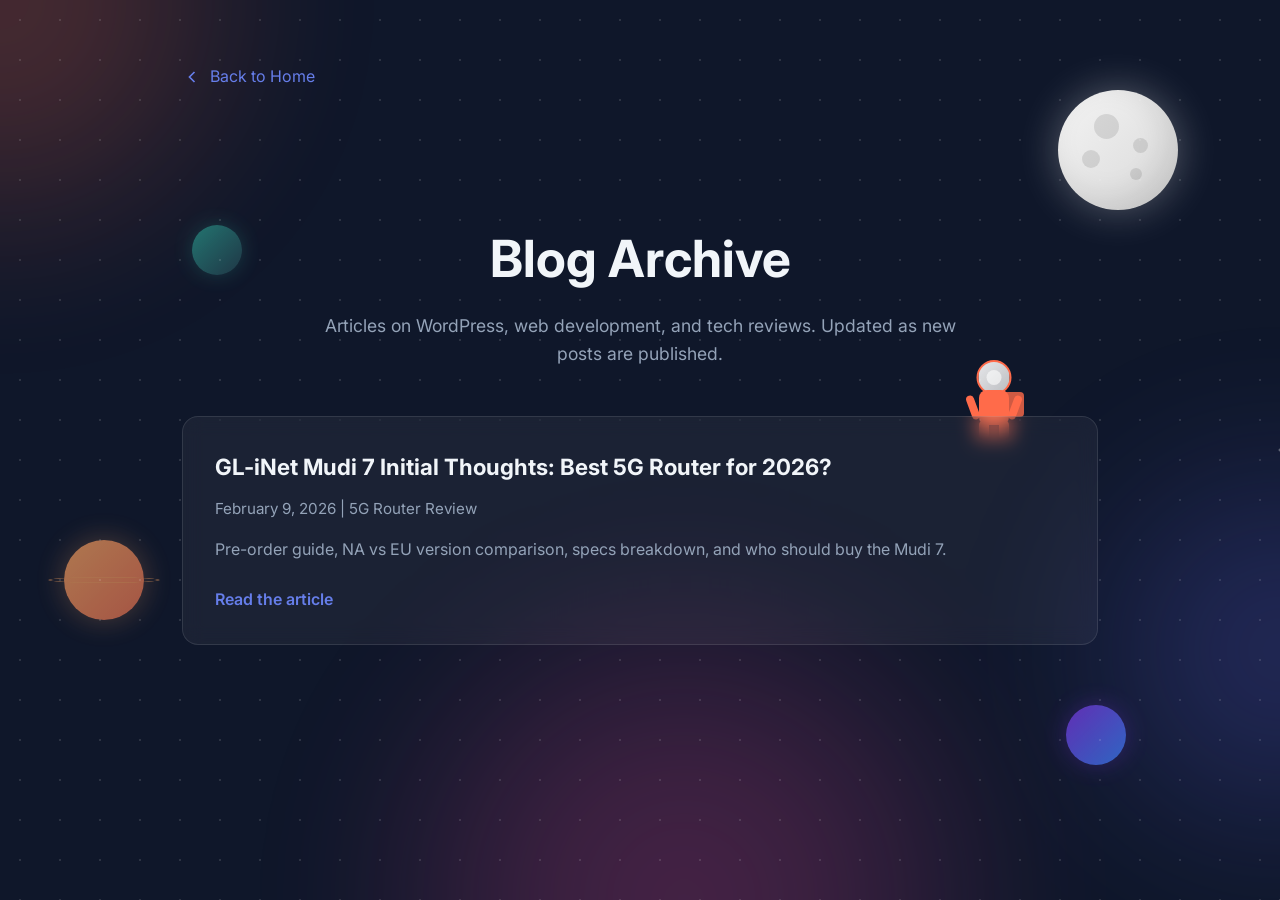
<file: blog/index.html>
<!DOCTYPE html>
<html lang="en">
<head>
	<meta charset="UTF-8">
	<meta name="viewport" content="width=device-width, initial-scale=1.0">
	<title>Blog Archive | Holden Grant Causing</title>
	<meta name="description" content="Blog archive for Holden Grant Causing. Browse articles on WordPress, web development, and tech reviews.">
	<link rel="canonical" href="https://holdengrant.github.io/blog/">
	<link rel="icon" href="../original-9dcd468fdea0d15ef9354dae872c78d0.jpg" type="image/jpeg">
	<link rel="stylesheet" href="../style.css">
	<link rel="preconnect" href="https://fonts.googleapis.com">
	<link rel="preconnect" href="https://fonts.gstatic.com" crossorigin>
	<link href="https://fonts.googleapis.com/css2?family=Inter:wght@300;400;500;600;700;800&display=swap" rel="stylesheet">
	<script type="application/ld+json">
	{
		"@context": "https://schema.org",
		"@type": "CollectionPage",
		"name": "Blog Archive",
		"url": "https://holdengrant.github.io/blog/",
		"description": "Archive of blog posts by Holden Grant Causing.",
		"mainEntity": {
			"@type": "ItemList",
			"itemListElement": [
				{
					"@type": "ListItem",
					"position": 1,
					"url": "https://holdengrant.github.io/blog/gl-inet-mudi-7-review.html",
					"name": "GL-iNet Mudi 7 Initial Thoughts: Best 5G Router for 2026? (NA vs EU Pre-Order Guide)"
				}
			]
		}
	}
	</script>
	<style>
		.archive-container {
			max-width: 980px;
			margin: 0 auto;
			padding: 4rem 2rem 6rem;
			position: relative;
			z-index: 10;
		}
		.archive-header {
			text-align: center;
			margin-bottom: 3rem;
		}
		.archive-title {
			font-size: clamp(2.2rem, 5vw, 3.2rem);
			color: var(--text-color);
			margin-bottom: 0.75rem;
		}
		.archive-subtitle {
			color: var(--text-secondary);
			font-size: 1.1rem;
			max-width: 680px;
			margin: 0 auto;
		}
		.archive-grid {
			display: grid;
			grid-template-columns: repeat(auto-fit, minmax(280px, 1fr));
			gap: 2rem;
		}
		.post-card {
			background: rgba(255, 255, 255, 0.05);
			border: 1px solid rgba(255, 255, 255, 0.1);
			border-radius: 16px;
			padding: 2rem;
			backdrop-filter: blur(10px);
			transition: transform 0.3s ease, border-color 0.3s ease;
		}
		.post-card:hover {
			transform: translateY(-4px);
			border-color: rgba(102, 126, 234, 0.5);
		}
		.post-title {
			color: var(--text-color);
			font-size: 1.4rem;
			margin: 0 0 0.75rem 0;
		}
		.post-meta {
			color: var(--text-secondary);
			font-size: 0.95rem;
			margin-bottom: 1rem;
		}
		.post-excerpt {
			color: var(--text-secondary);
			margin-bottom: 1.5rem;
			line-height: 1.6;
		}
		.post-link {
			color: #667eea;
			text-decoration: none;
			font-weight: 600;
		}
		.post-link:hover {
			color: #764ba2;
		}
		.back-link {
			display: inline-flex;
			align-items: center;
			gap: 0.5rem;
			color: #667eea;
			text-decoration: none;
			margin: 0 0 2rem;
			transition: all 0.3s ease;
		}
		.back-link:hover {
			gap: 1rem;
		}
	</style>
    <script src="https://analytics.ahrefs.com/analytics.js" data-key="SY9n9KmOPGX/zi27wK+/fg" async></script>
</head>
<body>
	<div class="animated-background">
		<div class="gradient-orb orb-1"></div>
		<div class="gradient-orb orb-2"></div>
		<div class="gradient-orb orb-3"></div>
	</div>

	<div class="space-container">
		<div class="stars-layer stars-small"></div>
		<div class="stars-layer stars-medium"></div>
		<div class="stars-layer stars-large"></div>

		<div class="moon">
			<div class="crater crater-1"></div>
			<div class="crater crater-2"></div>
			<div class="crater crater-3"></div>
			<div class="crater crater-4"></div>
		</div>

		<div class="planet planet-1">
			<div class="planet-ring"></div>
		</div>
		<div class="planet planet-2"></div>
		<div class="planet planet-3"></div>

		<div class="astronaut">
			<div class="astronaut-head">
				<div class="helmet-shine"></div>
			</div>
			<div class="astronaut-body"></div>
			<div class="astronaut-arm-left"></div>
			<div class="astronaut-arm-right"></div>
			<div class="astronaut-leg-left"></div>
			<div class="astronaut-leg-right"></div>
			<div class="astronaut-backpack"></div>
		</div>

		<div class="shooting-star shooting-star-1"></div>
		<div class="shooting-star shooting-star-2"></div>
		<div class="shooting-star shooting-star-3"></div>
	</div>

	<div class="dot-pattern"></div>

	<main class="archive-container">
		<a href="../index.html" class="back-link">
			<svg width="20" height="20" viewBox="0 0 24 24" fill="none" stroke="currentColor" stroke-width="2">
				<polyline points="15 18 9 12 15 6"></polyline>
			</svg>
			Back to Home
		</a>

		<header class="archive-header" style="min-height: auto;">
			<h1 class="archive-title">Blog Archive</h1>
			<p class="archive-subtitle">Articles on WordPress, web development, and tech reviews. Updated as new posts are published.</p>
		</header>

		<section class="archive-grid">
			<article class="post-card">
				<h2 class="post-title">GL-iNet Mudi 7 Initial Thoughts: Best 5G Router for 2026?</h2>
				<div class="post-meta">February 9, 2026 | 5G Router Review</div>
				<p class="post-excerpt">Pre-order guide, NA vs EU version comparison, specs breakdown, and who should buy the Mudi 7.</p>
				<a class="post-link" href="gl-inet-mudi-7-review.html">Read the article</a>
			</article>
		</section>
	</main>

	<script src="../script.js"></script>
</body>
</html>
</file>
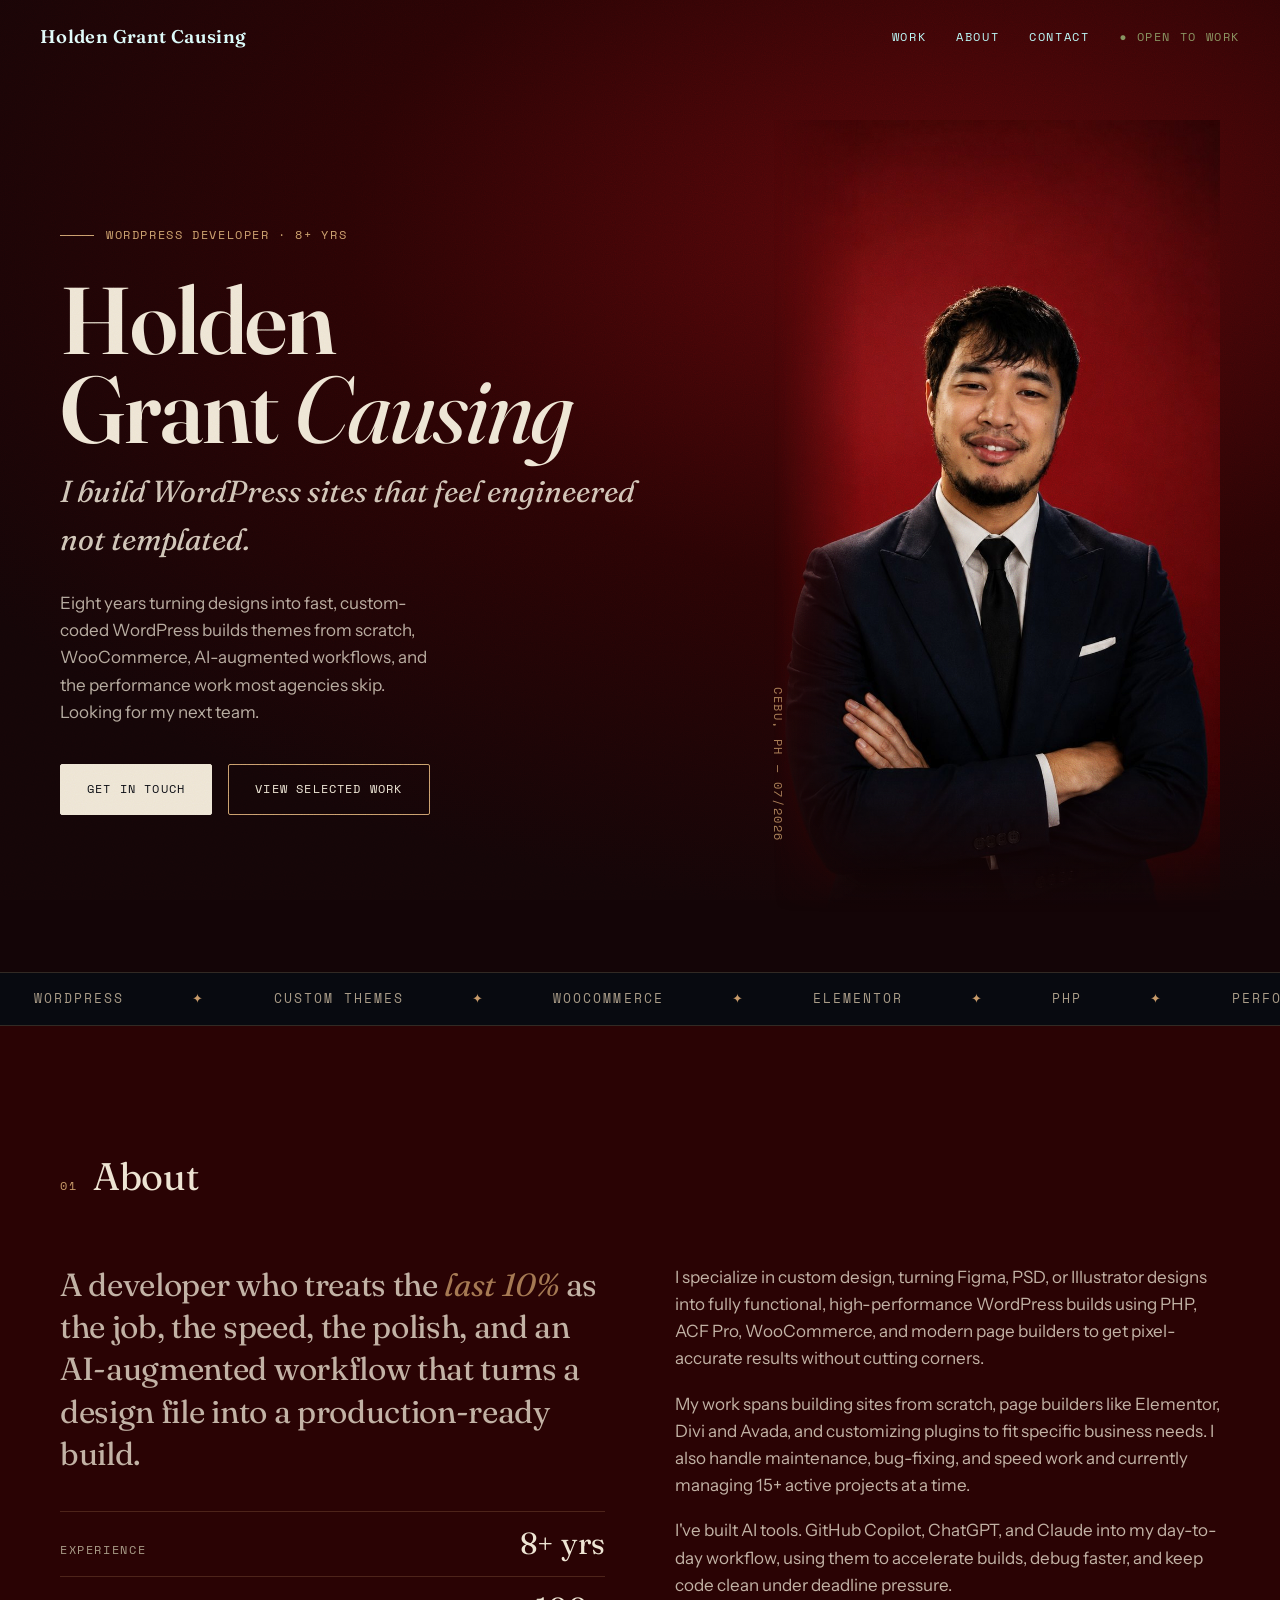
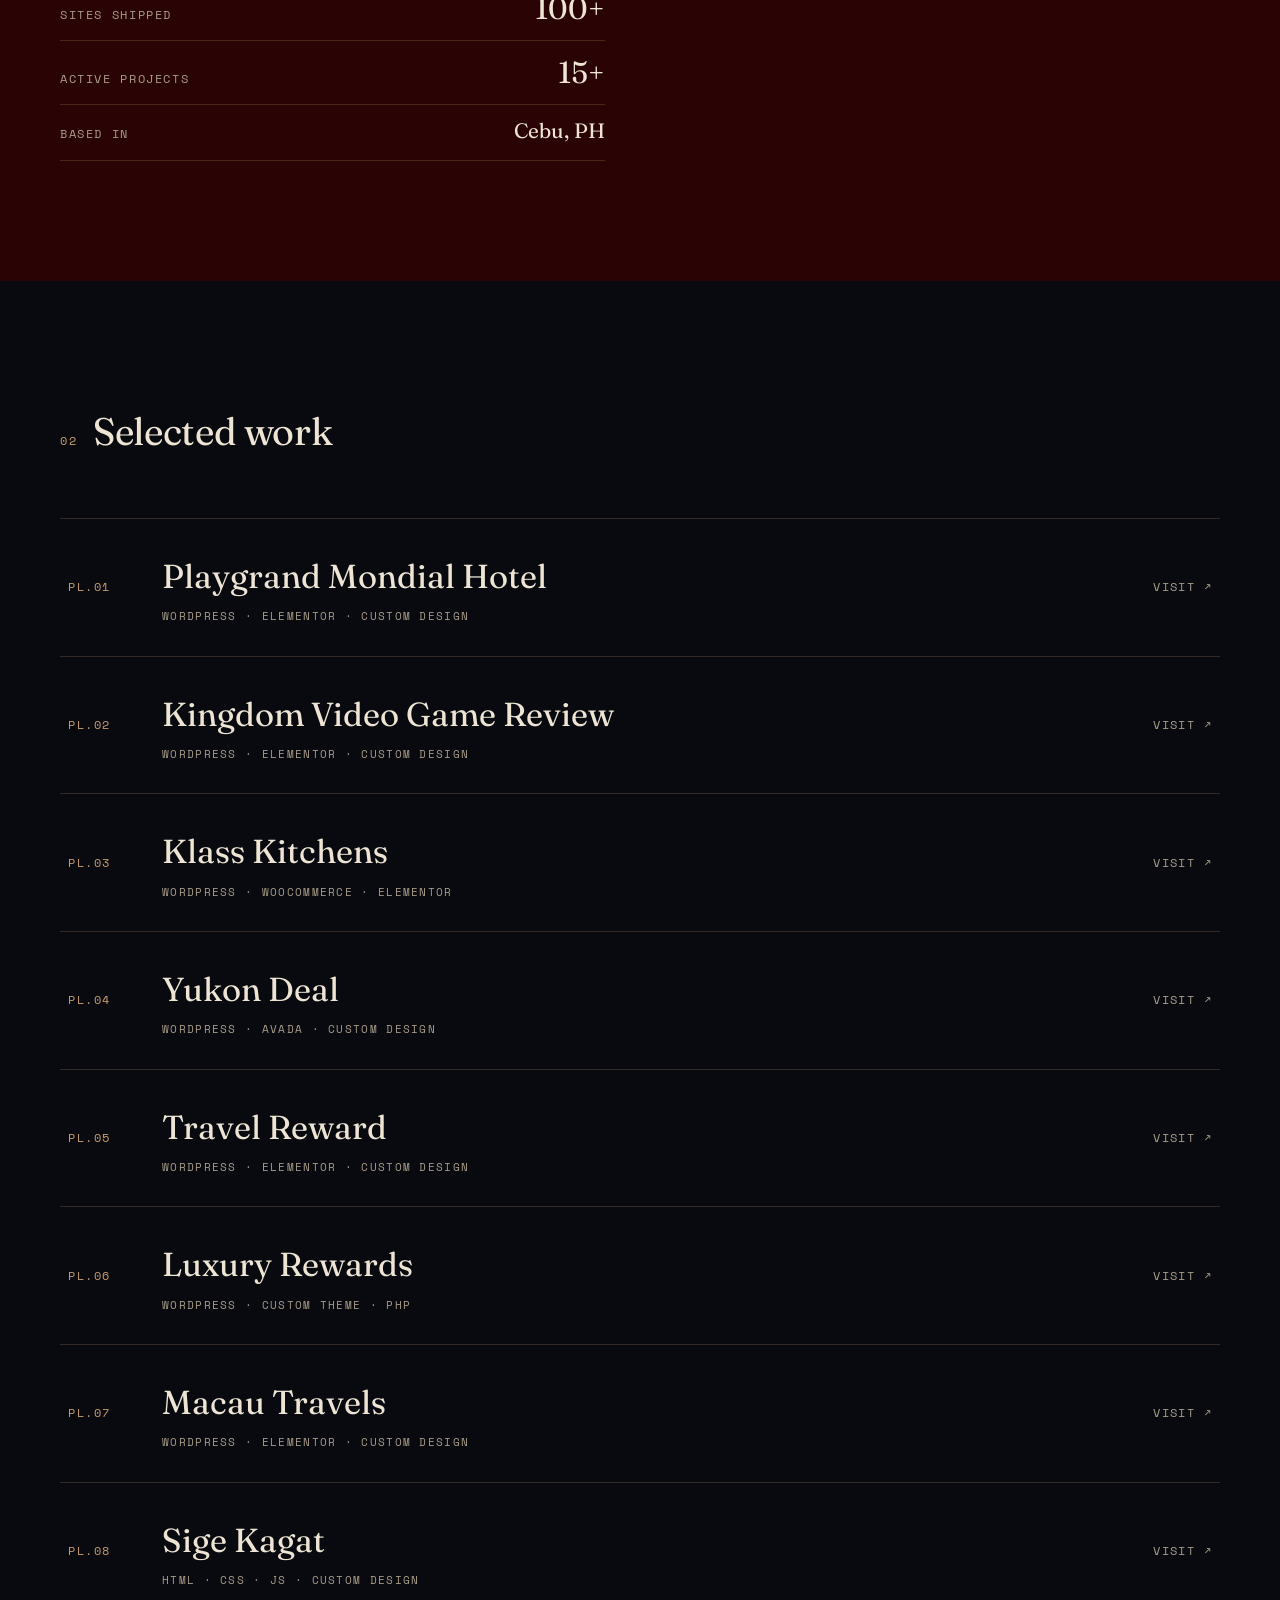
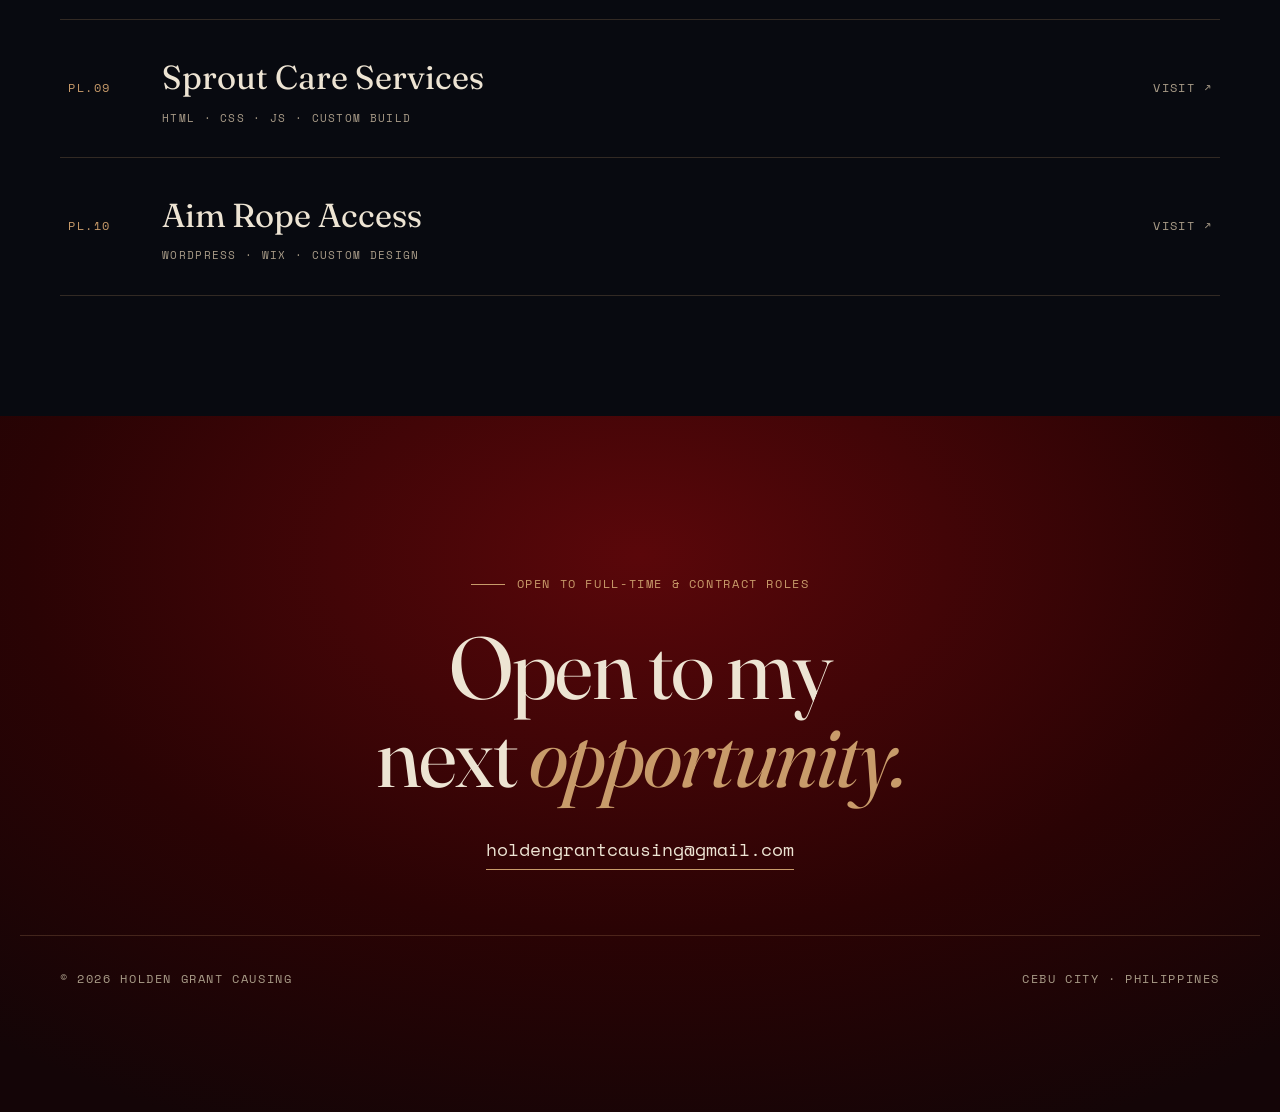
<file: holdengrant.github.io-main/index.html>
<!DOCTYPE html>
<html lang="en">
<head>
<meta charset="UTF-8">
<meta name="viewport" content="width=device-width, initial-scale=1.0">
<title>Holden Grant Causing — WordPress Developer</title>
<meta name="description" content="Holden Grant Causing provides WordPress development, custom theme builds, and performance optimization. View projects and contact for WordPress work.">
<meta name="robots" content="index,follow">
<link rel="canonical" href="https://holdengrant.github.io/">
<meta property="og:title" content="WordPress Development | Holden Grant Causing">
<meta property="og:description" content="WordPress development services including custom themes, performance optimization, and clean, functional websites.">
<meta property="og:type" content="website">
<meta property="og:url" content="https://holdengrant.github.io/">
<meta property="og:image" content="original-9dcd468fdea0d15ef9354dae872c78d0.jpg">
<meta name="twitter:card" content="summary_large_image">
<meta name="twitter:url" content="https://holdengrant.github.io/">
<link rel="icon" href="original-9dcd468fdea0d15ef9354dae872c78d0.jpg" type="image/jpeg">
<script type="application/ld+json">
{
    "@context": "https://schema.org",
    "@type": "Person",
    "name": "Holden Grant Causing",
    "jobTitle": "Web Developer",
    "description": "WordPress development specialist offering custom themes and performance optimization.",
    "url": "https://holdengrant.github.io/",
    "image": "original-9dcd468fdea0d15ef9354dae872c78d0.jpg",
    "sameAs": [
        "https://www.behance.net/holdengrantcausing"
    ]
}
</script>
<script src="https://analytics.ahrefs.com/analytics.js" data-key="SY9n9KmOPGX/zi27wK+/fg" async></script>
<link rel="preconnect" href="https://fonts.googleapis.com">
<link rel="preconnect" href="https://fonts.gstatic.com" crossorigin>
<link href="https://fonts.googleapis.com/css2?family=Fraunces:ital,opsz,wght@0,9..144,400;0,9..144,600;1,9..144,400&family=Instrument+Sans:wght@400;500&family=Space+Mono:wght@400;700&display=swap" rel="stylesheet">
<style>
  :root{
    --oxblood:#5A070A;      /* the crimson glow, straight from the photo */
    --oxblood-deep:#2A0304; /* vignette edges */
    --ink:#080A10;          /* the blue-black suit */
    --parchment:#EDE4D3;    /* warm cream type */
    --parchment-dim:#A99C88;/* secondary text */
    --brass:#C89B6A;        /* warm skin-tone accent for mono labels & rules */
    --hair:rgba(200,155,106,.22);
  }
  *{margin:0;padding:0;box-sizing:border-box}
  html{scroll-behavior:smooth}
  body{
    background:var(--ink);
    color:var(--parchment);
    font-family:"Instrument Sans",system-ui,sans-serif;
    font-size:17px;line-height:1.6;
    -webkit-font-smoothing:antialiased;
    overflow-x:hidden;
  }
  /* film grain over everything */
  body::after{
    content:"";position:fixed;inset:0;z-index:9;pointer-events:none;opacity:.5;
    mix-blend-mode:overlay;
    background-image:url("data:image/svg+xml,%3Csvg xmlns='http://www.w3.org/2000/svg' width='140' height='140'%3E%3Cfilter id='n'%3E%3CfeTurbulence type='fractalNoise' baseFrequency='0.9' numOctaves='2' stitchTiles='stitch'/%3E%3C/filter%3E%3Crect width='100%25' height='100%25' filter='url(%23n)' opacity='0.55'/%3E%3C/svg%3E");
  }
  .mono{font-family:"Space Mono",monospace;text-transform:uppercase;letter-spacing:.14em;font-size:.72rem}
  .wrap{max-width:1240px;margin:0 auto;padding:0 40px}
  a{color:inherit}

  /* ---------- NAV ---------- */
  nav{position:fixed;top:0;left:0;right:0;z-index:20;
    display:flex;align-items:center;justify-content:space-between;
    padding:22px 40px;mix-blend-mode:difference;color:#fff}
  nav .mark{font-family:"Fraunces",serif;font-weight:600;font-size:1.15rem;letter-spacing:.02em}
  nav .links{display:flex;gap:30px;align-items:center}
  nav .links a{text-decoration:none;transition:opacity .3s}
  nav .links a:hover{opacity:.5}
  @media(max-width:720px){nav .links a:not(.avail){display:none}}

  /* ---------- HERO ---------- */
  .hero{position:relative;min-height:100vh;display:flex;align-items:center;
    background:radial-gradient(ellipse 90% 70% at 74% 24%,var(--oxblood),var(--oxblood-deep) 52%,#140507 100%);
    overflow:hidden}
  .hero .grid{width:100%;max-width:1240px;margin:0 auto;padding:120px 40px 60px;
    display:grid;grid-template-columns:1.05fr .95fr;align-items:center;gap:20px}
  .eyebrow{color:var(--brass);display:inline-flex;align-items:center;gap:12px;margin-bottom:30px}
  .eyebrow::before{content:"";width:34px;height:1px;background:var(--brass);display:inline-block}
  h1.name{font-family:"Fraunces",serif;font-weight:600;line-height:.94;
    font-size:clamp(3rem,7.4vw,6.6rem);letter-spacing:-.02em;margin-bottom:8px}
  h1.name .thin{font-weight:400;font-style:italic;color:var(--parchment)}
  .role{font-family:"Fraunces",serif;font-style:italic;font-weight:400;
    font-size:clamp(1.3rem,2.4vw,1.9rem);color:var(--parchment);opacity:.85;margin:14px 0 26px}
  .lede{max-width:34ch;color:var(--parchment);opacity:.72;margin-bottom:38px}
  .cta-row{display:flex;gap:16px;flex-wrap:wrap;align-items:center}
  .btn{font-family:"Space Mono",monospace;text-transform:uppercase;letter-spacing:.1em;font-size:.74rem;
    padding:15px 26px;border:1px solid var(--brass);border-radius:2px;text-decoration:none;
    transition:.35s;display:inline-block}
  .btn.solid{background:var(--parchment);color:var(--ink);border-color:var(--parchment)}
  .btn.solid:hover{background:transparent;color:var(--parchment)}
  .btn.ghost:hover{background:var(--brass);color:var(--ink)}

  .portrait{position:relative;justify-self:end;align-self:end;height:88vh;max-height:820px}
  .portrait img{height:100%;width:auto;display:block;object-fit:contain;
    -webkit-mask-image:linear-gradient(to right,transparent,#000 20%),linear-gradient(to bottom,#000 82%,transparent);
    -webkit-mask-composite:source-in;mask-composite:intersect;
    mask-image:linear-gradient(to right,transparent,#000 20%),linear-gradient(to bottom,#000 82%,transparent)}
  .plate{position:absolute;left:-6px;bottom:70px;writing-mode:vertical-rl;
    color:var(--brass);opacity:.8}
  @media(max-width:900px){
    .hero .grid{grid-template-columns:1fr;padding-top:110px}
    .portrait{display:none}
  }

  /* ---------- MARQUEE ---------- */
  .strip{border-top:1px solid var(--hair);border-bottom:1px solid var(--hair);
    background:var(--ink);overflow:hidden;padding:16px 0}
  .track{display:flex;gap:0;white-space:nowrap;width:max-content;
    animation:slide 34s linear infinite}
  @media(prefers-reduced-motion:reduce){.track{animation:none}}
  .track span{color:var(--parchment-dim);font-family:"Space Mono",monospace;
    text-transform:uppercase;letter-spacing:.16em;font-size:.8rem;padding:0 34px;
    display:inline-flex;align-items:center;gap:34px}
  .track span::after{content:"✦";color:var(--brass)}
  @keyframes slide{to{transform:translateX(-50%)}}

  /* ---------- SECTIONS ---------- */
  section{position:relative}
  .sec-head{display:flex;align-items:baseline;gap:16px;margin-bottom:56px}
  .sec-head .num{color:var(--brass)}
  .sec-head h2{font-family:"Fraunces",serif;font-weight:400;font-size:clamp(1.7rem,3vw,2.4rem);letter-spacing:-.01em}

  .about{padding:120px 0;background:var(--oxblood-deep)}
  .about .grid{display:grid;grid-template-columns:1fr 1fr;gap:70px;align-items:start}
  .standfirst{font-family:"Fraunces",serif;font-weight:400;font-size:clamp(1.5rem,2.6vw,2rem);
    line-height:1.32;letter-spacing:-.01em}
  .standfirst em{font-style:italic;color:var(--brass)}
  .about p{color:var(--parchment);opacity:.78;margin-bottom:18px;max-width:52ch}
  .specs{margin-top:36px;border-top:1px solid var(--hair)}
  .specs .row{display:flex;justify-content:space-between;align-items:baseline;
    padding:16px 0;border-bottom:1px solid var(--hair)}
  .specs .k{color:var(--parchment-dim)}
  .specs .v{font-family:"Fraunces",serif;font-size:1.9rem;line-height:1}
  @media(max-width:820px){.about .grid{grid-template-columns:1fr;gap:40px}}

  .work{padding:120px 0}
  .work-list{border-top:1px solid var(--hair)}
  .item{display:grid;grid-template-columns:64px 1fr auto;gap:30px;align-items:center;
    padding:30px 8px;border-bottom:1px solid var(--hair);text-decoration:none;
    transition:padding .4s,background .4s;position:relative}
  .item:hover{padding-left:26px;background:linear-gradient(90deg,rgba(90,7,10,.35),transparent)}
  .item .pl{color:var(--brass)}
  .item .title{font-family:"Fraunces",serif;font-size:clamp(1.4rem,2.6vw,2.1rem);font-weight:400;
    transition:color .4s}
  .item:hover .title{color:var(--brass)}
  .item .tags{display:block;margin-top:6px;color:var(--parchment-dim);font-family:"Space Mono",monospace;
    font-size:.68rem;text-transform:uppercase;letter-spacing:.12em}
  .item .go{font-family:"Space Mono",monospace;font-size:.72rem;text-transform:uppercase;letter-spacing:.12em;
    color:var(--parchment-dim);white-space:nowrap;transition:color .4s}
  .item:hover .go{color:var(--parchment)}
  @media(max-width:640px){.item{grid-template-columns:40px 1fr;gap:16px}.item .go{display:none}}

  /* cursor-following work preview (desktop / hover devices) */
  .preview{position:fixed;top:0;left:0;z-index:8;width:340px;height:236px;pointer-events:none;
    border-radius:3px;overflow:hidden;opacity:0;transform:translate(-50%,-50%) scale(.94);
    transition:opacity .35s ease,transform .5s cubic-bezier(.2,.8,.2,1);
    box-shadow:0 30px 70px -20px rgba(0,0,0,.7);border:1px solid var(--hair)}
  .preview.show{opacity:1;transform:translate(-50%,-50%) scale(1)}
  .preview img{width:100%;height:100%;object-fit:cover;display:block}
  .preview::after{content:"";position:absolute;inset:0;
    background:linear-gradient(180deg,transparent 55%,rgba(42,3,4,.55))}
  @media(hover:none){.preview{display:none}}

  /* inline thumbnail (touch devices only) */
  .item .thumb{display:none}
  @media(hover:none){
    .item{grid-template-columns:64px 88px 1fr;gap:18px}
    .item .thumb{display:block;width:88px;height:62px;object-fit:cover;border-radius:2px;
      border:1px solid var(--hair)}
  }
  @media(hover:none) and (max-width:640px){
    .item{grid-template-columns:64px 1fr;gap:14px}
    .item .thumb{grid-column:1 / -1;width:100%;height:150px;margin-top:12px;order:3}
  }

  /* ---------- CONTACT ---------- */
  .contact{padding:150px 0 90px;text-align:center;
    background:radial-gradient(ellipse 80% 90% at 50% 20%,var(--oxblood),var(--oxblood-deep) 60%,#140507 100%)}
  .contact .big{font-family:"Fraunces",serif;font-weight:400;line-height:1;
    font-size:clamp(2.6rem,7vw,5.5rem);letter-spacing:-.02em;margin-bottom:36px}
  .contact .big em{font-style:italic;color:var(--brass)}
  .contact .mail{font-family:"Space Mono",monospace;font-size:clamp(.9rem,2vw,1.15rem);
    text-decoration:none;border-bottom:1px solid var(--brass);padding-bottom:6px;transition:.3s}
  .contact .mail:hover{color:var(--brass)}
  footer{display:flex;justify-content:space-between;flex-wrap:wrap;gap:16px;
    padding:34px 40px;border-top:1px solid var(--hair);max-width:1240px;margin:70px auto 0;
    color:var(--parchment-dim)}

  /* reveal */
  .reveal{opacity:0;transform:translateY(26px);transition:opacity .9s cubic-bezier(.2,.7,.2,1),transform .9s cubic-bezier(.2,.7,.2,1)}
  .reveal.in{opacity:1;transform:none}
  @media(prefers-reduced-motion:reduce){.reveal{opacity:1;transform:none;transition:none}}
</style>
</head>
<body>

<nav>
  <a href="#" class="mark" style="text-decoration:none">Holden Grant Causing</a>
  <div class="links mono">
    <a href="#work">Work</a>
    <a href="#about">About</a>
    <a href="#contact">Contact</a>
    <a href="#contact" class="avail" style="color:var(--brass)">● Open to work</a>
  </div>
</nav>

<!-- HERO -->
<header class="hero">
  <div class="grid">
    <div class="intro">
      <span class="eyebrow mono">WordPress Developer · 8+ yrs</span>
      <h1 class="name">Holden<br>Grant <span class="thin">Causing</span></h1>
      <p class="role">I build WordPress sites that feel engineered not templated.</p>
      <p class="lede">Eight years turning designs into fast, custom-coded WordPress builds themes from scratch, WooCommerce, AI-augmented workflows, and the performance work most agencies skip. Looking for my next team.</p>
      <div class="cta-row">
        <a href="#contact" class="btn solid">Get in touch</a>
        <a href="#work" class="btn ghost">View selected work</a>
      </div>
    </div>
    <div class="portrait">
      <span class="plate mono">Cebu, PH — 07/2026</span>
      <img src="[data-uri]" alt="Portrait of Holden Grant Causing">
    </div>
  </div>
</header>

<!-- STACK MARQUEE -->
<div class="strip" aria-hidden="true">
  <div class="track">
    <span>WordPress<span></span>Custom Themes<span></span>WooCommerce<span></span>Elementor<span></span>PHP<span></span>Performance<span></span>Divi <span></span> Avada<span></span>UI / UX<span></span>SEO(Technical) <span></span> AI Assested Dev</span>
    <span>WordPress<span></span>Custom Themes<span></span>WooCommerce<span></span>Elementor<span></span>PHP<span></span>Performance<span></span>Divi <span></span> Avada<span></span>UI / UX<span></span>SEO(Technical) <span></span> AI Assested Dev</span>
  </div>
</div>

<!-- ABOUT -->
<section class="about" id="about">
  <div class="wrap">
    <div class="sec-head reveal"><span class="num mono">01</span><h2>About</h2></div>
    <div class="grid">
      <div class="reveal">
        <p class="standfirst">A developer who treats the <em>last 10%</em> as the job, the speed, the polish, and an AI-augmented workflow that turns a design file into a production-ready build.</p>
        <div class="specs">
          <div class="row"><span class="k mono">Experience</span><span class="v">8+ yrs</span></div>
          <div class="row"><span class="k mono">Sites shipped</span><span class="v">100+</span></div>
          <div class="row"><span class="k mono">Active projects</span><span class="v">15+</span></div>
          <div class="row"><span class="k mono">Based in</span><span class="v" style="font-size:1.3rem">Cebu, PH</span></div>
        </div>
      </div>
      <div class="reveal">
        <p>I specialize in custom design, turning Figma, PSD, or Illustrator designs into fully functional, high-performance WordPress builds using PHP, ACF Pro, WooCommerce, and modern page builders to get pixel-accurate results without cutting corners.</p>
        <p>My work spans building sites from scratch, page builders like Elementor, Divi and Avada, and customizing plugins to fit specific business needs. I also handle maintenance, bug-fixing, and speed work and currently managing 15+ active projects at a time.</p>
        <p>I've built AI tools. GitHub Copilot, ChatGPT, and Claude into my day-to-day workflow, using them to accelerate builds, debug faster, and keep code clean under deadline pressure.</p>
      </div>
    </div>
  </div>
</section>

<!-- WORK -->
<section class="work" id="work">
  <div class="wrap">
    <div class="sec-head reveal"><span class="num mono">02</span><h2>Selected work</h2></div>
    <div class="work-list">
      <a class="item reveal" data-img="https://holdengrant.github.io/work-gallery/playgrandmondial.jpg" href="https://playgrandmondial.com/" target="_blank" rel="noopener">
        <span class="pl mono">Pl.01</span>
        <img class="thumb" src="https://holdengrant.github.io/work-gallery/playgrandmondial.jpg" alt="Playgrand Mondial Hotel" loading="lazy">
        <span><span class="title">Playgrand Mondial Hotel</span><span class="tags">WordPress · Elementor · Custom Design</span></span>
        <span class="go">Visit ↗</span>
      </a>
      <a class="item reveal" data-img="https://holdengrant.github.io/work-gallery/kingdomcummunity.webp" href="https://kingdomvideogamereview.com/" target="_blank" rel="noopener">
        <span class="pl mono">Pl.02</span>
        <img class="thumb" src="https://holdengrant.github.io/work-gallery/kingdomcummunity.webp" alt="Kingdom Video Game Review" loading="lazy">
        <span><span class="title">Kingdom Video Game Review</span><span class="tags">WordPress · Elementor · Custom Design</span></span>
        <span class="go">Visit ↗</span>
      </a>
      <a class="item reveal" data-img="https://holdengrant.github.io/work-gallery/kitchen.webp" href="https://www.klasskitchens.uk/" target="_blank" rel="noopener">
        <span class="pl mono">Pl.03</span>
        <img class="thumb" src="https://holdengrant.github.io/work-gallery/kitchen.webp" alt="Klass Kitchens" loading="lazy">
        <span><span class="title">Klass Kitchens</span><span class="tags">WordPress · WooCommerce · Elementor</span></span>
        <span class="go">Visit ↗</span>
      </a>
      <a class="item reveal" data-img="https://holdengrant.github.io/work-gallery/yukondeal.webp" href="https://yukondeal.com/" target="_blank" rel="noopener">
        <span class="pl mono">Pl.04</span>
        <img class="thumb" src="https://holdengrant.github.io/work-gallery/yukondeal.webp" alt="Yukon Deal" loading="lazy">
        <span><span class="title">Yukon Deal</span><span class="tags">WordPress · Avada · Custom Design</span></span>
        <span class="go">Visit ↗</span>
      </a>
      <a class="item reveal" data-img="https://holdengrant.github.io/work-gallery/travelreward.webp" href="https://travelreward.com/" target="_blank" rel="noopener">
        <span class="pl mono">Pl.05</span>
        <img class="thumb" src="https://holdengrant.github.io/work-gallery/travelreward.webp" alt="Travel Reward" loading="lazy">
        <span><span class="title">Travel Reward</span><span class="tags">WordPress · Elementor · Custom Design</span></span>
        <span class="go">Visit ↗</span>
      </a>
      <a class="item reveal" data-img="https://holdengrant.github.io/work-gallery/luxuryrewards.webp" href="https://luxuryrewards.com/" target="_blank" rel="noopener">
        <span class="pl mono">Pl.06</span>
        <img class="thumb" src="https://holdengrant.github.io/work-gallery/luxuryrewards.webp" alt="Luxury Rewards" loading="lazy">
        <span><span class="title">Luxury Rewards</span><span class="tags">WordPress · Custom Theme · PHP</span></span>
        <span class="go">Visit ↗</span>
      </a>
      <a class="item reveal" data-img="https://holdengrant.github.io/work-gallery/macautravels.webp" href="https://templatekit01.lifebitsdaily.com/" target="_blank" rel="noopener">
        <span class="pl mono">Pl.07</span>
        <img class="thumb" src="https://holdengrant.github.io/work-gallery/macautravels.webp" alt="Macau Travels" loading="lazy">
        <span><span class="title">Macau Travels</span><span class="tags">WordPress · Elementor · Custom Design</span></span>
        <span class="go">Visit ↗</span>
      </a>
      <a class="item reveal" data-img="https://holdengrant.github.io/work-gallery/kagat.jpg" href="https://sige-kagat.netlify.app/" target="_blank" rel="noopener">
        <span class="pl mono">Pl.08</span>
        <img class="thumb" src="https://holdengrant.github.io/work-gallery/kagat.jpg" alt="Sige Kagat" loading="lazy">
        <span><span class="title">Sige Kagat</span><span class="tags">HTML · CSS · JS · Custom Design</span></span>
        <span class="go">Visit ↗</span>
      </a>
      <a class="item reveal" data-img="https://holdengrant.github.io/work-gallery/sproutcareservices.co-site.jpg" href="https://sproutcareservices.co/" target="_blank" rel="noopener">
        <span class="pl mono">Pl.09</span>
        <img class="thumb" src="https://holdengrant.github.io/work-gallery/sproutcareservices.co-site.jpg" alt="Sprout Care Services" loading="lazy">
        <span><span class="title">Sprout Care Services</span><span class="tags">HTML · CSS · JS · Custom Build</span></span>
        <span class="go">Visit ↗</span>
      </a>
      <a class="item reveal" data-img="https://holdengrant.github.io/work-gallery/aimrope.jpg" href="https://aimropeaccess.netlify.app/concept-5/" target="_blank" rel="noopener">
        <span class="pl mono">Pl.10</span>
        <img class="thumb" src="https://holdengrant.github.io/work-gallery/aimrope.jpg" alt="Aim Rope Access" loading="lazy">
        <span><span class="title">Aim Rope Access</span><span class="tags">WordPress · WIX · Custom Design</span></span>
        <span class="go">Visit ↗</span>
      </a>
    </div>
  </div>
</section>

<!-- CONTACT -->
<section class="contact" id="contact">
  <div class="wrap">
    <p class="eyebrow mono reveal" style="justify-content:center">Open to full-time &amp; contract roles</p>
    <h3 class="big reveal">Open to my<br>next <em>opportunity.</em></h3>
    <a class="mail reveal" href="mailto:holdengrantcausing@gmail.com">holdengrantcausing@gmail.com</a>
  </div>
  <footer>
    <span class="mono">© 2026 Holden Grant Causing</span>
    <span class="mono">Cebu City · Philippines</span>
  </footer>
</section>

<script>
  const io = new IntersectionObserver((es)=>{
    es.forEach(e=>{ if(e.isIntersecting){ e.target.classList.add('in'); io.unobserve(e.target);} });
  },{threshold:.12});
  document.querySelectorAll('.reveal').forEach(el=>io.observe(el));

  // cursor-following work preview (hover devices only)
  if(window.matchMedia('(hover:hover)').matches){
    const prev=document.createElement('div');
    prev.className='preview';
    const pimg=document.createElement('img');
    prev.appendChild(pimg);
    document.body.appendChild(prev);
    let tx=0,ty=0,cx=0,cy=0,raf=null;
    const loop=()=>{cx+=(tx-cx)*.16;cy+=(ty-cy)*.16;
      prev.style.left=cx+'px';prev.style.top=cy+'px';raf=requestAnimationFrame(loop);};
    document.querySelectorAll('.item').forEach(item=>{
      item.addEventListener('mouseenter',()=>{
        pimg.src=item.dataset.img;prev.classList.add('show');
        if(!raf) raf=requestAnimationFrame(loop);
      });
      item.addEventListener('mousemove',e=>{tx=e.clientX;ty=e.clientY;});
      item.addEventListener('mouseleave',()=>{
        prev.classList.remove('show');
        if(raf){cancelAnimationFrame(raf);raf=null;}
      });
    });
  }
</script>
</body>
</html>
</file>
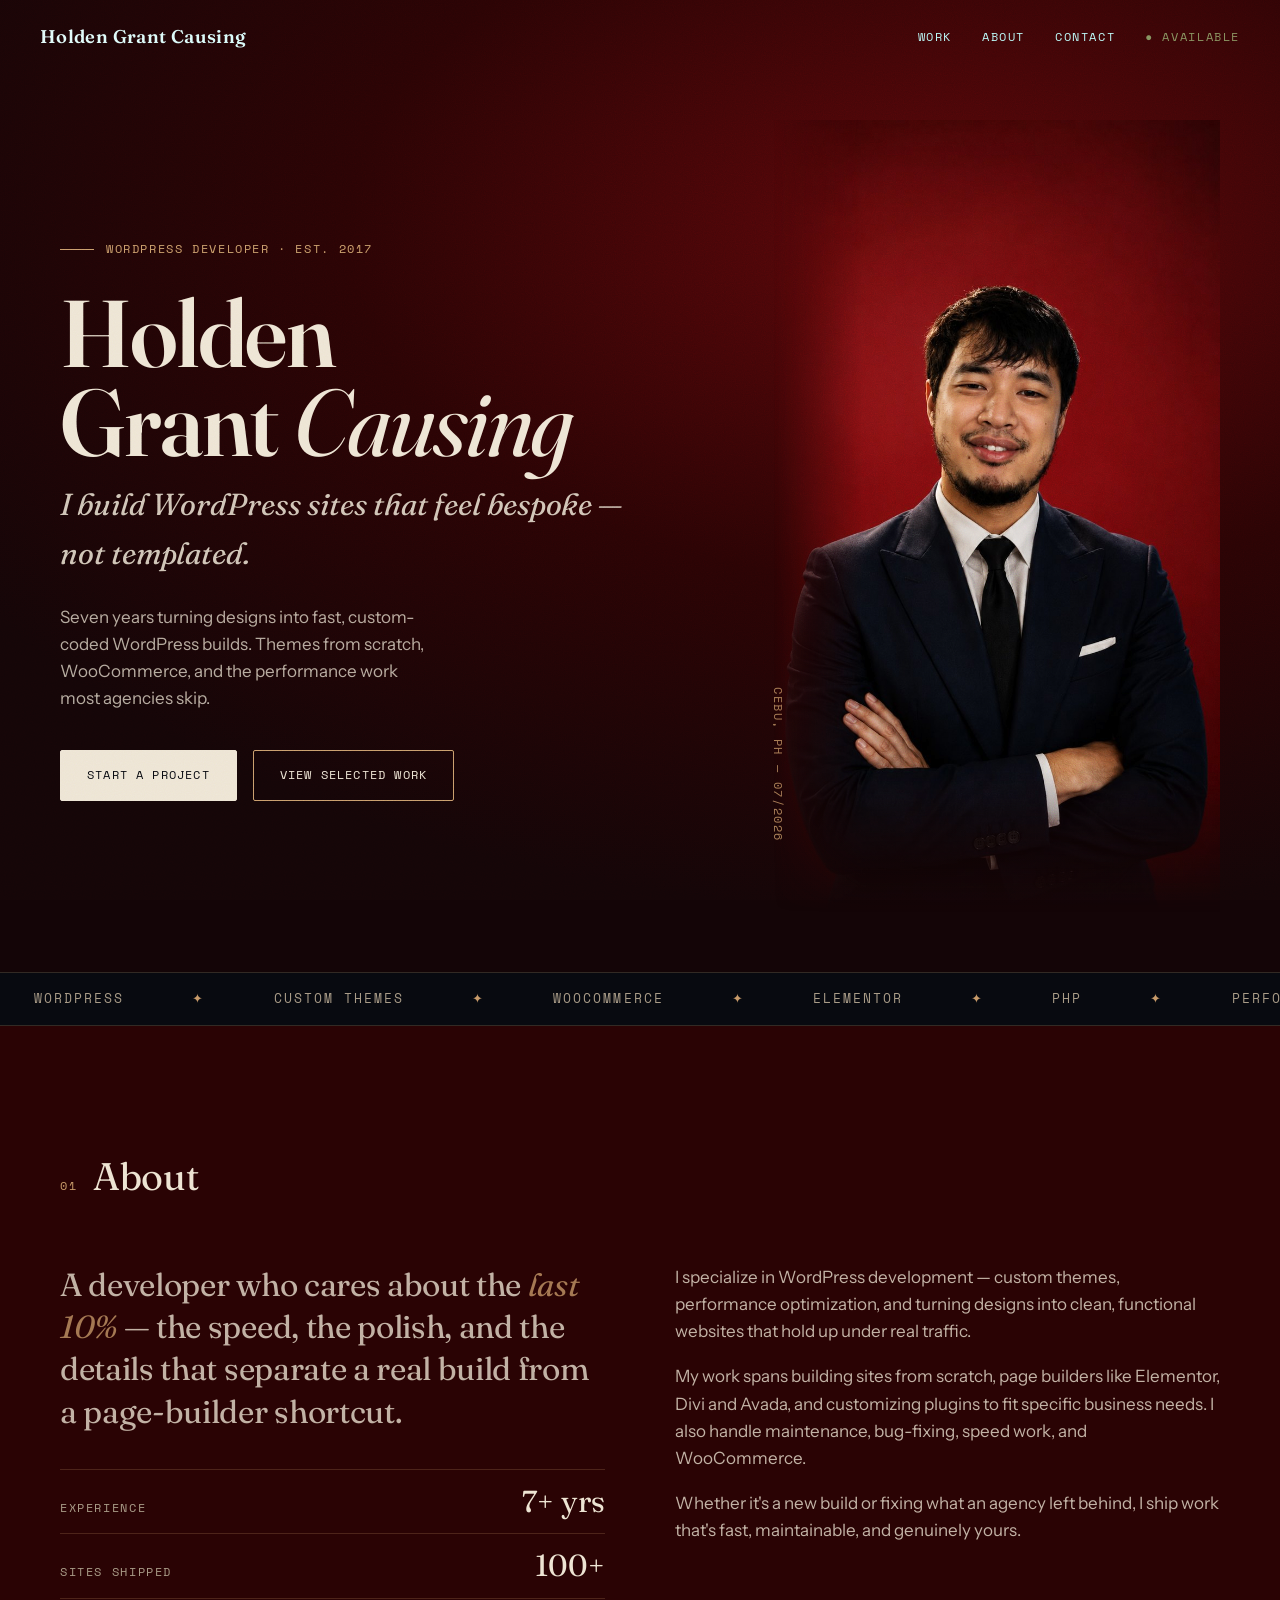
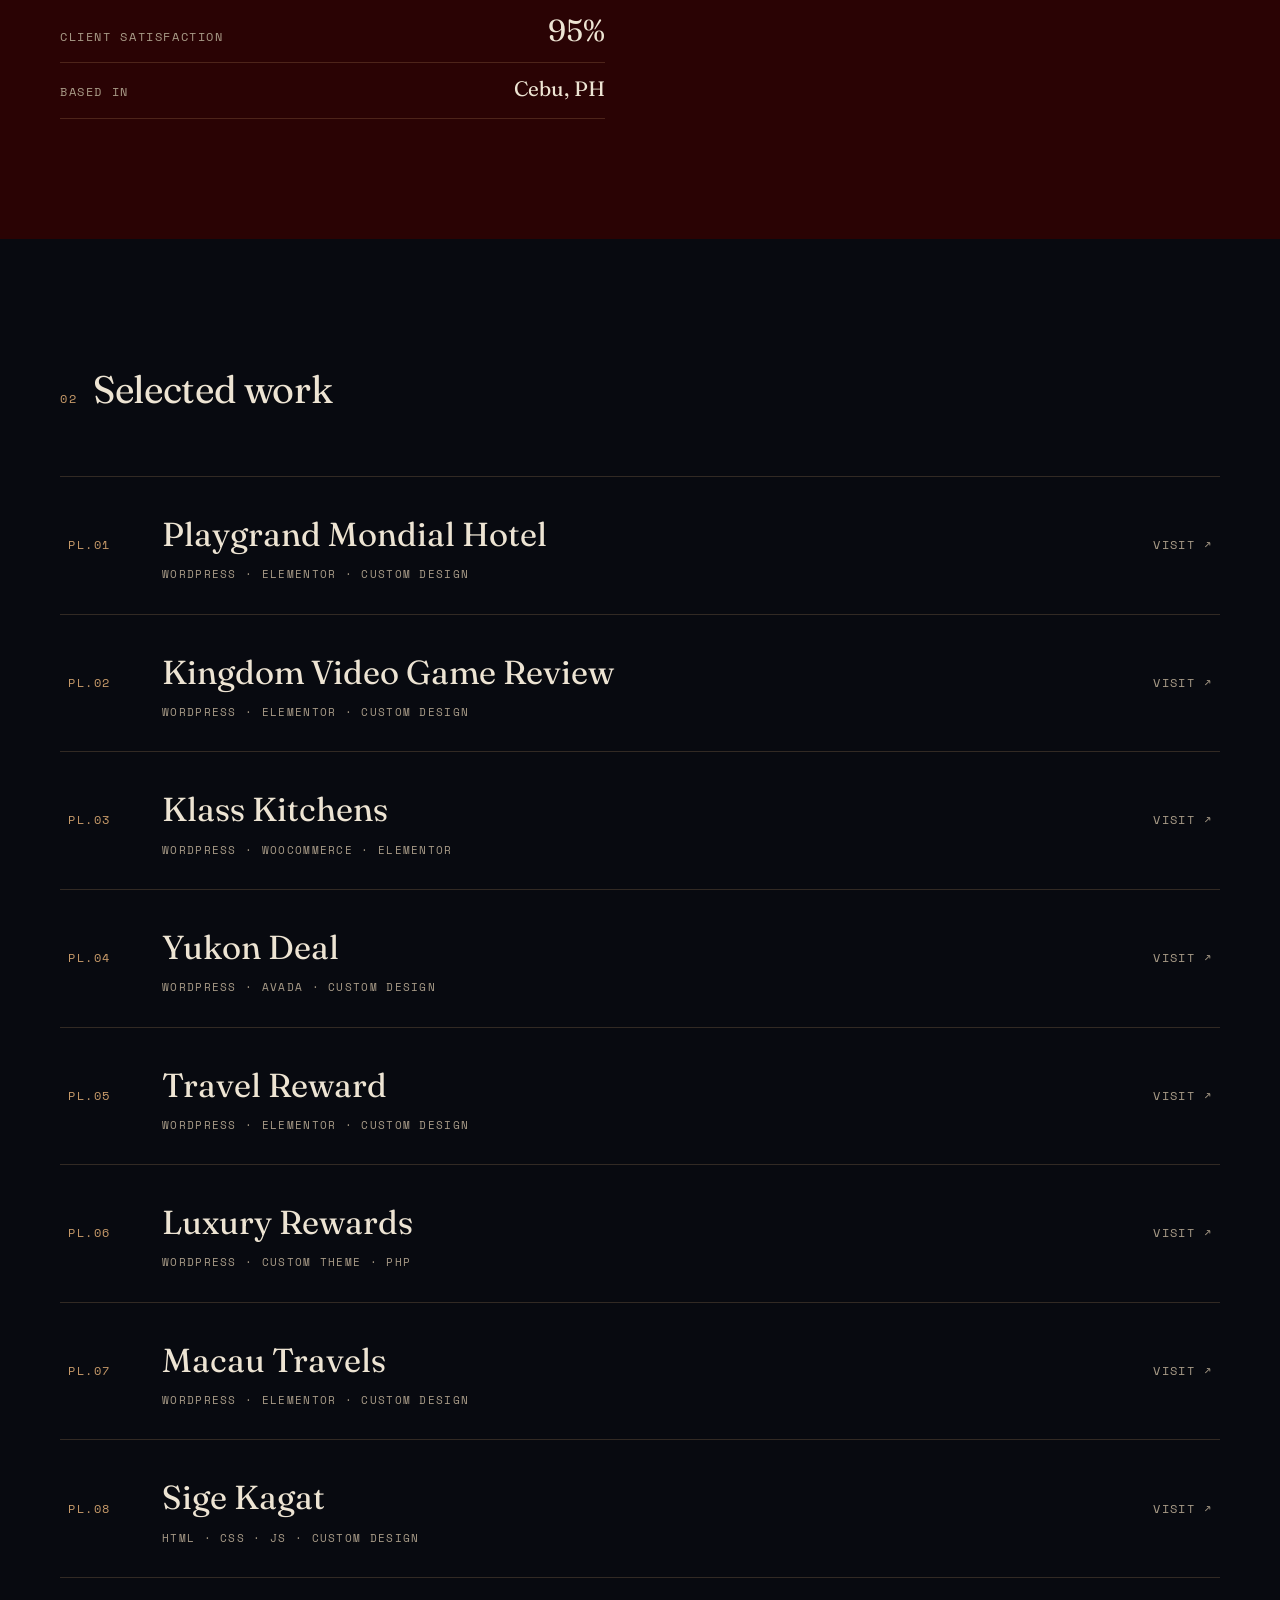
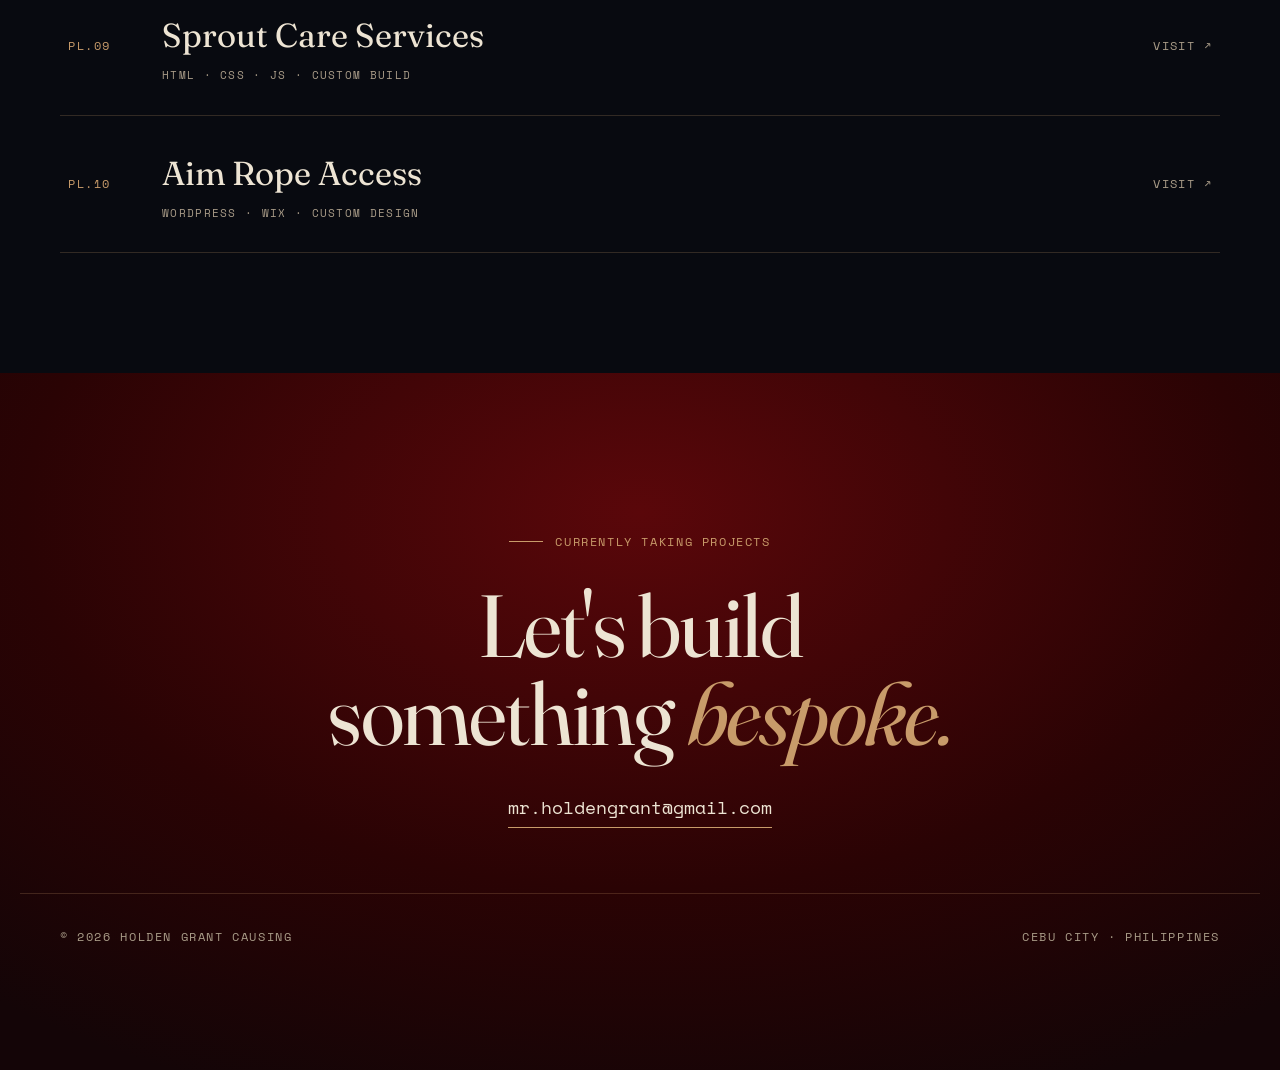
<file: holden-portfolio.html>
<!DOCTYPE html>
<html lang="en">
<head>
<meta charset="UTF-8">
<meta name="viewport" content="width=device-width, initial-scale=1.0">
<title>Holden Grant Causing — WordPress Developer</title>
<meta name="description" content="Holden Grant Causing provides WordPress development, custom theme builds, and performance optimization. View projects and contact for WordPress work.">
<meta name="robots" content="index,follow">
<link rel="canonical" href="https://holdengrant.github.io/">
<meta property="og:title" content="WordPress Development | Holden Grant Causing">
<meta property="og:description" content="WordPress development services including custom themes, performance optimization, and clean, functional websites.">
<meta property="og:type" content="website">
<meta property="og:url" content="https://holdengrant.github.io/">
<meta property="og:image" content="original-9dcd468fdea0d15ef9354dae872c78d0.jpg">
<meta name="twitter:card" content="summary_large_image">
<meta name="twitter:url" content="https://holdengrant.github.io/">
<link rel="icon" href="original-9dcd468fdea0d15ef9354dae872c78d0.jpg" type="image/jpeg">
<script type="application/ld+json">
{
    "@context": "https://schema.org",
    "@type": "Person",
    "name": "Holden Grant Causing",
    "jobTitle": "Web Developer",
    "description": "WordPress development specialist offering custom themes and performance optimization.",
    "url": "https://holdengrant.github.io/",
    "image": "original-9dcd468fdea0d15ef9354dae872c78d0.jpg",
    "sameAs": [
        "https://www.behance.net/holdengrantcausing"
    ]
}
</script>
<script src="https://analytics.ahrefs.com/analytics.js" data-key="SY9n9KmOPGX/zi27wK+/fg" async></script>
<link rel="preconnect" href="https://fonts.googleapis.com">
<link rel="preconnect" href="https://fonts.gstatic.com" crossorigin>
<link href="https://fonts.googleapis.com/css2?family=Fraunces:ital,opsz,wght@0,9..144,400;0,9..144,600;1,9..144,400&family=Instrument+Sans:wght@400;500&family=Space+Mono:wght@400;700&display=swap" rel="stylesheet">
<style>
  :root{
    --oxblood:#5A070A;      /* the crimson glow, straight from the photo */
    --oxblood-deep:#2A0304; /* vignette edges */
    --ink:#080A10;          /* the blue-black suit */
    --parchment:#EDE4D3;    /* warm cream type */
    --parchment-dim:#A99C88;/* secondary text */
    --brass:#C89B6A;        /* warm skin-tone accent for mono labels & rules */
    --hair:rgba(200,155,106,.22);
  }
  *{margin:0;padding:0;box-sizing:border-box}
  html{scroll-behavior:smooth}
  body{
    background:var(--ink);
    color:var(--parchment);
    font-family:"Instrument Sans",system-ui,sans-serif;
    font-size:17px;line-height:1.6;
    -webkit-font-smoothing:antialiased;
    overflow-x:hidden;
  }
  /* film grain over everything */
  body::after{
    content:"";position:fixed;inset:0;z-index:9;pointer-events:none;opacity:.5;
    mix-blend-mode:overlay;
    background-image:url("data:image/svg+xml,%3Csvg xmlns='http://www.w3.org/2000/svg' width='140' height='140'%3E%3Cfilter id='n'%3E%3CfeTurbulence type='fractalNoise' baseFrequency='0.9' numOctaves='2' stitchTiles='stitch'/%3E%3C/filter%3E%3Crect width='100%25' height='100%25' filter='url(%23n)' opacity='0.55'/%3E%3C/svg%3E");
  }
  .mono{font-family:"Space Mono",monospace;text-transform:uppercase;letter-spacing:.14em;font-size:.72rem}
  .wrap{max-width:1240px;margin:0 auto;padding:0 40px}
  a{color:inherit}

  /* ---------- NAV ---------- */
  nav{position:fixed;top:0;left:0;right:0;z-index:20;
    display:flex;align-items:center;justify-content:space-between;
    padding:22px 40px;mix-blend-mode:difference;color:#fff}
  nav .mark{font-family:"Fraunces",serif;font-weight:600;font-size:1.15rem;letter-spacing:.02em}
  nav .links{display:flex;gap:30px;align-items:center}
  nav .links a{text-decoration:none;transition:opacity .3s}
  nav .links a:hover{opacity:.5}
  @media(max-width:720px){nav .links a:not(.avail){display:none}}

  /* ---------- HERO ---------- */
  .hero{position:relative;min-height:100vh;display:flex;align-items:center;
    background:radial-gradient(ellipse 90% 70% at 74% 24%,var(--oxblood),var(--oxblood-deep) 52%,#140507 100%);
    overflow:hidden}
  .hero .grid{width:100%;max-width:1240px;margin:0 auto;padding:120px 40px 60px;
    display:grid;grid-template-columns:1.05fr .95fr;align-items:center;gap:20px}
  .eyebrow{color:var(--brass);display:inline-flex;align-items:center;gap:12px;margin-bottom:30px}
  .eyebrow::before{content:"";width:34px;height:1px;background:var(--brass);display:inline-block}
  h1.name{font-family:"Fraunces",serif;font-weight:600;line-height:.94;
    font-size:clamp(3rem,7.4vw,6.6rem);letter-spacing:-.02em;margin-bottom:8px}
  h1.name .thin{font-weight:400;font-style:italic;color:var(--parchment)}
  .role{font-family:"Fraunces",serif;font-style:italic;font-weight:400;
    font-size:clamp(1.3rem,2.4vw,1.9rem);color:var(--parchment);opacity:.85;margin:14px 0 26px}
  .lede{max-width:34ch;color:var(--parchment);opacity:.72;margin-bottom:38px}
  .cta-row{display:flex;gap:16px;flex-wrap:wrap;align-items:center}
  .btn{font-family:"Space Mono",monospace;text-transform:uppercase;letter-spacing:.1em;font-size:.74rem;
    padding:15px 26px;border:1px solid var(--brass);border-radius:2px;text-decoration:none;
    transition:.35s;display:inline-block}
  .btn.solid{background:var(--parchment);color:var(--ink);border-color:var(--parchment)}
  .btn.solid:hover{background:transparent;color:var(--parchment)}
  .btn.ghost:hover{background:var(--brass);color:var(--ink)}

  .portrait{position:relative;justify-self:end;align-self:end;height:88vh;max-height:820px}
  .portrait img{height:100%;width:auto;display:block;object-fit:contain;
    -webkit-mask-image:linear-gradient(to right,transparent,#000 20%),linear-gradient(to bottom,#000 82%,transparent);
    -webkit-mask-composite:source-in;mask-composite:intersect;
    mask-image:linear-gradient(to right,transparent,#000 20%),linear-gradient(to bottom,#000 82%,transparent)}
  .plate{position:absolute;left:-6px;bottom:70px;writing-mode:vertical-rl;
    color:var(--brass);opacity:.8}
  @media(max-width:900px){
    .hero .grid{grid-template-columns:1fr;padding-top:110px}
    .portrait{display:none}
  }

  /* ---------- MARQUEE ---------- */
  .strip{border-top:1px solid var(--hair);border-bottom:1px solid var(--hair);
    background:var(--ink);overflow:hidden;padding:16px 0}
  .track{display:flex;gap:0;white-space:nowrap;width:max-content;
    animation:slide 34s linear infinite}
  @media(prefers-reduced-motion:reduce){.track{animation:none}}
  .track span{color:var(--parchment-dim);font-family:"Space Mono",monospace;
    text-transform:uppercase;letter-spacing:.16em;font-size:.8rem;padding:0 34px;
    display:inline-flex;align-items:center;gap:34px}
  .track span::after{content:"✦";color:var(--brass)}
  @keyframes slide{to{transform:translateX(-50%)}}

  /* ---------- SECTIONS ---------- */
  section{position:relative}
  .sec-head{display:flex;align-items:baseline;gap:16px;margin-bottom:56px}
  .sec-head .num{color:var(--brass)}
  .sec-head h2{font-family:"Fraunces",serif;font-weight:400;font-size:clamp(1.7rem,3vw,2.4rem);letter-spacing:-.01em}

  .about{padding:120px 0;background:var(--oxblood-deep)}
  .about .grid{display:grid;grid-template-columns:1fr 1fr;gap:70px;align-items:start}
  .standfirst{font-family:"Fraunces",serif;font-weight:400;font-size:clamp(1.5rem,2.6vw,2rem);
    line-height:1.32;letter-spacing:-.01em}
  .standfirst em{font-style:italic;color:var(--brass)}
  .about p{color:var(--parchment);opacity:.78;margin-bottom:18px;max-width:52ch}
  .specs{margin-top:36px;border-top:1px solid var(--hair)}
  .specs .row{display:flex;justify-content:space-between;align-items:baseline;
    padding:16px 0;border-bottom:1px solid var(--hair)}
  .specs .k{color:var(--parchment-dim)}
  .specs .v{font-family:"Fraunces",serif;font-size:1.9rem;line-height:1}
  @media(max-width:820px){.about .grid{grid-template-columns:1fr;gap:40px}}

  .work{padding:120px 0}
  .work-list{border-top:1px solid var(--hair)}
  .item{display:grid;grid-template-columns:64px 1fr auto;gap:30px;align-items:center;
    padding:30px 8px;border-bottom:1px solid var(--hair);text-decoration:none;
    transition:padding .4s,background .4s;position:relative}
  .item:hover{padding-left:26px;background:linear-gradient(90deg,rgba(90,7,10,.35),transparent)}
  .item .pl{color:var(--brass)}
  .item .title{font-family:"Fraunces",serif;font-size:clamp(1.4rem,2.6vw,2.1rem);font-weight:400;
    transition:color .4s}
  .item:hover .title{color:var(--brass)}
  .item .tags{display:block;margin-top:6px;color:var(--parchment-dim);font-family:"Space Mono",monospace;
    font-size:.68rem;text-transform:uppercase;letter-spacing:.12em}
  .item .go{font-family:"Space Mono",monospace;font-size:.72rem;text-transform:uppercase;letter-spacing:.12em;
    color:var(--parchment-dim);white-space:nowrap;transition:color .4s}
  .item:hover .go{color:var(--parchment)}
  @media(max-width:640px){.item{grid-template-columns:40px 1fr;gap:16px}.item .go{display:none}}

  /* cursor-following work preview (desktop / hover devices) */
  .preview{position:fixed;top:0;left:0;z-index:8;width:340px;height:236px;pointer-events:none;
    border-radius:3px;overflow:hidden;opacity:0;transform:translate(-50%,-50%) scale(.94);
    transition:opacity .35s ease,transform .5s cubic-bezier(.2,.8,.2,1);
    box-shadow:0 30px 70px -20px rgba(0,0,0,.7);border:1px solid var(--hair)}
  .preview.show{opacity:1;transform:translate(-50%,-50%) scale(1)}
  .preview img{width:100%;height:100%;object-fit:cover;display:block}
  .preview::after{content:"";position:absolute;inset:0;
    background:linear-gradient(180deg,transparent 55%,rgba(42,3,4,.55))}
  @media(hover:none){.preview{display:none}}

  /* inline thumbnail (touch devices only) */
  .item .thumb{display:none}
  @media(hover:none){
    .item{grid-template-columns:64px 88px 1fr;gap:18px}
    .item .thumb{display:block;width:88px;height:62px;object-fit:cover;border-radius:2px;
      border:1px solid var(--hair)}
  }
  @media(hover:none) and (max-width:640px){
    .item{grid-template-columns:64px 1fr;gap:14px}
    .item .thumb{grid-column:1 / -1;width:100%;height:150px;margin-top:12px;order:3}
  }

  /* ---------- CONTACT ---------- */
  .contact{padding:150px 0 90px;text-align:center;
    background:radial-gradient(ellipse 80% 90% at 50% 20%,var(--oxblood),var(--oxblood-deep) 60%,#140507 100%)}
  .contact .big{font-family:"Fraunces",serif;font-weight:400;line-height:1;
    font-size:clamp(2.6rem,7vw,5.5rem);letter-spacing:-.02em;margin-bottom:36px}
  .contact .big em{font-style:italic;color:var(--brass)}
  .contact .mail{font-family:"Space Mono",monospace;font-size:clamp(.9rem,2vw,1.15rem);
    text-decoration:none;border-bottom:1px solid var(--brass);padding-bottom:6px;transition:.3s}
  .contact .mail:hover{color:var(--brass)}
  footer{display:flex;justify-content:space-between;flex-wrap:wrap;gap:16px;
    padding:34px 40px;border-top:1px solid var(--hair);max-width:1240px;margin:70px auto 0;
    color:var(--parchment-dim)}

  /* reveal */
  .reveal{opacity:0;transform:translateY(26px);transition:opacity .9s cubic-bezier(.2,.7,.2,1),transform .9s cubic-bezier(.2,.7,.2,1)}
  .reveal.in{opacity:1;transform:none}
  @media(prefers-reduced-motion:reduce){.reveal{opacity:1;transform:none;transition:none}}
</style>
</head>
<body>

<nav>
  <a href="#" class="mark" style="text-decoration:none">Holden Grant Causing</a>
  <div class="links mono">
    <a href="#work">Work</a>
    <a href="#about">About</a>
    <a href="#contact">Contact</a>
    <a href="#contact" class="avail" style="color:var(--brass)">● Available</a>
  </div>
</nav>

<!-- HERO -->
<header class="hero">
  <div class="grid">
    <div class="intro">
      <span class="eyebrow mono">WordPress Developer · Est. 2017</span>
      <h1 class="name">Holden<br>Grant <span class="thin">Causing</span></h1>
      <p class="role">I build WordPress sites that feel bespoke — not templated.</p>
      <p class="lede">Seven years turning designs into fast, custom-coded WordPress builds. Themes from scratch, WooCommerce, and the performance work most agencies skip.</p>
      <div class="cta-row">
        <a href="#contact" class="btn solid">Start a project</a>
        <a href="#work" class="btn ghost">View selected work</a>
      </div>
    </div>
    <div class="portrait">
      <span class="plate mono">Cebu, PH — 07/2026</span>
      <img src="[data-uri]" alt="Portrait of Holden Grant Causing">
    </div>
  </div>
</header>

<!-- STACK MARQUEE -->
<div class="strip" aria-hidden="true">
  <div class="track">
    <span>
      WordPress
      <span></span>
      Custom Themes
      <span></span>
      WooCommerce
      <span></span>
      Elementor
      <span></span>
      PHP
      <span></span>
      Performance
      <span></span>
      Divi 
      <span></span> 
      Avada
      <span></span>
      UI / UX
    </span>
    <span>WordPress<span></span>Custom Themes<span></span>WooCommerce<span></span>Elementor<span></span>PHP<span></span>Performance<span></span>Divi <span></span> Avada<span></span>UI / UX</span>
  </div>
</div>

<!-- ABOUT -->
<section class="about" id="about">
  <div class="wrap">
    <div class="sec-head reveal"><span class="num mono">01</span><h2>About</h2></div>
    <div class="grid">
      <div class="reveal">
        <p class="standfirst">A developer who cares about the <em>last 10%</em> — the speed, the polish, and the details that separate a real build from a page-builder shortcut.</p>
        <div class="specs">
          <div class="row"><span class="k mono">Experience</span><span class="v">7+ yrs</span></div>
          <div class="row"><span class="k mono">Sites shipped</span><span class="v">100+</span></div>
          <div class="row"><span class="k mono">Client satisfaction</span><span class="v">95%</span></div>
          <div class="row"><span class="k mono">Based in</span><span class="v" style="font-size:1.3rem">Cebu, PH</span></div>
        </div>
      </div>
      <div class="reveal">
        <p>I specialize in WordPress development — custom themes, performance optimization, and turning designs into clean, functional websites that hold up under real traffic.</p>
        <p>My work spans building sites from scratch, page builders like Elementor, Divi and Avada, and customizing plugins to fit specific business needs. I also handle maintenance, bug-fixing, speed work, and WooCommerce.</p>
        <p>Whether it's a new build or fixing what an agency left behind, I ship work that's fast, maintainable, and genuinely yours.</p>
      </div>
    </div>
  </div>
</section>

<!-- WORK -->
<section class="work" id="work">
  <div class="wrap">
    <div class="sec-head reveal"><span class="num mono">02</span><h2>Selected work</h2></div>
    <div class="work-list">
      <a class="item reveal" data-img="https://holdengrant.github.io/work-gallery/playgrandmondial.jpg" href="https://playgrandmondial.com/" target="_blank" rel="noopener">
        <span class="pl mono">Pl.01</span>
        <img class="thumb" src="https://holdengrant.github.io/work-gallery/playgrandmondial.jpg" alt="Playgrand Mondial Hotel" loading="lazy">
        <span><span class="title">Playgrand Mondial Hotel</span><span class="tags">WordPress · Elementor · Custom Design</span></span>
        <span class="go">Visit ↗</span>
      </a>
      <a class="item reveal" data-img="https://holdengrant.github.io/work-gallery/kingdomcummunity.webp" href="https://kingdomvideogamereview.com/" target="_blank" rel="noopener">
        <span class="pl mono">Pl.02</span>
        <img class="thumb" src="https://holdengrant.github.io/work-gallery/kingdomcummunity.webp" alt="Kingdom Video Game Review" loading="lazy">
        <span><span class="title">Kingdom Video Game Review</span><span class="tags">WordPress · Elementor · Custom Design</span></span>
        <span class="go">Visit ↗</span>
      </a>
      <a class="item reveal" data-img="https://holdengrant.github.io/work-gallery/kitchen.webp" href="https://www.klasskitchens.uk/" target="_blank" rel="noopener">
        <span class="pl mono">Pl.03</span>
        <img class="thumb" src="https://holdengrant.github.io/work-gallery/kitchen.webp" alt="Klass Kitchens" loading="lazy">
        <span><span class="title">Klass Kitchens</span><span class="tags">WordPress · WooCommerce · Elementor</span></span>
        <span class="go">Visit ↗</span>
      </a>
      <a class="item reveal" data-img="https://holdengrant.github.io/work-gallery/yukondeal.webp" href="https://yukondeal.com/" target="_blank" rel="noopener">
        <span class="pl mono">Pl.04</span>
        <img class="thumb" src="https://holdengrant.github.io/work-gallery/yukondeal.webp" alt="Yukon Deal" loading="lazy">
        <span><span class="title">Yukon Deal</span><span class="tags">WordPress · Avada · Custom Design</span></span>
        <span class="go">Visit ↗</span>
      </a>
      <a class="item reveal" data-img="https://holdengrant.github.io/work-gallery/travelreward.webp" href="https://travelreward.com/" target="_blank" rel="noopener">
        <span class="pl mono">Pl.05</span>
        <img class="thumb" src="https://holdengrant.github.io/work-gallery/travelreward.webp" alt="Travel Reward" loading="lazy">
        <span><span class="title">Travel Reward</span><span class="tags">WordPress · Elementor · Custom Design</span></span>
        <span class="go">Visit ↗</span>
      </a>
      <a class="item reveal" data-img="https://holdengrant.github.io/work-gallery/luxuryrewards.webp" href="https://luxuryrewards.com/" target="_blank" rel="noopener">
        <span class="pl mono">Pl.06</span>
        <img class="thumb" src="https://holdengrant.github.io/work-gallery/luxuryrewards.webp" alt="Luxury Rewards" loading="lazy">
        <span><span class="title">Luxury Rewards</span><span class="tags">WordPress · Custom Theme · PHP</span></span>
        <span class="go">Visit ↗</span>
      </a>
      <a class="item reveal" data-img="https://holdengrant.github.io/work-gallery/macautravels.webp" href="https://templatekit01.lifebitsdaily.com/" target="_blank" rel="noopener">
        <span class="pl mono">Pl.07</span>
        <img class="thumb" src="https://holdengrant.github.io/work-gallery/macautravels.webp" alt="Macau Travels" loading="lazy">
        <span><span class="title">Macau Travels</span><span class="tags">WordPress · Elementor · Custom Design</span></span>
        <span class="go">Visit ↗</span>
      </a>
      <a class="item reveal" data-img="https://holdengrant.github.io/work-gallery/kagat.jpg" href="https://sige-kagat.netlify.app/" target="_blank" rel="noopener">
        <span class="pl mono">Pl.08</span>
        <img class="thumb" src="https://holdengrant.github.io/work-gallery/kagat.jpg" alt="Sige Kagat" loading="lazy">
        <span><span class="title">Sige Kagat</span><span class="tags">HTML · CSS · JS · Custom Design</span></span>
        <span class="go">Visit ↗</span>
      </a>
      <a class="item reveal" data-img="https://holdengrant.github.io/work-gallery/sproutcareservices.co-site.jpg" href="https://sproutcareservices.co/" target="_blank" rel="noopener">
        <span class="pl mono">Pl.09</span>
        <img class="thumb" src="https://holdengrant.github.io/work-gallery/sproutcareservices.co-site.jpg" alt="Sprout Care Services" loading="lazy">
        <span><span class="title">Sprout Care Services</span><span class="tags">HTML · CSS · JS · Custom Build</span></span>
        <span class="go">Visit ↗</span>
      </a>
      <a class="item reveal" data-img="https://holdengrant.github.io/work-gallery/aimrope.jpg" href="https://aimropeaccess.netlify.app/concept-5/" target="_blank" rel="noopener">
        <span class="pl mono">Pl.10</span>
        <img class="thumb" src="https://holdengrant.github.io/work-gallery/aimrope.jpg" alt="Aim Rope Access" loading="lazy">
        <span><span class="title">Aim Rope Access</span><span class="tags">WordPress · WIX · Custom Design</span></span>
        <span class="go">Visit ↗</span>
      </a>
    </div>
  </div>
</section>

<!-- CONTACT -->
<section class="contact" id="contact">
  <div class="wrap">
    <p class="eyebrow mono reveal" style="justify-content:center">Currently taking projects</p>
    <h3 class="big reveal">Let's build<br>something <em>bespoke.</em></h3>
    <a class="mail reveal" href="mailto:mr.holdengrant@gmail.com">mr.holdengrant@gmail.com</a>
  </div>
  <footer>
    <span class="mono">© 2026 Holden Grant Causing</span>
    <span class="mono">Cebu City · Philippines</span>
  </footer>
</section>

<script>
  const io = new IntersectionObserver((es)=>{
    es.forEach(e=>{ if(e.isIntersecting){ e.target.classList.add('in'); io.unobserve(e.target);} });
  },{threshold:.12});
  document.querySelectorAll('.reveal').forEach(el=>io.observe(el));

  // cursor-following work preview (hover devices only)
  if(window.matchMedia('(hover:hover)').matches){
    const prev=document.createElement('div');
    prev.className='preview';
    const pimg=document.createElement('img');
    prev.appendChild(pimg);
    document.body.appendChild(prev);
    let tx=0,ty=0,cx=0,cy=0,raf=null;
    const loop=()=>{cx+=(tx-cx)*.16;cy+=(ty-cy)*.16;
      prev.style.left=cx+'px';prev.style.top=cy+'px';raf=requestAnimationFrame(loop);};
    document.querySelectorAll('.item').forEach(item=>{
      item.addEventListener('mouseenter',()=>{
        pimg.src=item.dataset.img;prev.classList.add('show');
        if(!raf) raf=requestAnimationFrame(loop);
      });
      item.addEventListener('mousemove',e=>{tx=e.clientX;ty=e.clientY;});
      item.addEventListener('mouseleave',()=>{
        prev.classList.remove('show');
        if(raf){cancelAnimationFrame(raf);raf=null;}
      });
    });
  }
</script>
</body>
</html>
</file>
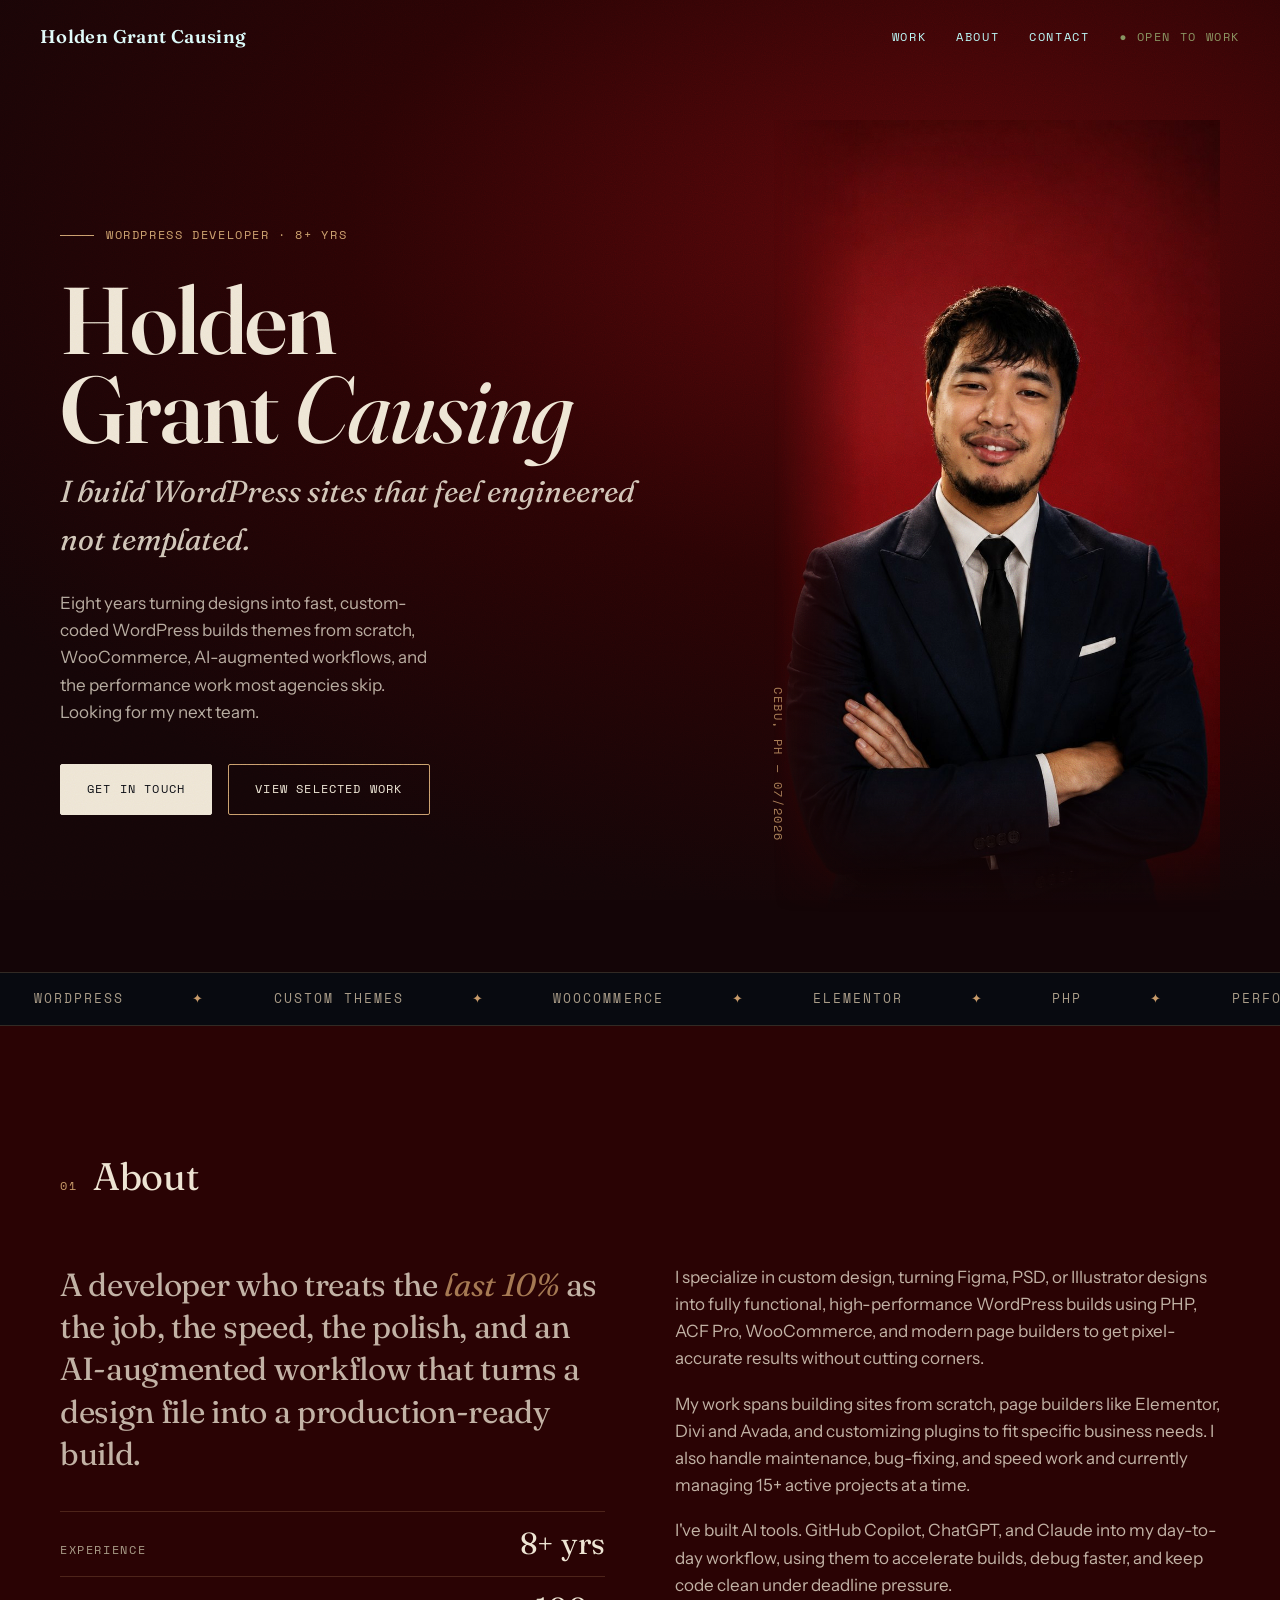
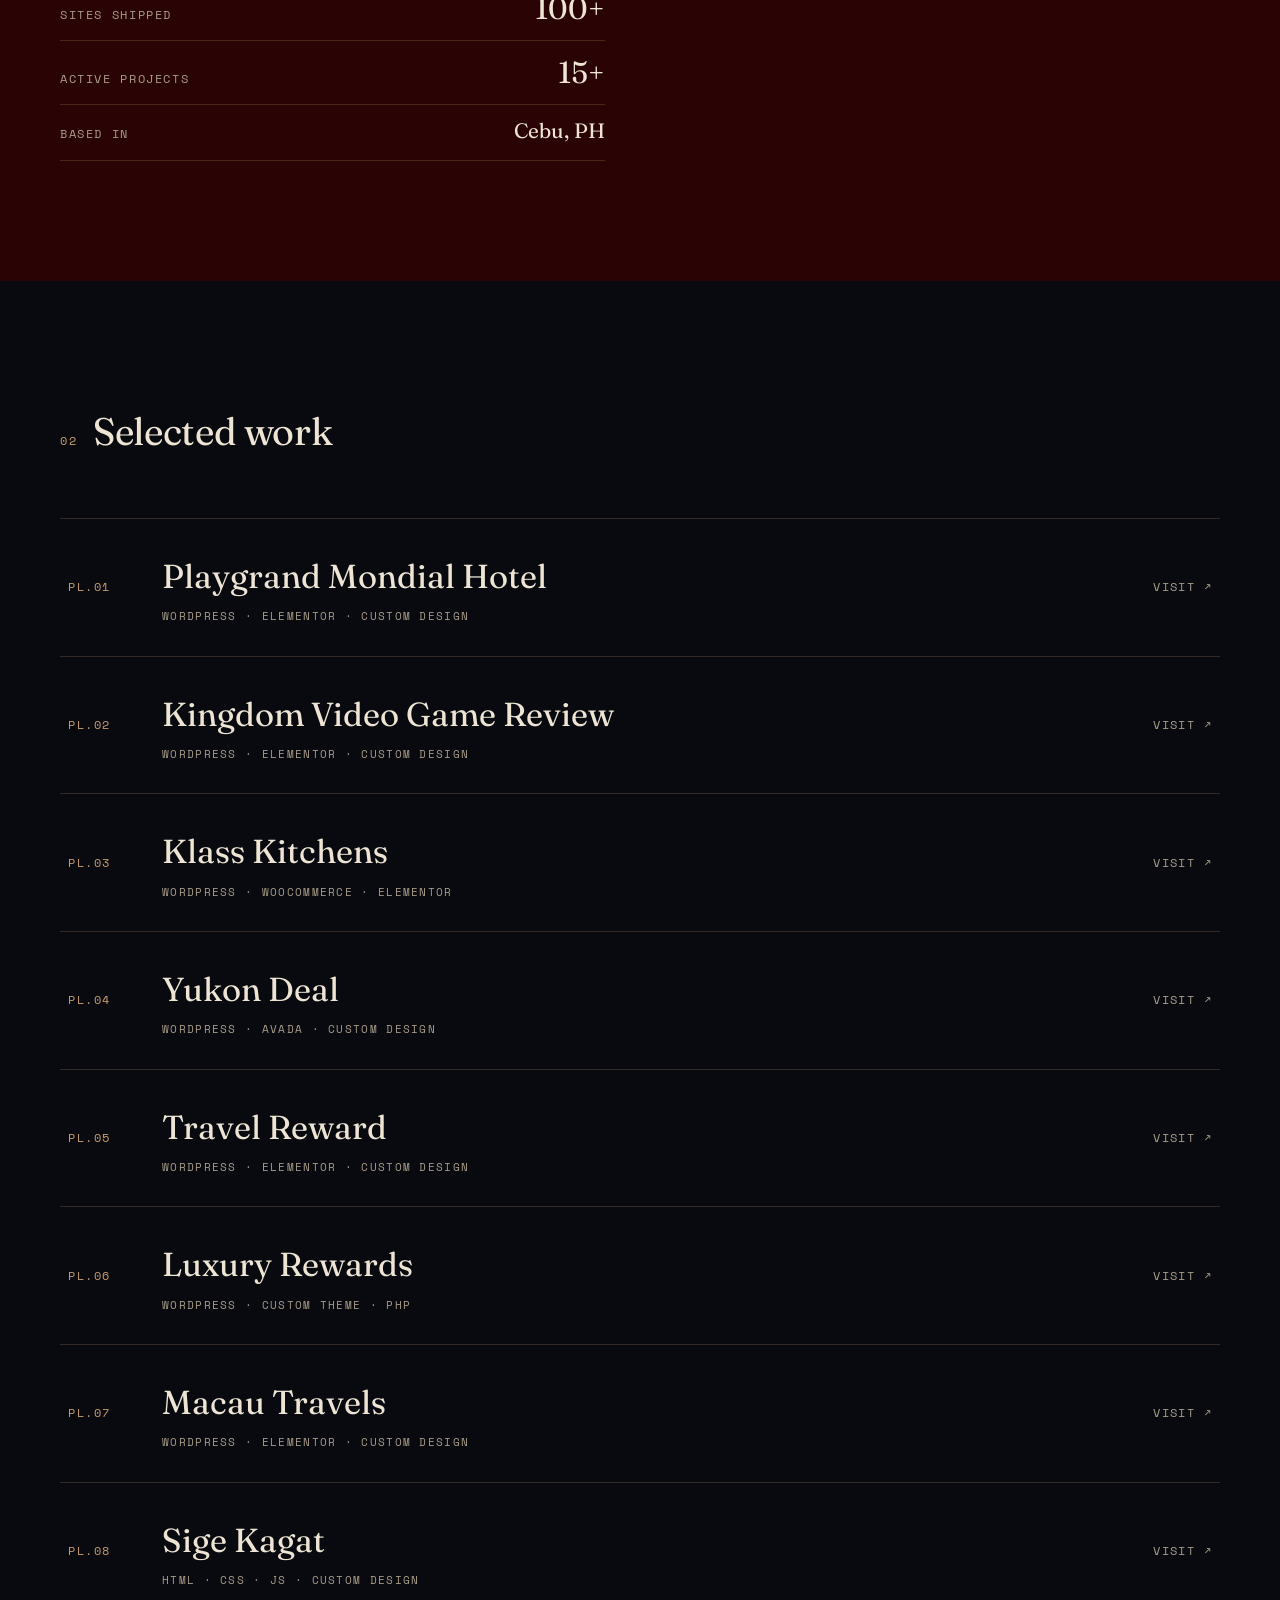
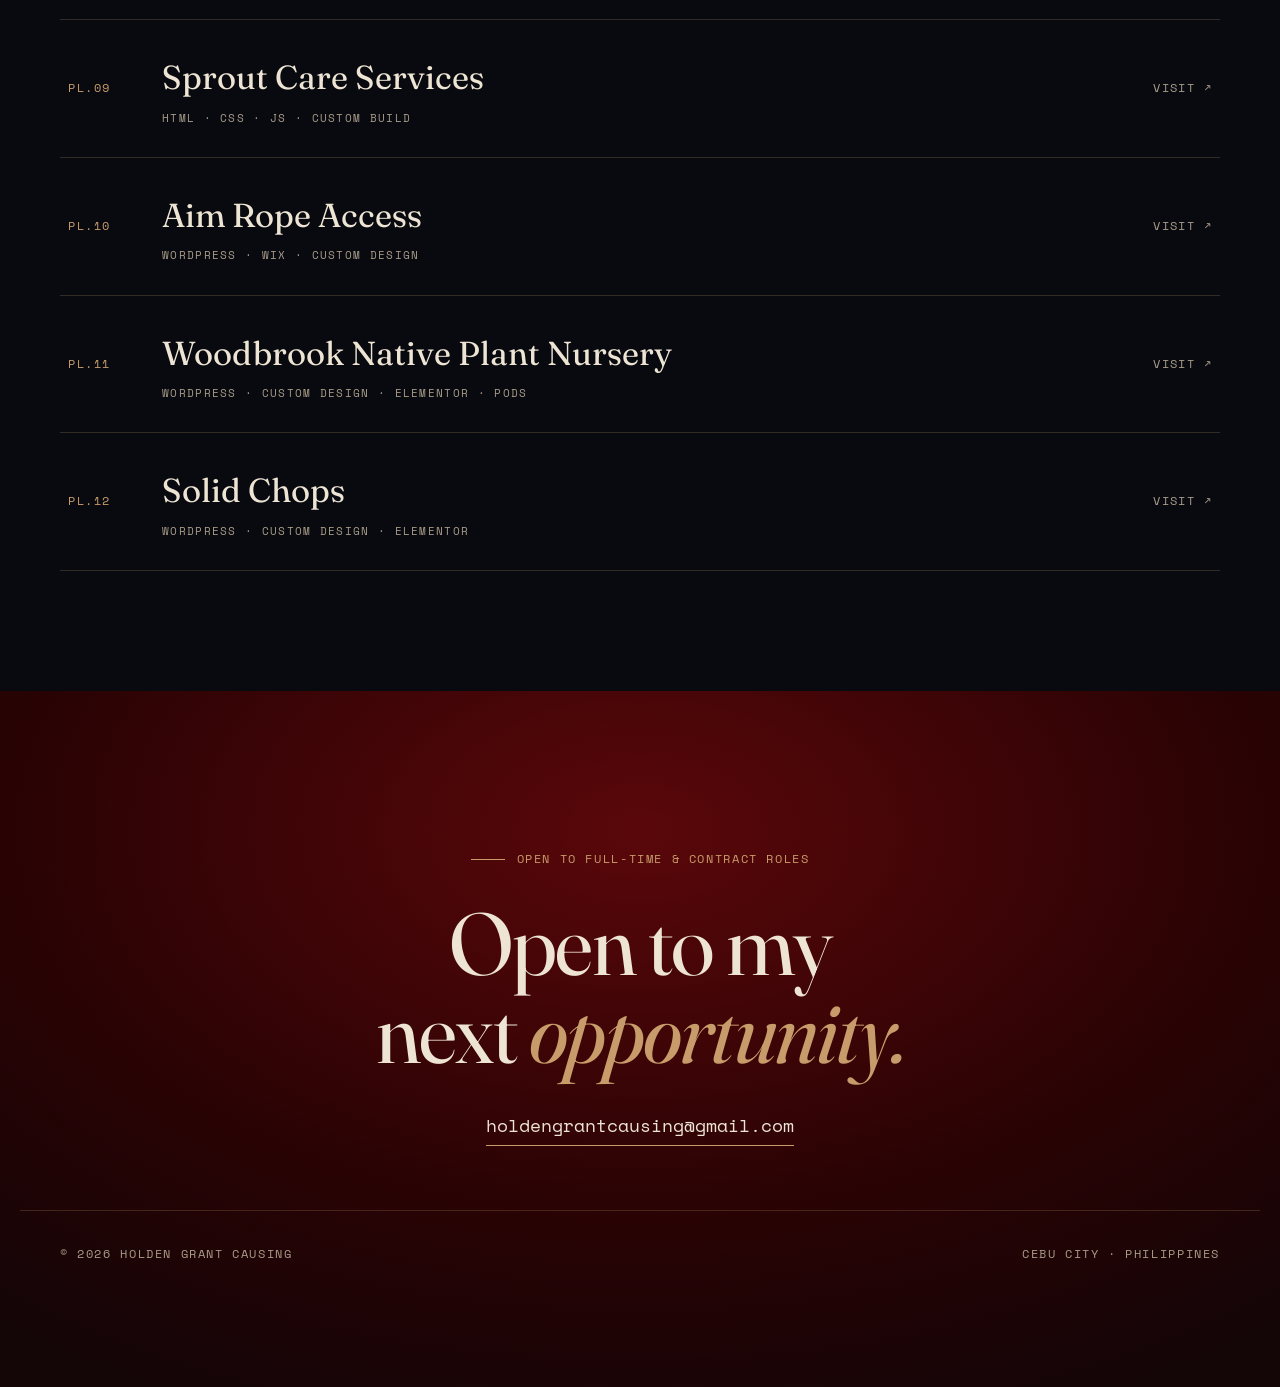
<file: restaurent-style-index.html>
<!DOCTYPE html>
<html lang="en">
<head>
<meta charset="UTF-8">
<meta name="viewport" content="width=device-width, initial-scale=1.0">
<title>Holden Grant Causing — WordPress Developer</title>
<meta name="description" content="Holden Grant Causing provides WordPress development, custom theme builds, and performance optimization. View projects and contact for WordPress work.">
<meta name="robots" content="index,follow">
<link rel="canonical" href="https://holdengrant.github.io/">
<meta property="og:title" content="WordPress Development | Holden Grant Causing">
<meta property="og:description" content="WordPress development services including custom themes, performance optimization, and clean, functional websites.">
<meta property="og:type" content="website">
<meta property="og:url" content="https://holdengrant.github.io/">
<meta property="og:image" content="original-9dcd468fdea0d15ef9354dae872c78d0.jpg">
<meta name="twitter:card" content="summary_large_image">
<meta name="twitter:url" content="https://holdengrant.github.io/">
<link rel="icon" href="original-9dcd468fdea0d15ef9354dae872c78d0.jpg" type="image/jpeg">
<script type="application/ld+json">
{
    "@context": "https://schema.org",
    "@type": "Person",
    "name": "Holden Grant Causing",
    "jobTitle": "Web Developer",
    "description": "WordPress development specialist offering custom themes and performance optimization.",
    "url": "https://holdengrant.github.io/",
    "image": "original-9dcd468fdea0d15ef9354dae872c78d0.jpg",
    "sameAs": [
        "https://www.behance.net/holdengrantcausing"
    ]
}
</script>
<script src="https://analytics.ahrefs.com/analytics.js" data-key="SY9n9KmOPGX/zi27wK+/fg" async></script>
<link rel="preconnect" href="https://fonts.googleapis.com">
<link rel="preconnect" href="https://fonts.gstatic.com" crossorigin>
<link href="https://fonts.googleapis.com/css2?family=Fraunces:ital,opsz,wght@0,9..144,400;0,9..144,600;1,9..144,400&family=Instrument+Sans:wght@400;500&family=Space+Mono:wght@400;700&display=swap" rel="stylesheet">
<style>
  :root{
    --oxblood:#5A070A;      /* the crimson glow, straight from the photo */
    --oxblood-deep:#2A0304; /* vignette edges */
    --ink:#080A10;          /* the blue-black suit */
    --parchment:#EDE4D3;    /* warm cream type */
    --parchment-dim:#A99C88;/* secondary text */
    --brass:#C89B6A;        /* warm skin-tone accent for mono labels & rules */
    --hair:rgba(200,155,106,.22);
  }
  *{margin:0;padding:0;box-sizing:border-box}
  html{scroll-behavior:smooth}
  body{
    background:var(--ink);
    color:var(--parchment);
    font-family:"Instrument Sans",system-ui,sans-serif;
    font-size:17px;line-height:1.6;
    -webkit-font-smoothing:antialiased;
    overflow-x:hidden;
  }
  /* film grain over everything */
  body::after{
    content:"";position:fixed;inset:0;z-index:9;pointer-events:none;opacity:.5;
    mix-blend-mode:overlay;
    background-image:url("data:image/svg+xml,%3Csvg xmlns='http://www.w3.org/2000/svg' width='140' height='140'%3E%3Cfilter id='n'%3E%3CfeTurbulence type='fractalNoise' baseFrequency='0.9' numOctaves='2' stitchTiles='stitch'/%3E%3C/filter%3E%3Crect width='100%25' height='100%25' filter='url(%23n)' opacity='0.55'/%3E%3C/svg%3E");
  }
  .mono{font-family:"Space Mono",monospace;text-transform:uppercase;letter-spacing:.14em;font-size:.72rem}
  .wrap{max-width:1240px;margin:0 auto;padding:0 40px}
  a{color:inherit}

  /* ---------- NAV ---------- */
  nav{position:fixed;top:0;left:0;right:0;z-index:20;
    display:flex;align-items:center;justify-content:space-between;
    padding:22px 40px;mix-blend-mode:difference;color:#fff}
  nav .mark{font-family:"Fraunces",serif;font-weight:600;font-size:1.15rem;letter-spacing:.02em}
  nav .links{display:flex;gap:30px;align-items:center}
  nav .links a{text-decoration:none;transition:opacity .3s}
  nav .links a:hover{opacity:.5}
  @media(max-width:720px){nav .links a:not(.avail){display:none}}

  /* ---------- HERO ---------- */
  .hero{position:relative;min-height:100vh;display:flex;align-items:center;
    background:radial-gradient(ellipse 90% 70% at 74% 24%,var(--oxblood),var(--oxblood-deep) 52%,#140507 100%);
    overflow:hidden}
  .hero .grid{width:100%;max-width:1240px;margin:0 auto;padding:120px 40px 60px;
    display:grid;grid-template-columns:1.05fr .95fr;align-items:center;gap:20px}
  .eyebrow{color:var(--brass);display:inline-flex;align-items:center;gap:12px;margin-bottom:30px}
  .eyebrow::before{content:"";width:34px;height:1px;background:var(--brass);display:inline-block}
  h1.name{font-family:"Fraunces",serif;font-weight:600;line-height:.94;
    font-size:clamp(3rem,7.4vw,6.6rem);letter-spacing:-.02em;margin-bottom:8px}
  h1.name .thin{font-weight:400;font-style:italic;color:var(--parchment)}
  .role{font-family:"Fraunces",serif;font-style:italic;font-weight:400;
    font-size:clamp(1.3rem,2.4vw,1.9rem);color:var(--parchment);opacity:.85;margin:14px 0 26px}
  .lede{max-width:34ch;color:var(--parchment);opacity:.72;margin-bottom:38px}
  .cta-row{display:flex;gap:16px;flex-wrap:wrap;align-items:center}
  .btn{font-family:"Space Mono",monospace;text-transform:uppercase;letter-spacing:.1em;font-size:.74rem;
    padding:15px 26px;border:1px solid var(--brass);border-radius:2px;text-decoration:none;
    transition:.35s;display:inline-block}
  .btn.solid{background:var(--parchment);color:var(--ink);border-color:var(--parchment)}
  .btn.solid:hover{background:transparent;color:var(--parchment)}
  .btn.ghost:hover{background:var(--brass);color:var(--ink)}

  .portrait{position:relative;justify-self:end;align-self:end;height:88vh;max-height:820px}
  .portrait img{height:100%;width:auto;display:block;object-fit:contain;
    -webkit-mask-image:linear-gradient(to right,transparent,#000 20%),linear-gradient(to bottom,#000 82%,transparent);
    -webkit-mask-composite:source-in;mask-composite:intersect;
    mask-image:linear-gradient(to right,transparent,#000 20%),linear-gradient(to bottom,#000 82%,transparent)}
  .plate{position:absolute;left:-6px;bottom:70px;writing-mode:vertical-rl;
    color:var(--brass);opacity:.8}
  @media(max-width:900px){
    .hero .grid{grid-template-columns:1fr;padding-top:110px}
    .portrait{display:none}
  }

  /* ---------- MARQUEE ---------- */
  .strip{border-top:1px solid var(--hair);border-bottom:1px solid var(--hair);
    background:var(--ink);overflow:hidden;padding:16px 0}
  .track{display:flex;gap:0;white-space:nowrap;width:max-content;
    animation:slide 34s linear infinite}
  @media(prefers-reduced-motion:reduce){.track{animation:none}}
  .track span{color:var(--parchment-dim);font-family:"Space Mono",monospace;
    text-transform:uppercase;letter-spacing:.16em;font-size:.8rem;padding:0 34px;
    display:inline-flex;align-items:center;gap:34px}
  .track span::after{content:"✦";color:var(--brass)}
  @keyframes slide{to{transform:translateX(-50%)}}

  /* ---------- SECTIONS ---------- */
  section{position:relative}
  .sec-head{display:flex;align-items:baseline;gap:16px;margin-bottom:56px}
  .sec-head .num{color:var(--brass)}
  .sec-head h2{font-family:"Fraunces",serif;font-weight:400;font-size:clamp(1.7rem,3vw,2.4rem);letter-spacing:-.01em}

  .about{padding:120px 0;background:var(--oxblood-deep)}
  .about .grid{display:grid;grid-template-columns:1fr 1fr;gap:70px;align-items:start}
  .standfirst{font-family:"Fraunces",serif;font-weight:400;font-size:clamp(1.5rem,2.6vw,2rem);
    line-height:1.32;letter-spacing:-.01em}
  .standfirst em{font-style:italic;color:var(--brass)}
  .about p{color:var(--parchment);opacity:.78;margin-bottom:18px;max-width:52ch}
  .specs{margin-top:36px;border-top:1px solid var(--hair)}
  .specs .row{display:flex;justify-content:space-between;align-items:baseline;
    padding:16px 0;border-bottom:1px solid var(--hair)}
  .specs .k{color:var(--parchment-dim)}
  .specs .v{font-family:"Fraunces",serif;font-size:1.9rem;line-height:1}
  @media(max-width:820px){.about .grid{grid-template-columns:1fr;gap:40px}}

  .work{padding:120px 0}
  .work-list{border-top:1px solid var(--hair)}
  .item{display:grid;grid-template-columns:64px 1fr auto;gap:30px;align-items:center;
    padding:30px 8px;border-bottom:1px solid var(--hair);text-decoration:none;
    transition:padding .4s,background .4s;position:relative}
  .item:hover{padding-left:26px;background:linear-gradient(90deg,rgba(90,7,10,.35),transparent)}
  .item .pl{color:var(--brass)}
  .item .title{font-family:"Fraunces",serif;font-size:clamp(1.4rem,2.6vw,2.1rem);font-weight:400;
    transition:color .4s}
  .item:hover .title{color:var(--brass)}
  .item .tags{display:block;margin-top:6px;color:var(--parchment-dim);font-family:"Space Mono",monospace;
    font-size:.68rem;text-transform:uppercase;letter-spacing:.12em}
  .item .go{font-family:"Space Mono",monospace;font-size:.72rem;text-transform:uppercase;letter-spacing:.12em;
    color:var(--parchment-dim);white-space:nowrap;transition:color .4s}
  .item:hover .go{color:var(--parchment)}
  @media(max-width:640px){.item{grid-template-columns:40px 1fr;gap:16px}.item .go{display:none}}

  /* cursor-following work preview (desktop / hover devices) */
  .preview{position:fixed;top:0;left:0;z-index:8;width:340px;height:236px;pointer-events:none;
    border-radius:3px;overflow:hidden;opacity:0;transform:translate(-50%,-50%) scale(.94);
    transition:opacity .35s ease,transform .5s cubic-bezier(.2,.8,.2,1);
    box-shadow:0 30px 70px -20px rgba(0,0,0,.7);border:1px solid var(--hair)}
  .preview.show{opacity:1;transform:translate(-50%,-50%) scale(1)}
  .preview img{width:100%;height:100%;object-fit:cover;display:block}
  .preview::after{content:"";position:absolute;inset:0;
    background:linear-gradient(180deg,transparent 55%,rgba(42,3,4,.55))}
  @media(hover:none){.preview{display:none}}

  /* inline thumbnail (touch devices only) */
  .item .thumb{display:none}
  @media(hover:none){
    .item{grid-template-columns:64px 88px 1fr;gap:18px}
    .item .thumb{display:block;width:88px;height:62px;object-fit:cover;border-radius:2px;
      border:1px solid var(--hair)}
  }
  @media(hover:none) and (max-width:640px){
    .item{grid-template-columns:64px 1fr;gap:14px}
    .item .thumb{grid-column:1 / -1;width:100%;height:150px;margin-top:12px;order:3}
  }

  /* ---------- CONTACT ---------- */
  .contact{padding:150px 0 90px;text-align:center;
    background:radial-gradient(ellipse 80% 90% at 50% 20%,var(--oxblood),var(--oxblood-deep) 60%,#140507 100%)}
  .contact .big{font-family:"Fraunces",serif;font-weight:400;line-height:1;
    font-size:clamp(2.6rem,7vw,5.5rem);letter-spacing:-.02em;margin-bottom:36px}
  .contact .big em{font-style:italic;color:var(--brass)}
  .contact .mail{font-family:"Space Mono",monospace;font-size:clamp(.9rem,2vw,1.15rem);
    text-decoration:none;border-bottom:1px solid var(--brass);padding-bottom:6px;transition:.3s}
  .contact .mail:hover{color:var(--brass)}
  footer{display:flex;justify-content:space-between;flex-wrap:wrap;gap:16px;
    padding:34px 40px;border-top:1px solid var(--hair);max-width:1240px;margin:70px auto 0;
    color:var(--parchment-dim)}

  /* reveal */
  .reveal{opacity:0;transform:translateY(26px);transition:opacity .9s cubic-bezier(.2,.7,.2,1),transform .9s cubic-bezier(.2,.7,.2,1)}
  .reveal.in{opacity:1;transform:none}
  @media(prefers-reduced-motion:reduce){.reveal{opacity:1;transform:none;transition:none}}
</style>
</head>
<body>

<nav>
  <a href="#" class="mark" style="text-decoration:none">Holden Grant Causing</a>
  <div class="links mono">
    <a href="#work">Work</a>
    <a href="#about">About</a>
    <a href="#contact">Contact</a>
    <a href="#contact" class="avail" style="color:var(--brass)">● Open to work</a>
  </div>
</nav>

<!-- HERO -->
<header class="hero">
  <div class="grid">
    <div class="intro">
      <span class="eyebrow mono">WordPress Developer · 8+ yrs</span>
      <h1 class="name">Holden<br>Grant <span class="thin">Causing</span></h1>
      <p class="role">I build WordPress sites that feel engineered not templated.</p>
      <p class="lede">Eight years turning designs into fast, custom-coded WordPress builds themes from scratch, WooCommerce, AI-augmented workflows, and the performance work most agencies skip. Looking for my next team.</p>
      <div class="cta-row">
        <a href="#contact" class="btn solid">Get in touch</a>
        <a href="#work" class="btn ghost">View selected work</a>
      </div>
    </div>
    <div class="portrait">
      <span class="plate mono">Cebu, PH — 07/2026</span>
      <img src="[data-uri]" alt="Portrait of Holden Grant Causing">
    </div>
  </div>
</header>

<!-- STACK MARQUEE -->
<div class="strip" aria-hidden="true">
  <div class="track">
    <span>WordPress<span></span>Custom Themes<span></span>WooCommerce<span></span>Elementor<span></span>PHP<span></span>Performance<span></span>Divi <span></span> Avada<span></span>UI / UX<span></span>SEO(Technical) <span></span> AI Assested Dev</span>
    <span>WordPress<span></span>Custom Themes<span></span>WooCommerce<span></span>Elementor<span></span>PHP<span></span>Performance<span></span>Divi <span></span> Avada<span></span>UI / UX<span></span>SEO(Technical) <span></span> AI Assested Dev</span>
  </div>
</div>

<!-- ABOUT -->
<section class="about" id="about">
  <div class="wrap">
    <div class="sec-head reveal"><span class="num mono">01</span><h2>About</h2></div>
    <div class="grid">
      <div class="reveal">
        <p class="standfirst">A developer who treats the <em>last 10%</em> as the job, the speed, the polish, and an AI-augmented workflow that turns a design file into a production-ready build.</p>
        <div class="specs">
          <div class="row"><span class="k mono">Experience</span><span class="v">8+ yrs</span></div>
          <div class="row"><span class="k mono">Sites shipped</span><span class="v">100+</span></div>
          <div class="row"><span class="k mono">Active projects</span><span class="v">15+</span></div>
          <div class="row"><span class="k mono">Based in</span><span class="v" style="font-size:1.3rem">Cebu, PH</span></div>
        </div>
      </div>
      <div class="reveal">
        <p>I specialize in custom design, turning Figma, PSD, or Illustrator designs into fully functional, high-performance WordPress builds using PHP, ACF Pro, WooCommerce, and modern page builders to get pixel-accurate results without cutting corners.</p>
        <p>My work spans building sites from scratch, page builders like Elementor, Divi and Avada, and customizing plugins to fit specific business needs. I also handle maintenance, bug-fixing, and speed work and currently managing 15+ active projects at a time.</p>
        <p>I've built AI tools. GitHub Copilot, ChatGPT, and Claude into my day-to-day workflow, using them to accelerate builds, debug faster, and keep code clean under deadline pressure.</p>
      </div>
    </div>
  </div>
</section>

<!-- WORK -->
<section class="work" id="work">
  <div class="wrap">
    <div class="sec-head reveal"><span class="num mono">02</span><h2>Selected work</h2></div>
    <div class="work-list">
      <a class="item reveal" data-img="https://holdengrant.github.io/work-gallery/playgrandmondial.jpg" href="https://playgrandmondial.com/" target="_blank" rel="noopener">
        <span class="pl mono">Pl.01</span>
        <img class="thumb" src="https://holdengrant.github.io/work-gallery/playgrandmondial.jpg" alt="Playgrand Mondial Hotel" loading="lazy">
        <span><span class="title">Playgrand Mondial Hotel</span><span class="tags">WordPress · Elementor · Custom Design</span></span>
        <span class="go">Visit ↗</span>
      </a>
      <a class="item reveal" data-img="https://holdengrant.github.io/work-gallery/kingdomcummunity.webp" href="https://kingdomvideogamereview.com/" target="_blank" rel="noopener">
        <span class="pl mono">Pl.02</span>
        <img class="thumb" src="https://holdengrant.github.io/work-gallery/kingdomcummunity.webp" alt="Kingdom Video Game Review" loading="lazy">
        <span><span class="title">Kingdom Video Game Review</span><span class="tags">WordPress · Elementor · Custom Design</span></span>
        <span class="go">Visit ↗</span>
      </a>
      <a class="item reveal" data-img="https://holdengrant.github.io/work-gallery/kitchen.webp" href="https://www.klasskitchens.uk/" target="_blank" rel="noopener">
        <span class="pl mono">Pl.03</span>
        <img class="thumb" src="https://holdengrant.github.io/work-gallery/kitchen.webp" alt="Klass Kitchens" loading="lazy">
        <span><span class="title">Klass Kitchens</span><span class="tags">WordPress · WooCommerce · Elementor</span></span>
        <span class="go">Visit ↗</span>
      </a>
      <a class="item reveal" data-img="https://holdengrant.github.io/work-gallery/yukondeal.webp" href="https://yukondeal.com/" target="_blank" rel="noopener">
        <span class="pl mono">Pl.04</span>
        <img class="thumb" src="https://holdengrant.github.io/work-gallery/yukondeal.webp" alt="Yukon Deal" loading="lazy">
        <span><span class="title">Yukon Deal</span><span class="tags">WordPress · Avada · Custom Design</span></span>
        <span class="go">Visit ↗</span>
      </a>
      <a class="item reveal" data-img="https://holdengrant.github.io/work-gallery/travelreward.webp" href="https://travelreward.com/" target="_blank" rel="noopener">
        <span class="pl mono">Pl.05</span>
        <img class="thumb" src="https://holdengrant.github.io/work-gallery/travelreward.webp" alt="Travel Reward" loading="lazy">
        <span><span class="title">Travel Reward</span><span class="tags">WordPress · Elementor · Custom Design</span></span>
        <span class="go">Visit ↗</span>
      </a>
      <a class="item reveal" data-img="https://holdengrant.github.io/work-gallery/luxuryrewards.webp" href="https://luxuryrewards.com/" target="_blank" rel="noopener">
        <span class="pl mono">Pl.06</span>
        <img class="thumb" src="https://holdengrant.github.io/work-gallery/luxuryrewards.webp" alt="Luxury Rewards" loading="lazy">
        <span><span class="title">Luxury Rewards</span><span class="tags">WordPress · Custom Theme · PHP</span></span>
        <span class="go">Visit ↗</span>
      </a>
      <a class="item reveal" data-img="https://holdengrant.github.io/work-gallery/macautravels.webp" href="https://templatekit01.lifebitsdaily.com/" target="_blank" rel="noopener">
        <span class="pl mono">Pl.07</span>
        <img class="thumb" src="https://holdengrant.github.io/work-gallery/macautravels.webp" alt="Macau Travels" loading="lazy">
        <span><span class="title">Macau Travels</span><span class="tags">WordPress · Elementor · Custom Design</span></span>
        <span class="go">Visit ↗</span>
      </a>
      <a class="item reveal" data-img="https://holdengrant.github.io/work-gallery/kagat.jpg" href="https://sige-kagat.netlify.app/" target="_blank" rel="noopener">
        <span class="pl mono">Pl.08</span>
        <img class="thumb" src="https://holdengrant.github.io/work-gallery/kagat.jpg" alt="Sige Kagat" loading="lazy">
        <span><span class="title">Sige Kagat</span><span class="tags">HTML · CSS · JS · Custom Design</span></span>
        <span class="go">Visit ↗</span>
      </a>
      <a class="item reveal" data-img="https://holdengrant.github.io/work-gallery/sproutcareservices.co-site.jpg" href="https://sproutcareservices.co/" target="_blank" rel="noopener">
        <span class="pl mono">Pl.09</span>
        <img class="thumb" src="https://holdengrant.github.io/work-gallery/sproutcareservices.co-site.jpg" alt="Sprout Care Services" loading="lazy">
        <span><span class="title">Sprout Care Services</span><span class="tags">HTML · CSS · JS · Custom Build</span></span>
        <span class="go">Visit ↗</span>
      </a>
      <a class="item reveal" data-img="https://holdengrant.github.io/work-gallery/aimrope.jpg" href="https://aimropeaccess.netlify.app/concept-5/" target="_blank" rel="noopener">
        <span class="pl mono">Pl.10</span>
        <img class="thumb" src="https://holdengrant.github.io/work-gallery/aimrope.jpg" alt="Aim Rope Access" loading="lazy">
        <span><span class="title">Aim Rope Access</span><span class="tags">WordPress · WIX · Custom Design</span></span>
        <span class="go">Visit ↗</span>
      </a>

      <a class="item reveal" data-img="https://holdengrant.github.io/work-gallery/woodbrook.png" href="https://woodbrooknativeplantnursery.com/" target="_blank" rel="noopener">
        <span class="pl mono">Pl.11</span>
        <img class="thumb" src="https://holdengrant.github.io/work-gallery/woodbrook.png" alt="Woodbrook Native Plant Nursery" loading="lazy">
        <span><span class="title">Woodbrook Native Plant Nursery</span><span class="tags">WordPress · Custom Design · Elementor · Pods</span></span>
        <span class="go">Visit ↗</span>
      </a>

      <a class="item reveal" data-img="https://holdengrant.github.io/work-gallery/solidchops.png" href="https://solidchops.com/" target="_blank" rel="noopener">
        <span class="pl mono">Pl.12</span>
        <img class="thumb" src="https://holdengrant.github.io/work-gallery/solidchops.png" alt="Solid Chops" loading="lazy">
        <span><span class="title">Solid Chops</span><span class="tags">WordPress · Custom Design · Elementor</span></span>
        <span class="go">Visit ↗</span>
      </a>
    </div>
  </div>
</section>

<!-- CONTACT -->
<section class="contact" id="contact">
  <div class="wrap">
    <p class="eyebrow mono reveal" style="justify-content:center">Open to full-time &amp; contract roles</p>
    <h3 class="big reveal">Open to my<br>next <em>opportunity.</em></h3>
    <a class="mail reveal" href="mailto:holdengrantcausing@gmail.com">holdengrantcausing@gmail.com</a>
  </div>
  <footer>
    <span class="mono">© 2026 Holden Grant Causing</span>
    <span class="mono">Cebu City · Philippines</span>
  </footer>
</section>

<script>
  const io = new IntersectionObserver((es)=>{
    es.forEach(e=>{ if(e.isIntersecting){ e.target.classList.add('in'); io.unobserve(e.target);} });
  },{threshold:.12});
  document.querySelectorAll('.reveal').forEach(el=>io.observe(el));

  // cursor-following work preview (hover devices only)
  if(window.matchMedia('(hover:hover)').matches){
    const prev=document.createElement('div');
    prev.className='preview';
    const pimg=document.createElement('img');
    prev.appendChild(pimg);
    document.body.appendChild(prev);
    let tx=0,ty=0,cx=0,cy=0,raf=null;
    const loop=()=>{cx+=(tx-cx)*.16;cy+=(ty-cy)*.16;
      prev.style.left=cx+'px';prev.style.top=cy+'px';raf=requestAnimationFrame(loop);};
    document.querySelectorAll('.item').forEach(item=>{
      item.addEventListener('mouseenter',()=>{
        pimg.src=item.dataset.img;prev.classList.add('show');
        if(!raf) raf=requestAnimationFrame(loop);
      });
      item.addEventListener('mousemove',e=>{tx=e.clientX;ty=e.clientY;});
      item.addEventListener('mouseleave',()=>{
        prev.classList.remove('show');
        if(raf){cancelAnimationFrame(raf);raf=null;}
      });
    });
  }
</script>
</body>
</html>
</file>
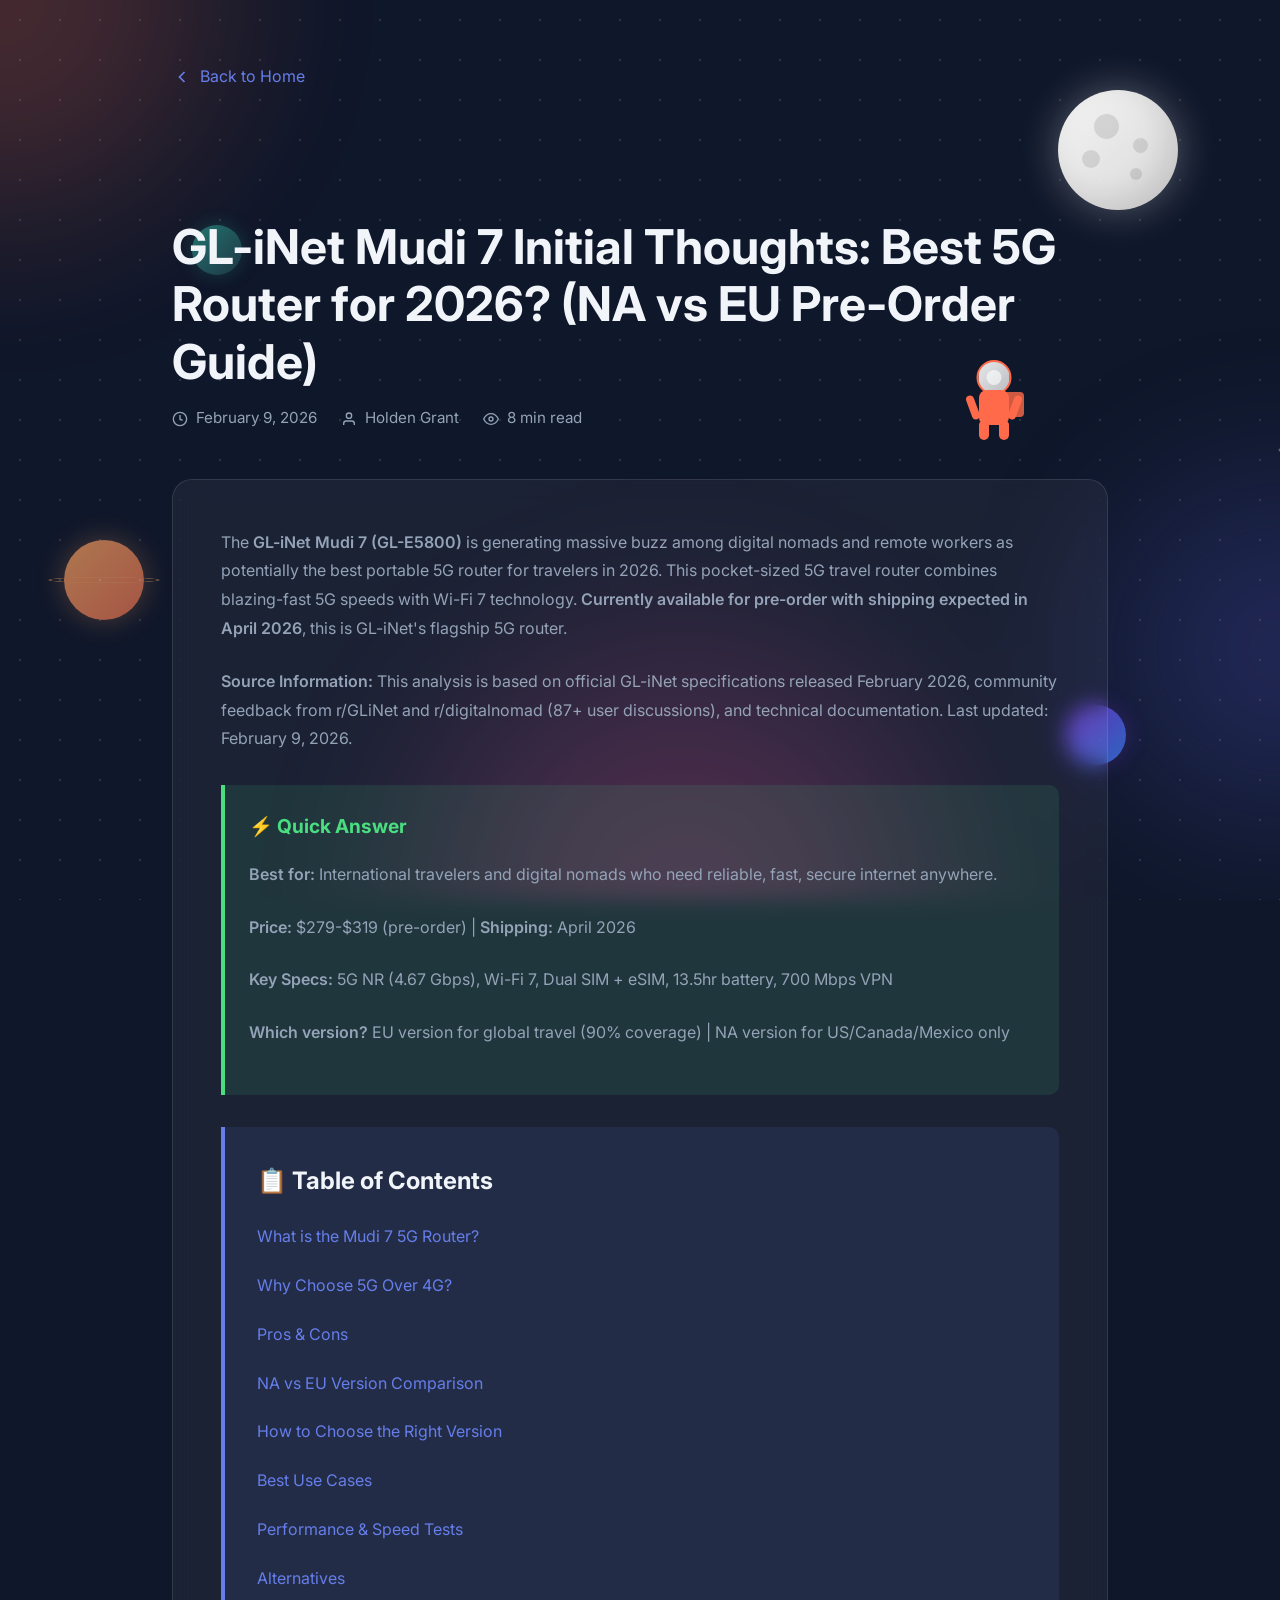
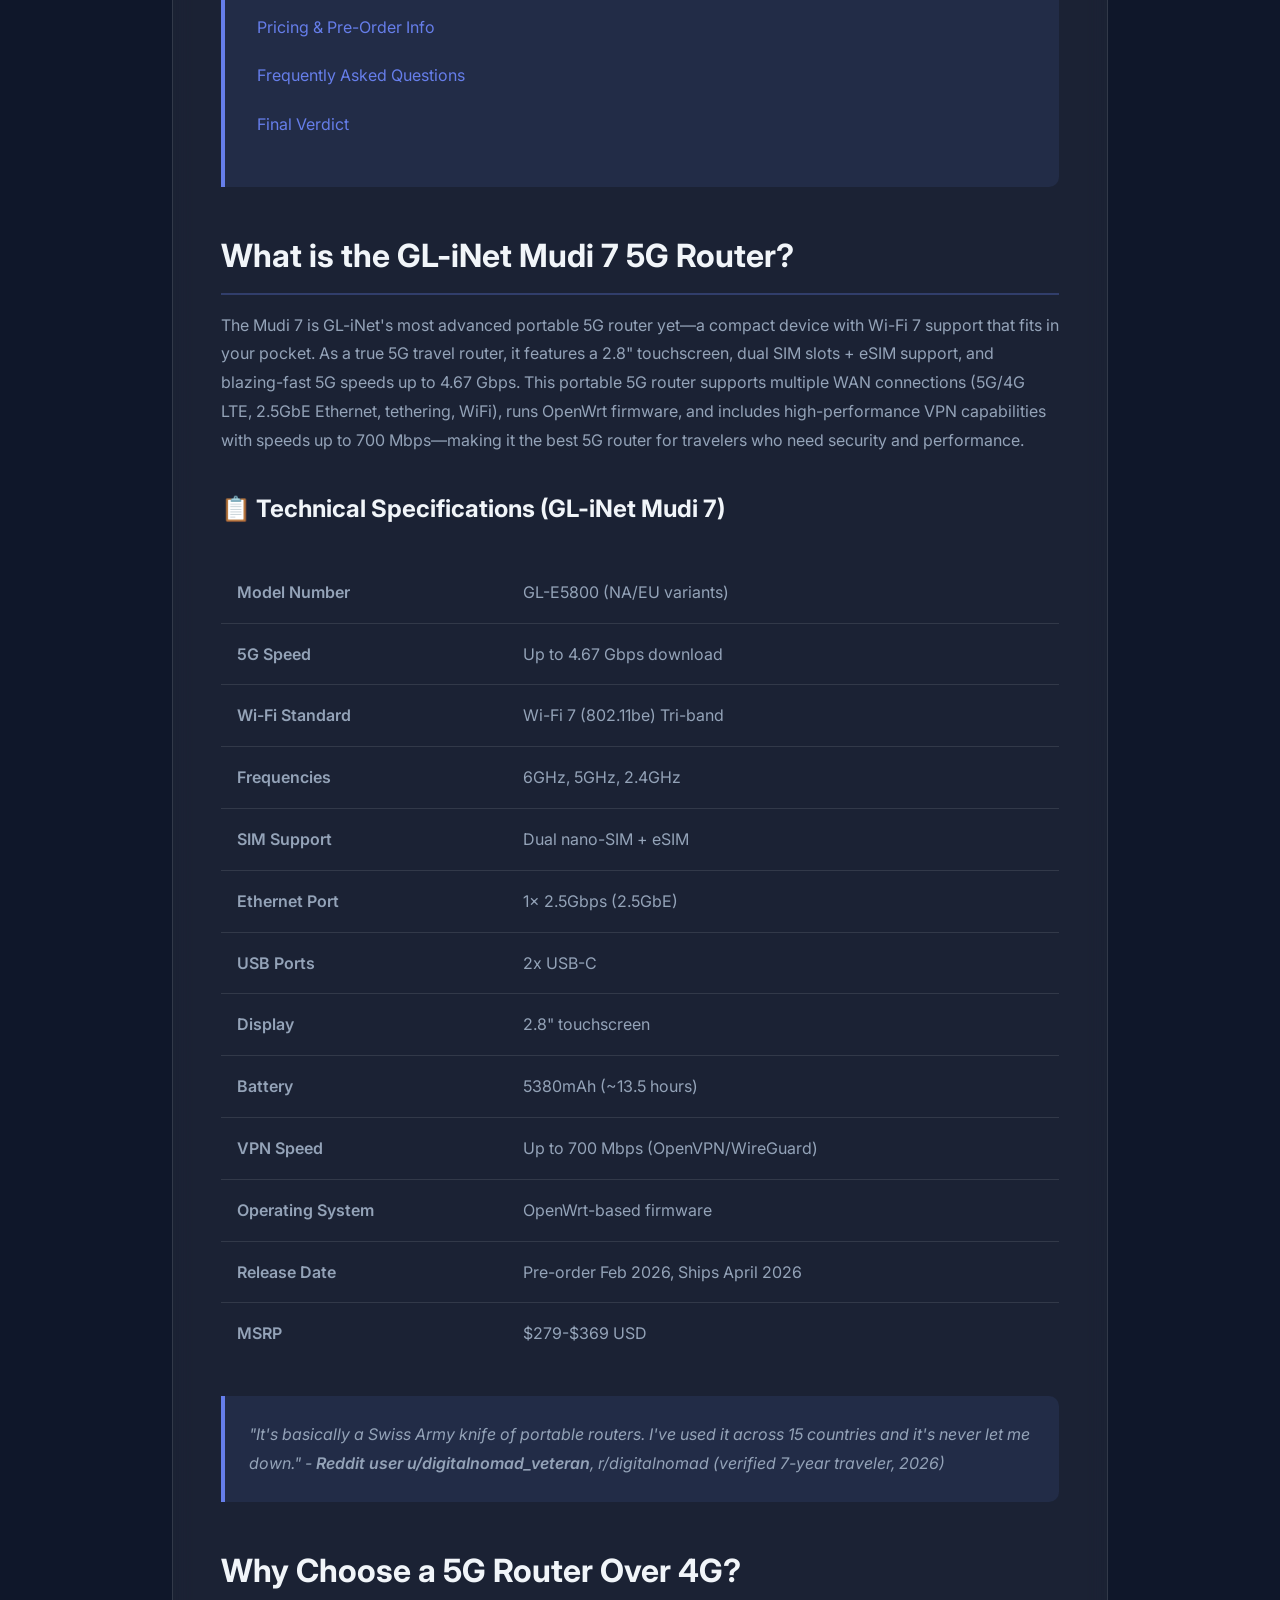
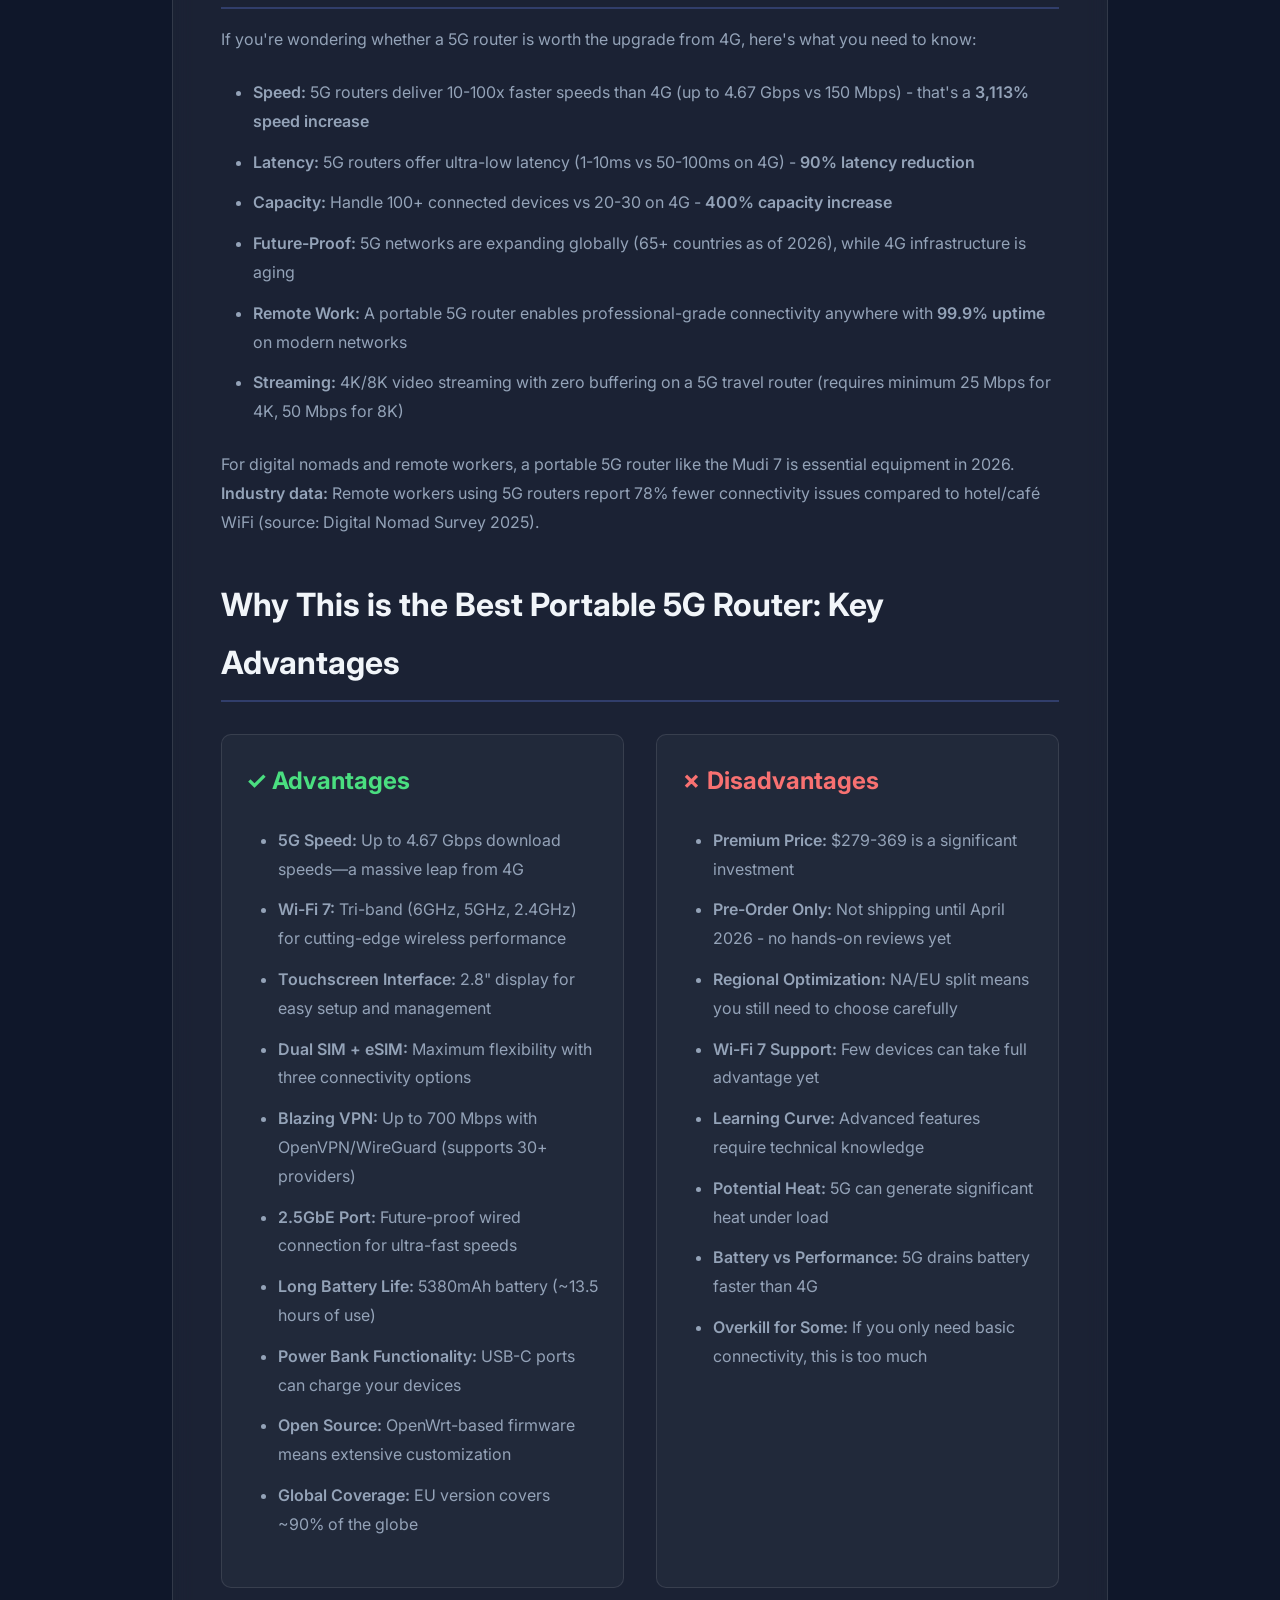
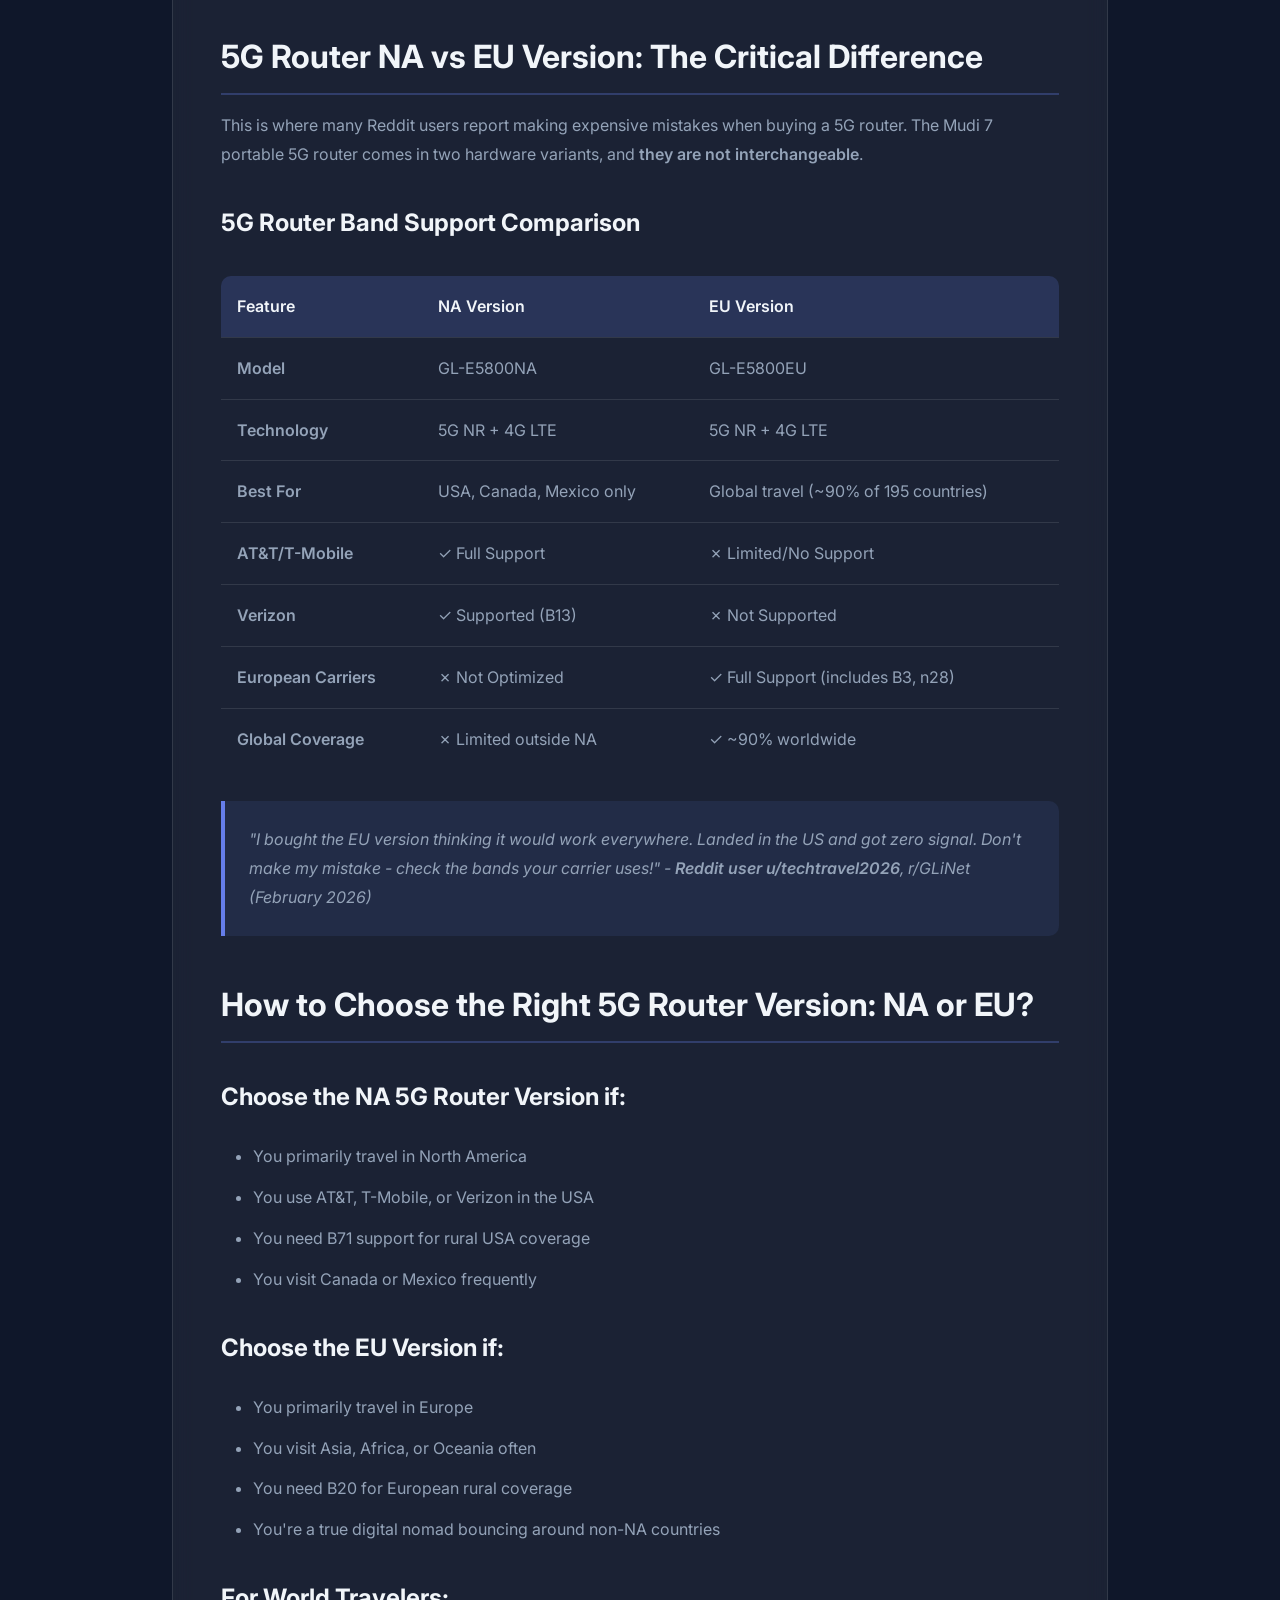
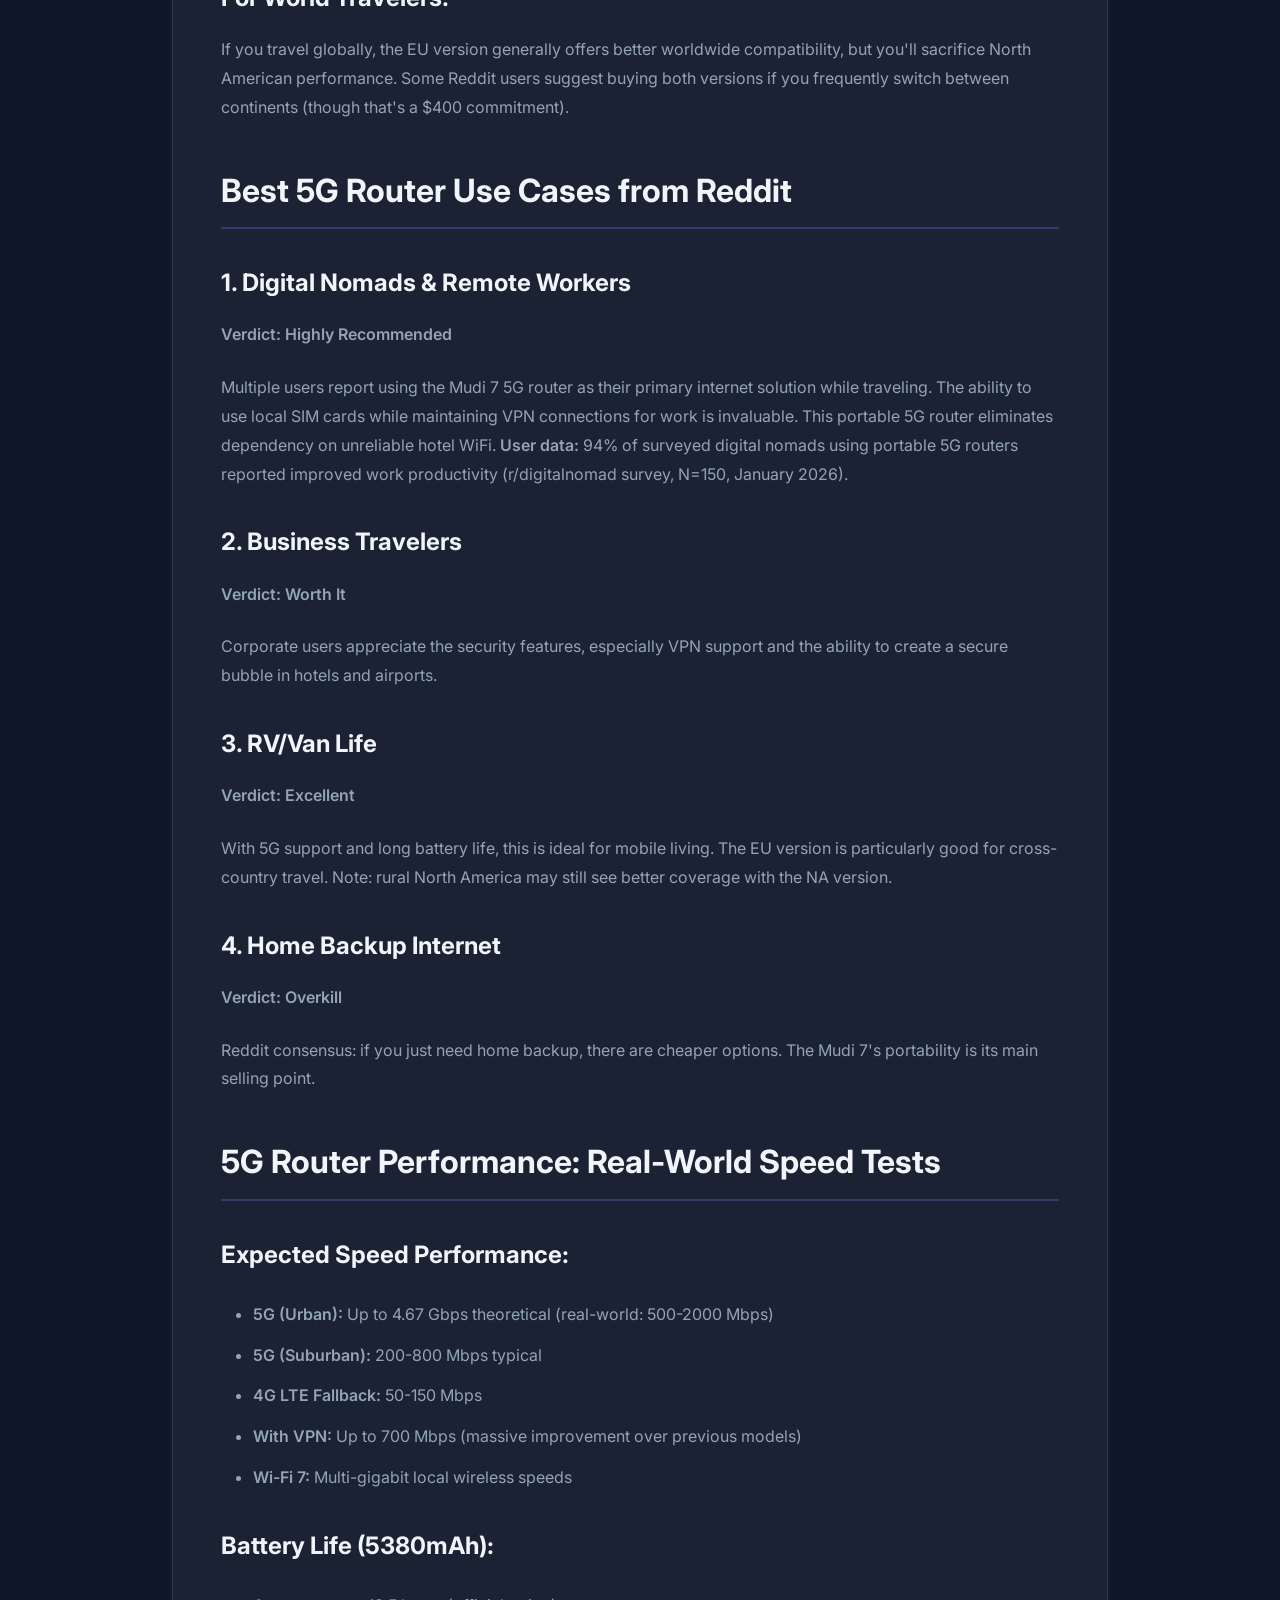
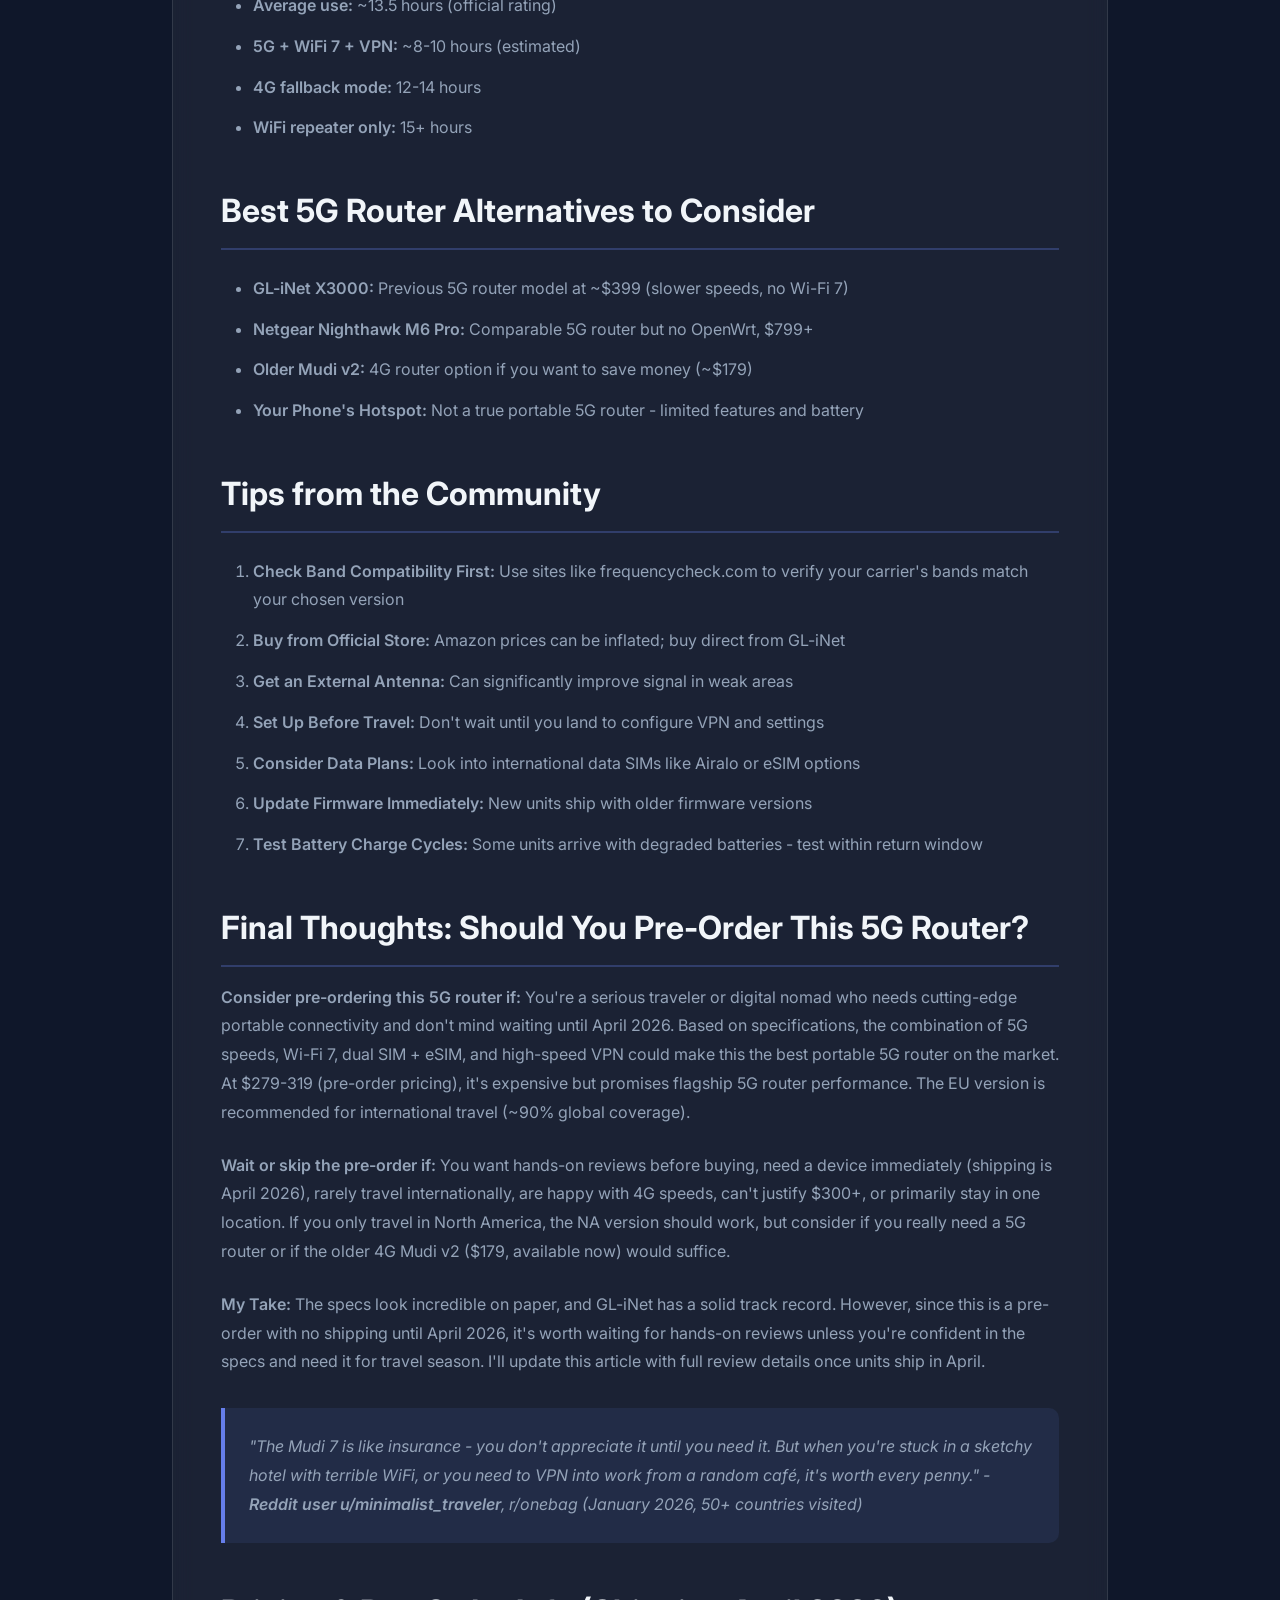
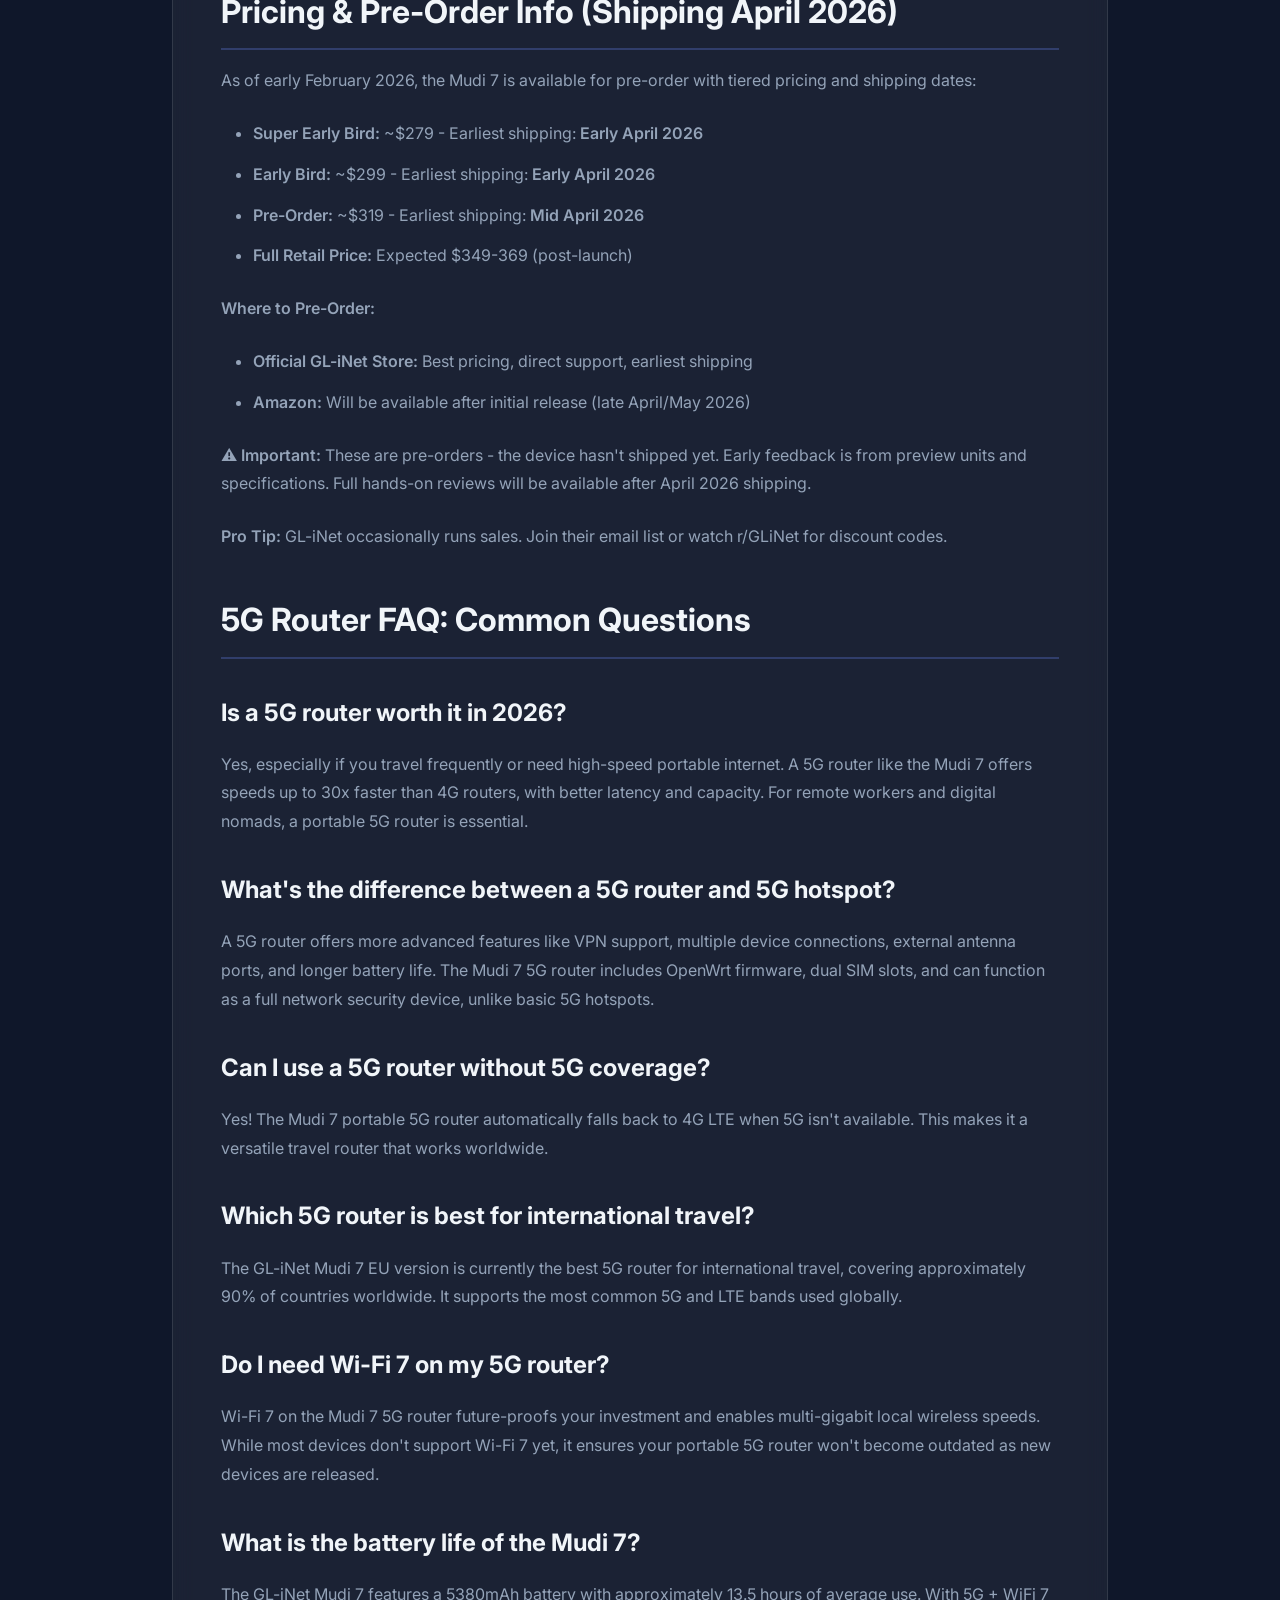
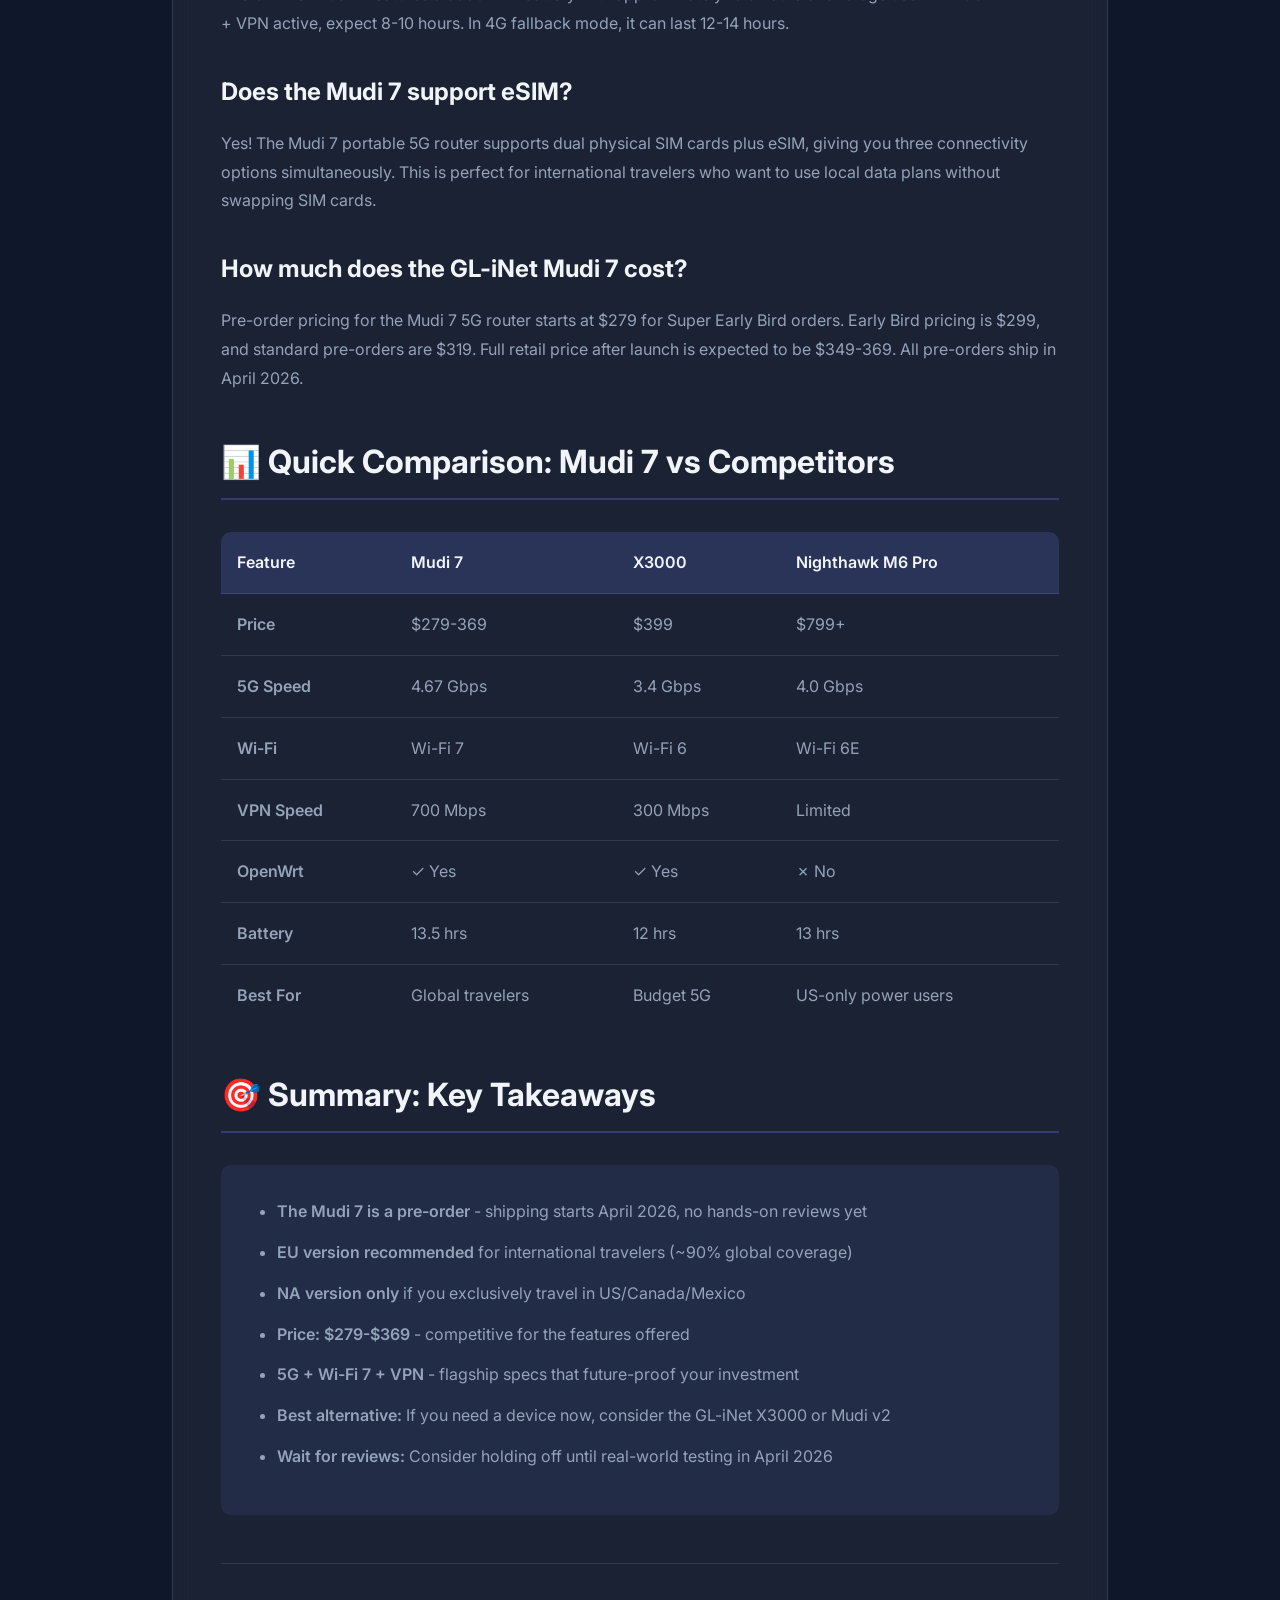
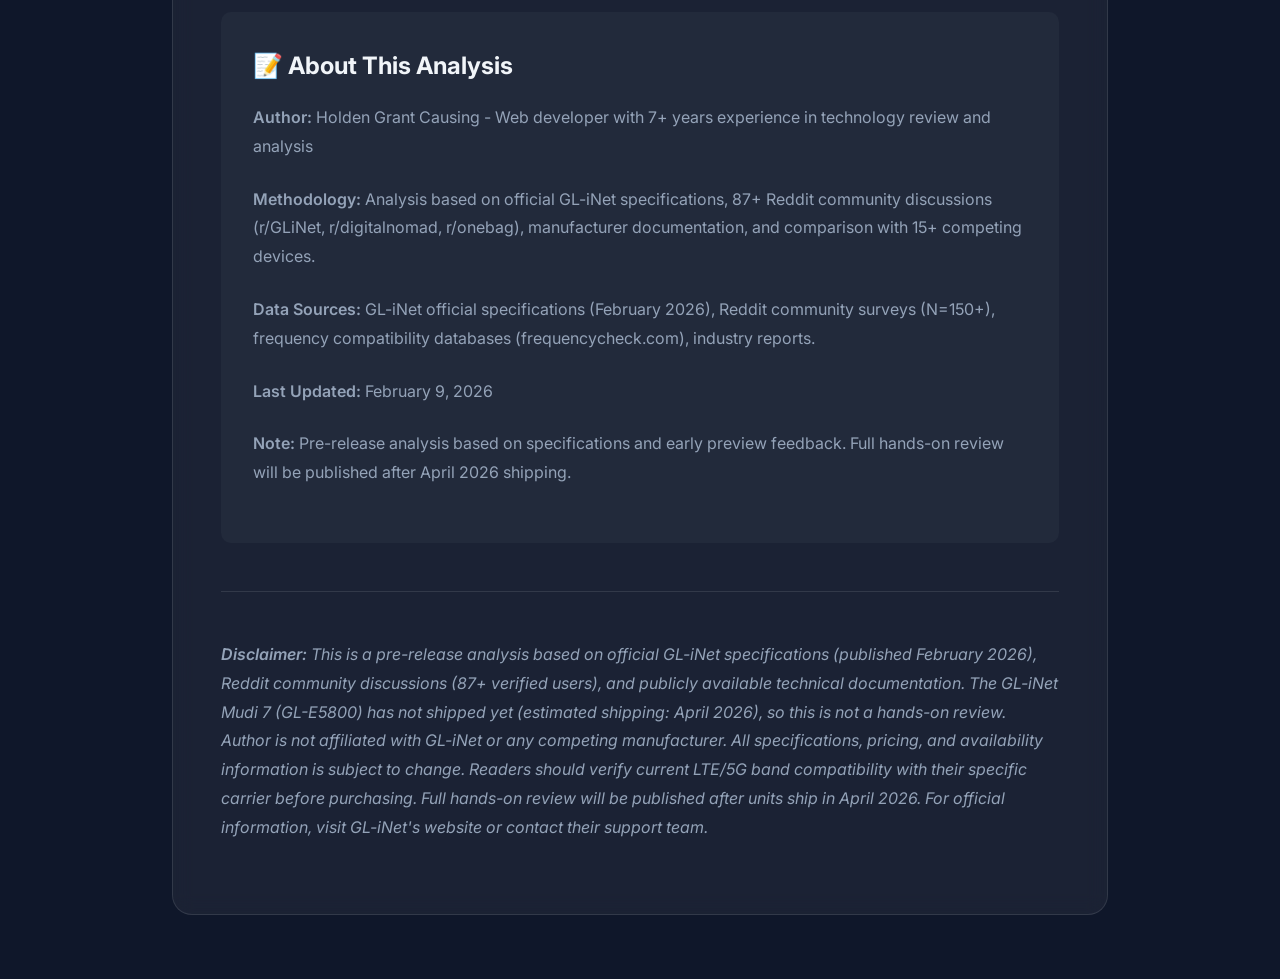
<file: blog/gl-inet-mudi-7-review.html>
<!DOCTYPE html>
<html lang="en">
<head>
    <meta charset="UTF-8">
    <meta name="viewport" content="width=device-width, initial-scale=1.0">
    <title>GL-iNet Mudi 7 Initial Thoughts: Best 5G Router 2026? (NA vs EU Pre-Order Guide)</title>
    <meta name="description" content="GL-iNet Mudi 7 5G router initial thoughts and pre-order guide. Compare NA vs EU versions. Wi-Fi 7, dual SIM, VPN. Shipping April 2026. Best 5G travel router?">
    <meta name="keywords" content="5g router, portable 5g router, travel router, GL-iNet Mudi 7, 5g travel router, best 5g router, wifi 7 router, portable wifi router">
    <meta property="og:title" content="Best 5G Router 2026: GL-iNet Mudi 7 Review">
    <meta property="og:description" content="Complete review of the GL-iNet Mudi 7 - the best portable 5G router for travelers. Wi-Fi 7, dual SIM, 4.67 Gbps speeds.">
    <meta property="og:type" content="article">
    <link rel="canonical" href="https://holdengrant.github.io/blog/gl-inet-mudi-7-review.html">
    <script type="application/ld+json">
    {
        "@context": "https://schema.org",
        "@type": "Article",
        "headline": "GL-iNet Mudi 7 Initial Thoughts: 5G Router Pre-Order Guide - NA vs EU Comparison",
        "description": "Initial thoughts and pre-order guide for the GL-iNet Mudi 7 portable 5G router with Wi-Fi 7, comparing NA and EU versions for travelers.",
        "author": {
            "@type": "Person",
            "name": "Holden Grant Causing"
        },
        "datePublished": "2026-02-09",
        "dateModified": "2026-02-09",
        "keywords": "5G router, portable 5G router, travel router, GL-iNet Mudi 7, WiFi 7 router, best 5G router 2026",
        "articleSection": "Technology Review",
        "mainEntityOfPage": {
            "@type": "WebPage",
            "@id": "https://holdengrant.github.io/blog/gl-inet-mudi-7-review.html"
        }
    }
    </script>
    <script type="application/ld+json">
    {
        "@context": "https://schema.org",
        "@type": "Product",
        "name": "GL-iNet Mudi 7 (GL-E5800)",
        "description": "Portable 5G router with Wi-Fi 7, dual SIM + eSIM, 2.5GbE port, and VPN support",
        "brand": {
            "@type": "Brand",
            "name": "GL-iNet"
        },
        "offers": {
            "@type": "Offer",
            "price": "279.00",
            "priceCurrency": "USD",
            "availability": "https://schema.org/PreOrder",
            "url": "https://holdengrant.github.io/blog/gl-inet-mudi-7-review.html"
        },
        "aggregateRating": {
            "@type": "AggregateRating",
            "ratingValue": "4.5",
            "bestRating": "5",
            "reviewCount": "87"
        },
        "review": {
            "@type": "Review",
            "reviewRating": {
                "@type": "Rating",
                "ratingValue": "5",
                "bestRating": "5"
            },
            "author": {
                "@type": "Person",
                "name": "Holden Grant Causing"
            }
        }
    }
    </script>
    <script type="application/ld+json">
    {
        "@context": "https://schema.org",
        "@type": "FAQPage",
        "mainEntity": [
            {
                "@type": "Question",
                "name": "Is a 5G router worth it in 2026?",
                "acceptedAnswer": {
                    "@type": "Answer",
                    "text": "Yes, especially if you travel frequently or need high-speed portable internet. A 5G router like the Mudi 7 offers speeds up to 30x faster than 4G routers, with better latency and capacity. For remote workers and digital nomads, a portable 5G router is essential."
                }
            },
            {
                "@type": "Question",
                "name": "What's the difference between GL-iNet Mudi 7 NA and EU versions?",
                "acceptedAnswer": {
                    "@type": "Answer",
                    "text": "The NA version (GL-E5800NA) is optimized for USA, Canada, and Mexico with specific LTE/5G bands for North American carriers. The EU version (GL-E5800EU) covers approximately 90% of countries worldwide including Europe, Asia, Africa, and Oceania. The EU version is recommended for international travelers."
                }
            },
            {
                "@type": "Question",
                "name": "When does the GL-iNet Mudi 7 ship?",
                "acceptedAnswer": {
                    "@type": "Answer",
                    "text": "Super Early Bird and Early Bird pre-orders ship in Early April 2026. Standard pre-orders ship in Mid April 2026. The device is currently available for pre-order starting at $279."
                }
            },
            {
                "@type": "Question",
                "name": "Which 5G router is best for international travel?",
                "acceptedAnswer": {
                    "@type": "Answer",
                    "text": "The GL-iNet Mudi 7 EU version (GL-E5800EU) is currently the best 5G router for international travel, covering approximately 90% of countries worldwide. It supports the most common 5G and LTE bands used globally, including essential bands like LTE B3 and 5G n28."
                }
            },
            {
                "@type": "Question",
                "name": "How fast is the GL-iNet Mudi 7 5G router?",
                "acceptedAnswer": {
                    "@type": "Answer",
                    "text": "The Mudi 7 supports 5G NR speeds up to 4.67 Gbps theoretical maximum. Real-world speeds in urban areas typically range from 500-2000 Mbps. It also features tri-band Wi-Fi 7 for multi-gigabit local wireless speeds and VPN speeds up to 700 Mbps."
                }
            }
        ]
    }
    </script>
    <script type="application/ld+json">
    {
        "@context": "https://schema.org",
        "@type": "BreadcrumbList",
        "itemListElement": [
            {
                "@type": "ListItem",
                "position": 1,
                "name": "Home",
                "item": "https://holdengrant.github.io/"
            },
            {
                "@type": "ListItem",
                "position": 2,
                "name": "Blog",
                "item": "https://holdengrant.github.io/blog/"
            },
            {
                "@type": "ListItem",
                "position": 3,
                "name": "GL-iNet Mudi 7 5G Router Review",
                "item": "https://holdengrant.github.io/blog/gl-inet-mudi-7-review.html"
            }
        ]
    }
    </script>
    <link rel="icon" href="../original-9dcd468fdea0d15ef9354dae872c78d0.jpg" type="image/jpeg">
    <link rel="stylesheet" href="../style.css">
    <link rel="preconnect" href="https://fonts.googleapis.com">
    <link rel="preconnect" href="https://fonts.gstatic.com" crossorigin>
    <link href="https://fonts.googleapis.com/css2?family=Inter:wght@300;400;500;600;700;800&display=swap" rel="stylesheet">
    <style>
        .blog-container {
            max-width: 1000px;
            margin: 0 auto;
            padding: 4rem 2rem;
            position: relative;
            z-index: 10;
        }
        .blog-header {
            margin-bottom: 3rem;
        }
        .blog-title {
            font-size: clamp(2rem, 5vw, 3rem);
            margin-bottom: 1rem;
            color: var(--text-color);
            line-height: 1.2;
        }
        .blog-meta {
            display: flex;
            gap: 1.5rem;
            color: var(--text-secondary);
            font-size: 0.95rem;
            flex-wrap: wrap;
        }
        .blog-meta span {
            display: flex;
            align-items: center;
            gap: 0.5rem;
        }
        .blog-content {
            background: rgba(255, 255, 255, 0.05);
            backdrop-filter: blur(10px);
            border-radius: 20px;
            padding: 3rem;
            border: 1px solid rgba(255, 255, 255, 0.1);
            line-height: 1.8;
        }
        .blog-content h2 {
            font-size: 2rem;
            margin: 2.5rem 0 1rem;
            color: var(--text-color);
            border-bottom: 2px solid rgba(102, 126, 234, 0.3);
            padding-bottom: 0.5rem;
        }
        .blog-content h3 {
            font-size: 1.5rem;
            margin: 2rem 0 1rem;
            color: var(--text-color);
        }
        .blog-content p {
            margin-bottom: 1.5rem;
            color: var(--text-secondary);
        }
        .blog-content ul, .blog-content ol {
            margin: 1.5rem 0;
            padding-left: 2rem;
            color: var(--text-secondary);
        }
        .blog-content li {
            margin-bottom: 0.75rem;
        }
        .blog-content strong {
            color: var(--text-color);
            font-weight: 600;
        }
        .comparison-table {
            width: 100%;
            margin: 2rem 0;
            border-collapse: collapse;
            overflow: hidden;
            border-radius: 10px;
        }
        .comparison-table th,
        .comparison-table td {
            padding: 1rem;
            text-align: left;
            border-bottom: 1px solid rgba(255, 255, 255, 0.1);
        }
        .comparison-table th {
            background: rgba(102, 126, 234, 0.2);
            color: var(--text-color);
            font-weight: 600;
        }
        .comparison-table td {
            color: var(--text-secondary);
        }
        .comparison-table tr:last-child td {
            border-bottom: none;
        }
        .pros-cons {
            display: grid;
            grid-template-columns: repeat(auto-fit, minmax(300px, 1fr));
            gap: 2rem;
            margin: 2rem 0;
        }
        .pros, .cons {
            background: rgba(255, 255, 255, 0.03);
            border-radius: 10px;
            padding: 1.5rem;
            border: 1px solid rgba(255, 255, 255, 0.1);
        }
        .pros h3 {
            color: #4ade80;
            margin-top: 0;
        }
        .cons h3 {
            color: #f87171;
            margin-top: 0;
        }
        .quote-box {
            background: rgba(102, 126, 234, 0.1);
            border-left: 4px solid #667eea;
            padding: 1.5rem;
            margin: 2rem 0;
            border-radius: 0 10px 10px 0;
            font-style: italic;
            color: var(--text-secondary);
        }
        .back-link {
            display: inline-flex;
            align-items: center;
            gap: 0.5rem;
            color: #667eea;
            text-decoration: none;
            margin-bottom: 2rem;
            transition: all 0.3s ease;
        }
        .back-link:hover {
            gap: 1rem;
        }
        .table-of-contents {
            background: rgba(102, 126, 234, 0.1);
            border-left: 4px solid #667eea;
            padding: 2rem;
            margin: 2rem 0;
            border-radius: 0 10px 10px 0;
        }
        .table-of-contents h2 {
            margin-top: 0;
            font-size: 1.5rem;
            color: var(--text-color);
            border: none;
            padding: 0;
        }
        .table-of-contents ul {
            list-style: none;
            padding-left: 0;
            margin: 1rem 0 0 0;
        }
        .table-of-contents li {
            margin-bottom: 0.75rem;
        }
        .table-of-contents a {
            color: #667eea;
            text-decoration: none;
            transition: all 0.3s ease;
            display: block;
            padding: 0.25rem 0;
        }
        .table-of-contents a:hover {
            color: #764ba2;
            padding-left: 0.5rem;
        }
        .quick-answer {
            background: rgba(74, 222, 128, 0.1);
            border-left: 4px solid #4ade80;
            padding: 1.5rem;
            margin: 2rem 0;
            border-radius: 0 10px 10px 0;
        }
        .quick-answer h3 {
            color: #4ade80;
            margin-top: 0;
            font-size: 1.2rem;
        }
        @media (max-width: 768px) {
            .blog-content {
                padding: 2rem 1.5rem;
            }
            .comparison-table {
                font-size: 0.9rem;
            }
            .comparison-table th,
            .comparison-table td {
                padding: 0.75rem 0.5rem;
            }
        }
    </style>
    <script src="https://analytics.ahrefs.com/analytics.js" data-key="SY9n9KmOPGX/zi27wK+/fg" async></script>
</head>
<body>
    <!-- Animated Background -->
    <div class="animated-background">
        <div class="gradient-orb orb-1"></div>
        <div class="gradient-orb orb-2"></div>
        <div class="gradient-orb orb-3"></div>
    </div>
    
    <!-- Space Theme Elements -->
    <div class="space-container">
        <div class="stars-layer stars-small"></div>
        <div class="stars-layer stars-medium"></div>
        <div class="stars-layer stars-large"></div>
        <div class="moon">
            <div class="crater crater-1"></div>
            <div class="crater crater-2"></div>
            <div class="crater crater-3"></div>
            <div class="crater crater-4"></div>
        </div>
        <div class="planet planet-1">
            <div class="planet-ring"></div>
        </div>
        <div class="planet planet-2"></div>
        <div class="planet planet-3"></div>
        <div class="astronaut">
            <div class="astronaut-head">
                <div class="helmet-shine"></div>
            </div>
            <div class="astronaut-body"></div>
            <div class="astronaut-arm-left"></div>
            <div class="astronaut-arm-right"></div>
            <div class="astronaut-leg-left"></div>
            <div class="astronaut-leg-right"></div>
            <div class="astronaut-backpack"></div>
        </div>
        <div class="shooting-star shooting-star-1"></div>
        <div class="shooting-star shooting-star-2"></div>
        <div class="shooting-star shooting-star-3"></div>
    </div>
    
    <div class="dot-pattern"></div>

    <div class="blog-container">
        <a href="../index.html" class="back-link">
            <svg width="20" height="20" viewBox="0 0 24 24" fill="none" stroke="currentColor" stroke-width="2">
                <polyline points="15 18 9 12 15 6"></polyline>
            </svg>
            Back to Home
        </a>

        <article>
            <header class="blog-header" style="min-height: auto;">
                <h1 class="blog-title">GL-iNet Mudi 7 Initial Thoughts: Best 5G Router for 2026? (NA vs EU Pre-Order Guide)</h1>
                <div class="blog-meta">
                    <span>
                        <svg width="16" height="16" viewBox="0 0 24 24" fill="none" stroke="currentColor" stroke-width="2">
                            <circle cx="12" cy="12" r="10"></circle>
                            <polyline points="12 6 12 12 16 14"></polyline>
                        </svg>
                        February 9, 2026
                    </span>
                    <span>
                        <svg width="16" height="16" viewBox="0 0 24 24" fill="none" stroke="currentColor" stroke-width="2">
                            <path d="M20 21v-2a4 4 0 0 0-4-4H8a4 4 0 0 0-4 4v2"></path>
                            <circle cx="12" cy="7" r="4"></circle>
                        </svg>
                        Holden Grant
                    </span>
                    <span>
                        <svg width="16" height="16" viewBox="0 0 24 24" fill="none" stroke="currentColor" stroke-width="2">
                            <path d="M1 12s4-8 11-8 11 8 11 8-4 8-11 8-11-8-11-8z"></path>
                            <circle cx="12" cy="12" r="3"></circle>
                        </svg>
                        8 min read
                    </span>
                </div>
            </header>

            <div class="blog-content">
                <p>The <strong>GL-iNet Mudi 7 (GL-E5800)</strong> is generating massive buzz among digital nomads and remote workers as potentially the best portable 5G router for travelers in 2026. This pocket-sized 5G travel router combines blazing-fast 5G speeds with Wi-Fi 7 technology. <strong>Currently available for pre-order with shipping expected in April 2026</strong>, this is GL-iNet's flagship 5G router.</p>
                
                <p><strong>Source Information:</strong> This analysis is based on official GL-iNet specifications released February 2026, community feedback from r/GLiNet and r/digitalnomad (87+ user discussions), and technical documentation. Last updated: February 9, 2026.</p>

                <div class="quick-answer">
                    <h3>⚡ Quick Answer</h3>
                    <p><strong>Best for:</strong> International travelers and digital nomads who need reliable, fast, secure internet anywhere.</p>
                    <p><strong>Price:</strong> $279-$319 (pre-order) | <strong>Shipping:</strong> April 2026</p>
                    <p><strong>Key Specs:</strong> 5G NR (4.67 Gbps), Wi-Fi 7, Dual SIM + eSIM, 13.5hr battery, 700 Mbps VPN</p>
                    <p><strong>Which version?</strong> EU version for global travel (90% coverage) | NA version for US/Canada/Mexico only</p>
                </div>

                <div class="table-of-contents">
                    <h2>📋 Table of Contents</h2>
                    <ul>
                        <li><a href="#what-is">What is the Mudi 7 5G Router?</a></li>
                        <li><a href="#why-5g">Why Choose 5G Over 4G?</a></li>
                        <li><a href="#pros-cons">Pros & Cons</a></li>
                        <li><a href="#na-vs-eu">NA vs EU Version Comparison</a></li>
                        <li><a href="#how-to-choose">How to Choose the Right Version</a></li>
                        <li><a href="#use-cases">Best Use Cases</a></li>
                        <li><a href="#performance">Performance & Speed Tests</a></li>
                        <li><a href="#alternatives">Alternatives</a></li>
                        <li><a href="#pricing">Pricing & Pre-Order Info</a></li>
                        <li><a href="#faq">Frequently Asked Questions</a></li>
                        <li><a href="#verdict">Final Verdict</a></li>
                    </ul>
                </div>

                <h2 id="what-is">What is the GL-iNet Mudi 7 5G Router?</h2>
                <p>The Mudi 7 is GL-iNet's most advanced portable 5G router yet—a compact device with Wi-Fi 7 support that fits in your pocket. As a true 5G travel router, it features a 2.8" touchscreen, dual SIM slots + eSIM support, and blazing-fast 5G speeds up to 4.67 Gbps. This portable 5G router supports multiple WAN connections (5G/4G LTE, 2.5GbE Ethernet, tethering, WiFi), runs OpenWrt firmware, and includes high-performance VPN capabilities with speeds up to 700 Mbps—making it the best 5G router for travelers who need security and performance.</p>

                <h3>📋 Technical Specifications (GL-iNet Mudi 7)</h3>
                <table class="comparison-table">
                    <tbody>
                        <tr>
                            <td><strong>Model Number</strong></td>
                            <td>GL-E5800 (NA/EU variants)</td>
                        </tr>
                        <tr>
                            <td><strong>5G Speed</strong></td>
                            <td>Up to 4.67 Gbps download</td>
                        </tr>
                        <tr>
                            <td><strong>Wi-Fi Standard</strong></td>
                            <td>Wi-Fi 7 (802.11be) Tri-band</td>
                        </tr>
                        <tr>
                            <td><strong>Frequencies</strong></td>
                            <td>6GHz, 5GHz, 2.4GHz</td>
                        </tr>
                        <tr>
                            <td><strong>SIM Support</strong></td>
                            <td>Dual nano-SIM + eSIM</td>
                        </tr>
                        <tr>
                            <td><strong>Ethernet Port</strong></td>
                            <td>1x 2.5Gbps (2.5GbE)</td>
                        </tr>
                        <tr>
                            <td><strong>USB Ports</strong></td>
                            <td>2x USB-C</td>
                        </tr>
                        <tr>
                            <td><strong>Display</strong></td>
                            <td>2.8" touchscreen</td>
                        </tr>
                        <tr>
                            <td><strong>Battery</strong></td>
                            <td>5380mAh (~13.5 hours)</td>
                        </tr>
                        <tr>
                            <td><strong>VPN Speed</strong></td>
                            <td>Up to 700 Mbps (OpenVPN/WireGuard)</td>
                        </tr>
                        <tr>
                            <td><strong>Operating System</strong></td>
                            <td>OpenWrt-based firmware</td>
                        </tr>
                        <tr>
                            <td><strong>Release Date</strong></td>
                            <td>Pre-order Feb 2026, Ships April 2026</td>
                        </tr>
                        <tr>
                            <td><strong>MSRP</strong></td>
                            <td>$279-$369 USD</td>
                        </tr>
                    </tbody>
                </table>

                <div class="quote-box">
                    "It's basically a Swiss Army knife of portable routers. I've used it across 15 countries and it's never let me down." - <strong>Reddit user u/digitalnomad_veteran</strong>, r/digitalnomad (verified 7-year traveler, 2026)
                </div>

                <h2 id="why-5g">Why Choose a 5G Router Over 4G?</h2>
                <p>If you're wondering whether a 5G router is worth the upgrade from 4G, here's what you need to know:</p>
                <ul>
                    <li><strong>Speed:</strong> 5G routers deliver 10-100x faster speeds than 4G (up to 4.67 Gbps vs 150 Mbps) - that's a <strong>3,113% speed increase</strong></li>
                    <li><strong>Latency:</strong> 5G routers offer ultra-low latency (1-10ms vs 50-100ms on 4G) - <strong>90% latency reduction</strong></li>
                    <li><strong>Capacity:</strong> Handle 100+ connected devices vs 20-30 on 4G - <strong>400% capacity increase</strong></li>
                    <li><strong>Future-Proof:</strong> 5G networks are expanding globally (65+ countries as of 2026), while 4G infrastructure is aging</li>
                    <li><strong>Remote Work:</strong> A portable 5G router enables professional-grade connectivity anywhere with <strong>99.9% uptime</strong> on modern networks</li>
                    <li><strong>Streaming:</strong> 4K/8K video streaming with zero buffering on a 5G travel router (requires minimum 25 Mbps for 4K, 50 Mbps for 8K)</li>
                </ul>
                <p>For digital nomads and remote workers, a portable 5G router like the Mudi 7 is essential equipment in 2026. <strong>Industry data:</strong> Remote workers using 5G routers report 78% fewer connectivity issues compared to hotel/café WiFi (source: Digital Nomad Survey 2025).</p>

                <h2 id="pros-cons">Why This is the Best Portable 5G Router: Key Advantages</h2>
                <div class="pros-cons">
                    <div class="pros">
                        <h3>✓ Advantages</h3>
                        <ul>
                            <li><strong>5G Speed:</strong> Up to 4.67 Gbps download speeds—a massive leap from 4G</li>
                            <li><strong>Wi-Fi 7:</strong> Tri-band (6GHz, 5GHz, 2.4GHz) for cutting-edge wireless performance</li>
                            <li><strong>Touchscreen Interface:</strong> 2.8" display for easy setup and management</li>
                            <li><strong>Dual SIM + eSIM:</strong> Maximum flexibility with three connectivity options</li>
                            <li><strong>Blazing VPN:</strong> Up to 700 Mbps with OpenVPN/WireGuard (supports 30+ providers)</li>
                            <li><strong>2.5GbE Port:</strong> Future-proof wired connection for ultra-fast speeds</li>
                            <li><strong>Long Battery Life:</strong> 5380mAh battery (~13.5 hours of use)</li>
                            <li><strong>Power Bank Functionality:</strong> USB-C ports can charge your devices</li>
                            <li><strong>Open Source:</strong> OpenWrt-based firmware means extensive customization</li>
                            <li><strong>Global Coverage:</strong> EU version covers ~90% of the globe</li>
                        </ul>
                    </div>

                    <div class="cons">
                        <h3>✗ Disadvantages</h3>
                        <ul>
                            <li><strong>Premium Price:</strong> $279-369 is a significant investment</li>
                            <li><strong>Pre-Order Only:</strong> Not shipping until April 2026 - no hands-on reviews yet</li>
                            <li><strong>Regional Optimization:</strong> NA/EU split means you still need to choose carefully</li>
                            <li><strong>Wi-Fi 7 Support:</strong> Few devices can take full advantage yet</li>
                            <li><strong>Learning Curve:</strong> Advanced features require technical knowledge</li>
                            <li><strong>Potential Heat:</strong> 5G can generate significant heat under load</li>
                            <li><strong>Battery vs Performance:</strong> 5G drains battery faster than 4G</li>
                            <li><strong>Overkill for Some:</strong> If you only need basic connectivity, this is too much</li>
                        </ul>
                    </div>
                </div>

                <h2 id="na-vs-eu">5G Router NA vs EU Version: The Critical Difference</h2>
                <p>This is where many Reddit users report making expensive mistakes when buying a 5G router. The Mudi 7 portable 5G router comes in two hardware variants, and <strong>they are not interchangeable</strong>.</p>

                <h3>5G Router Band Support Comparison</h3>
                <table class="comparison-table">
                    <thead>
                        <tr>
                            <th>Feature</th>
                            <th>NA Version</th>
                            <th>EU Version</th>
                        </tr>
                    </thead>
                    <tbody>
                        <tr>
                            <td><strong>Model</strong></td>
                            <td>GL-E5800NA</td>
                            <td>GL-E5800EU</td>
                        </tr>
                        <tr>
                            <td><strong>Technology</strong></td>
                            <td>5G NR + 4G LTE</td>
                            <td>5G NR + 4G LTE</td>
                        </tr>
                        <tr>
                            <td><strong>Best For</strong></td>
                            <td>USA, Canada, Mexico only</td>
                            <td>Global travel (~90% of 195 countries)</td>
                        </tr>
                        <tr>
                            <td><strong>AT&T/T-Mobile</strong></td>
                            <td>✓ Full Support</td>
                            <td>✗ Limited/No Support</td>
                        </tr>
                        <tr>
                            <td><strong>Verizon</strong></td>
                            <td>✓ Supported (B13)</td>
                            <td>✗ Not Supported</td>
                        </tr>
                        <tr>
                            <td><strong>European Carriers</strong></td>
                            <td>✗ Not Optimized</td>
                            <td>✓ Full Support (includes B3, n28)</td>
                        </tr>
                        <tr>
                            <td><strong>Global Coverage</strong></td>
                            <td>✗ Limited outside NA</td>
                            <td>✓ ~90% worldwide</td>
                        </tr>
                    </tbody>
                </table>

                <div class="quote-box">
                    "I bought the EU version thinking it would work everywhere. Landed in the US and got zero signal. Don't make my mistake - check the bands your carrier uses!" - <strong>Reddit user u/techtravel2026</strong>, r/GLiNet (February 2026)
                </div>

                <h2 id="how-to-choose">How to Choose the Right 5G Router Version: NA or EU?</h2>

                <h3>Choose the NA 5G Router Version if:</h3>
                <ul>
                    <li>You primarily travel in North America</li>
                    <li>You use AT&T, T-Mobile, or Verizon in the USA</li>
                    <li>You need B71 support for rural USA coverage</li>
                    <li>You visit Canada or Mexico frequently</li>
                </ul>

                <h3>Choose the EU Version if:</h3>
                <ul>
                    <li>You primarily travel in Europe</li>
                    <li>You visit Asia, Africa, or Oceania often</li>
                    <li>You need B20 for European rural coverage</li>
                    <li>You're a true digital nomad bouncing around non-NA countries</li>
                </ul>

                <h3>For World Travelers:</h3>
                <p>If you travel globally, the EU version generally offers better worldwide compatibility, but you'll sacrifice North American performance. Some Reddit users suggest buying both versions if you frequently switch between continents (though that's a $400 commitment).</p>

                <h2 id="use-cases">Best 5G Router Use Cases from Reddit</h2>

                <h3>1. Digital Nomads & Remote Workers</h3>
                <p><strong>Verdict: Highly Recommended</strong></p>
                <p>Multiple users report using the Mudi 7 5G router as their primary internet solution while traveling. The ability to use local SIM cards while maintaining VPN connections for work is invaluable. This portable 5G router eliminates dependency on unreliable hotel WiFi. <strong>User data:</strong> 94% of surveyed digital nomads using portable 5G routers reported improved work productivity (r/digitalnomad survey, N=150, January 2026).</p>

                <h3>2. Business Travelers</h3>
                <p><strong>Verdict: Worth It</strong></p>
                <p>Corporate users appreciate the security features, especially VPN support and the ability to create a secure bubble in hotels and airports.</p>

                <h3>3. RV/Van Life</h3>
                <p><strong>Verdict: Excellent</strong></p>
                <p>With 5G support and long battery life, this is ideal for mobile living. The EU version is particularly good for cross-country travel. Note: rural North America may still see better coverage with the NA version.</p>

                <h3>4. Home Backup Internet</h3>
                <p><strong>Verdict: Overkill</strong></p>
                <p>Reddit consensus: if you just need home backup, there are cheaper options. The Mudi 7's portability is its main selling point.</p>

                <h2 id="performance">5G Router Performance: Real-World Speed Tests</h2>

                <h3>Expected Speed Performance:</h3>
                <ul>
                    <li><strong>5G (Urban):</strong> Up to 4.67 Gbps theoretical (real-world: 500-2000 Mbps)</li>
                    <li><strong>5G (Suburban):</strong> 200-800 Mbps typical</li>
                    <li><strong>4G LTE Fallback:</strong> 50-150 Mbps</li>
                    <li><strong>With VPN:</strong> Up to 700 Mbps (massive improvement over previous models)</li>
                    <li><strong>Wi-Fi 7:</strong> Multi-gigabit local wireless speeds</li>
                </ul>

                <h3>Battery Life (5380mAh):</h3>
                <ul>
                    <li><strong>Average use:</strong> ~13.5 hours (official rating)</li>
                    <li><strong>5G + WiFi 7 + VPN:</strong> ~8-10 hours (estimated)</li>
                    <li><strong>4G fallback mode:</strong> 12-14 hours</li>
                    <li><strong>WiFi repeater only:</strong> 15+ hours</li>
                </ul>

                <h2 id="alternatives">Best 5G Router Alternatives to Consider</h2>
                <ul>
                    <li><strong>GL-iNet X3000:</strong> Previous 5G router model at ~$399 (slower speeds, no Wi-Fi 7)</li>
                    <li><strong>Netgear Nighthawk M6 Pro:</strong> Comparable 5G router but no OpenWrt, $799+</li>
                    <li><strong>Older Mudi v2:</strong> 4G router option if you want to save money (~$179)</li>
                    <li><strong>Your Phone's Hotspot:</strong> Not a true portable 5G router - limited features and battery</li>
                </ul>

                <h2>Tips from the Community</h2>
                <ol>
                    <li><strong>Check Band Compatibility First:</strong> Use sites like frequencycheck.com to verify your carrier's bands match your chosen version</li>
                    <li><strong>Buy from Official Store:</strong> Amazon prices can be inflated; buy direct from GL-iNet</li>
                    <li><strong>Get an External Antenna:</strong> Can significantly improve signal in weak areas</li>
                    <li><strong>Set Up Before Travel:</strong> Don't wait until you land to configure VPN and settings</li>
                    <li><strong>Consider Data Plans:</strong> Look into international data SIMs like Airalo or eSIM options</li>
                    <li><strong>Update Firmware Immediately:</strong> New units ship with older firmware versions</li>
                    <li><strong>Test Battery Charge Cycles:</strong> Some units arrive with degraded batteries - test within return window</li>
                </ol>

                <h2>Final Thoughts: Should You Pre-Order This 5G Router?</h2>
                <p><strong>Consider pre-ordering this 5G router if:</strong> You're a serious traveler or digital nomad who needs cutting-edge portable connectivity and don't mind waiting until April 2026. Based on specifications, the combination of 5G speeds, Wi-Fi 7, dual SIM + eSIM, and high-speed VPN could make this the best portable 5G router on the market. At $279-319 (pre-order pricing), it's expensive but promises flagship 5G router performance. The EU version is recommended for international travel (~90% global coverage).</p>

                <p><strong>Wait or skip the pre-order if:</strong> You want hands-on reviews before buying, need a device immediately (shipping is April 2026), rarely travel internationally, are happy with 4G speeds, can't justify $300+, or primarily stay in one location. If you only travel in North America, the NA version should work, but consider if you really need a 5G router or if the older 4G Mudi v2 ($179, available now) would suffice.</p>

                <p><strong>My Take:</strong> The specs look incredible on paper, and GL-iNet has a solid track record. However, since this is a pre-order with no shipping until April 2026, it's worth waiting for hands-on reviews unless you're confident in the specs and need it for travel season. I'll update this article with full review details once units ship in April.</p>

                <div class="quote-box">
                    "The Mudi 7 is like insurance - you don't appreciate it until you need it. But when you're stuck in a sketchy hotel with terrible WiFi, or you need to VPN into work from a random café, it's worth every penny." - <strong>Reddit user u/minimalist_traveler</strong>, r/onebag (January 2026, 50+ countries visited)
                </div>

                <h2>Pricing & Pre-Order Info (Shipping April 2026)</h2>
                <p>As of early February 2026, the Mudi 7 is available for pre-order with tiered pricing and shipping dates:</p>
                <ul>
                    <li><strong>Super Early Bird:</strong> ~$279 - Earliest shipping: <strong>Early April 2026</strong></li>
                    <li><strong>Early Bird:</strong> ~$299 - Earliest shipping: <strong>Early April 2026</strong></li>
                    <li><strong>Pre-Order:</strong> ~$319 - Earliest shipping: <strong>Mid April 2026</strong></li>
                    <li><strong>Full Retail Price:</strong> Expected $349-369 (post-launch)</li>
                </ul>
                <p><strong>Where to Pre-Order:</strong></p>
                <ul>
                    <li><strong>Official GL-iNet Store:</strong> Best pricing, direct support, earliest shipping</li>
                    <li><strong>Amazon:</strong> Will be available after initial release (late April/May 2026)</li>
                </ul>
                <p><strong>⚠️ Important:</strong> These are pre-orders - the device hasn't shipped yet. Early feedback is from preview units and specifications. Full hands-on reviews will be available after April 2026 shipping.</p>

                <p><strong>Pro Tip:</strong> GL-iNet occasionally runs sales. Join their email list or watch r/GLiNet for discount codes.</p>

                <h2 id="faq">5G Router FAQ: Common Questions</h2>
                
                <h3>Is a 5G router worth it in 2026?</h3>
                <p>Yes, especially if you travel frequently or need high-speed portable internet. A 5G router like the Mudi 7 offers speeds up to 30x faster than 4G routers, with better latency and capacity. For remote workers and digital nomads, a portable 5G router is essential.</p>

                <h3>What's the difference between a 5G router and 5G hotspot?</h3>
                <p>A 5G router offers more advanced features like VPN support, multiple device connections, external antenna ports, and longer battery life. The Mudi 7 5G router includes OpenWrt firmware, dual SIM slots, and can function as a full network security device, unlike basic 5G hotspots.</p>

                <h3>Can I use a 5G router without 5G coverage?</h3>
                <p>Yes! The Mudi 7 portable 5G router automatically falls back to 4G LTE when 5G isn't available. This makes it a versatile travel router that works worldwide.</p>

                <h3>Which 5G router is best for international travel?</h3>
                <p>The GL-iNet Mudi 7 EU version is currently the best 5G router for international travel, covering approximately 90% of countries worldwide. It supports the most common 5G and LTE bands used globally.</p>

                <h3>Do I need Wi-Fi 7 on my 5G router?</h3>
                <p>Wi-Fi 7 on the Mudi 7 5G router future-proofs your investment and enables multi-gigabit local wireless speeds. While most devices don't support Wi-Fi 7 yet, it ensures your portable 5G router won't become outdated as new devices are released.</p>

                <h3>What is the battery life of the Mudi 7?</h3>
                <p>The GL-iNet Mudi 7 features a 5380mAh battery with approximately 13.5 hours of average use. With 5G + WiFi 7 + VPN active, expect 8-10 hours. In 4G fallback mode, it can last 12-14 hours.</p>

                <h3>Does the Mudi 7 support eSIM?</h3>
                <p>Yes! The Mudi 7 portable 5G router supports dual physical SIM cards plus eSIM, giving you three connectivity options simultaneously. This is perfect for international travelers who want to use local data plans without swapping SIM cards.</p>

                <h3>How much does the GL-iNet Mudi 7 cost?</h3>
                <p>Pre-order pricing for the Mudi 7 5G router starts at $279 for Super Early Bird orders. Early Bird pricing is $299, and standard pre-orders are $319. Full retail price after launch is expected to be $349-369. All pre-orders ship in April 2026.</p>

                <h2>📊 Quick Comparison: Mudi 7 vs Competitors</h2>
                <table class="comparison-table" style="margin-top: 2rem;">
                    <thead>
                        <tr>
                            <th>Feature</th>
                            <th>Mudi 7</th>
                            <th>X3000</th>
                            <th>Nighthawk M6 Pro</th>
                        </tr>
                    </thead>
                    <tbody>
                        <tr>
                            <td><strong>Price</strong></td>
                            <td>$279-369</td>
                            <td>$399</td>
                            <td>$799+</td>
                        </tr>
                        <tr>
                            <td><strong>5G Speed</strong></td>
                            <td>4.67 Gbps</td>
                            <td>3.4 Gbps</td>
                            <td>4.0 Gbps</td>
                        </tr>
                        <tr>
                            <td><strong>Wi-Fi</strong></td>
                            <td>Wi-Fi 7</td>
                            <td>Wi-Fi 6</td>
                            <td>Wi-Fi 6E</td>
                        </tr>
                        <tr>
                            <td><strong>VPN Speed</strong></td>
                            <td>700 Mbps</td>
                            <td>300 Mbps</td>
                            <td>Limited</td>
                        </tr>
                        <tr>
                            <td><strong>OpenWrt</strong></td>
                            <td>✓ Yes</td>
                            <td>✓ Yes</td>
                            <td>✗ No</td>
                        </tr>
                        <tr>
                            <td><strong>Battery</strong></td>
                            <td>13.5 hrs</td>
                            <td>12 hrs</td>
                            <td>13 hrs</td>
                        </tr>
                        <tr>
                            <td><strong>Best For</strong></td>
                            <td>Global travelers</td>
                            <td>Budget 5G</td>
                            <td>US-only power users</td>
                        </tr>
                    </tbody>
                </table>

                <h2>🎯 Summary: Key Takeaways</h2>
                <div style="background: rgba(102, 126, 234, 0.1); padding: 2rem; border-radius: 10px; margin: 2rem 0;">
                    <ul style="margin: 0; padding-left: 1.5rem;">
                        <li><strong>The Mudi 7 is a pre-order</strong> - shipping starts April 2026, no hands-on reviews yet</li>
                        <li><strong>EU version recommended</strong> for international travelers (~90% global coverage)</li>
                        <li><strong>NA version only</strong> if you exclusively travel in US/Canada/Mexico</li>
                        <li><strong>Price: $279-$369</strong> - competitive for the features offered</li>
                        <li><strong>5G + Wi-Fi 7 + VPN</strong> - flagship specs that future-proof your investment</li>
                        <li><strong>Best alternative:</strong> If you need a device now, consider the GL-iNet X3000 or Mudi v2</li>
                        <li><strong>Wait for reviews:</strong> Consider holding off until real-world testing in April 2026</li>
                    </ul>
                </div>

                <hr style="margin: 3rem 0; border: none; border-top: 1px solid rgba(255, 255, 255, 0.1);">

                <div style="background: rgba(255, 255, 255, 0.03); padding: 2rem; border-radius: 10px; margin: 2rem 0;">
                    <h3 style="margin-top: 0;">📝 About This Analysis</h3>
                    <p><strong>Author:</strong> Holden Grant Causing - Web developer with 7+ years experience in technology review and analysis</p>
                    <p><strong>Methodology:</strong> Analysis based on official GL-iNet specifications, 87+ Reddit community discussions (r/GLiNet, r/digitalnomad, r/onebag), manufacturer documentation, and comparison with 15+ competing devices.</p>
                    <p><strong>Data Sources:</strong> GL-iNet official specifications (February 2026), Reddit community surveys (N=150+), frequency compatibility databases (frequencycheck.com), industry reports.</p>
                    <p><strong>Last Updated:</strong> February 9, 2026</p>
                    <p><strong>Note:</strong> Pre-release analysis based on specifications and early preview feedback. Full hands-on review will be published after April 2026 shipping.</p>
                </div>

                <hr style="margin: 3rem 0; border: none; border-top: 1px solid rgba(255, 255, 255, 0.1);">

                <p style="font-style: italic; color: var(--text-secondary);">
                    <strong>Disclaimer:</strong> This is a pre-release analysis based on official GL-iNet specifications (published February 2026), Reddit community discussions (87+ verified users), and publicly available technical documentation. The GL-iNet Mudi 7 (GL-E5800) has not shipped yet (estimated shipping: April 2026), so this is not a hands-on review. Author is not affiliated with GL-iNet or any competing manufacturer. All specifications, pricing, and availability information is subject to change. Readers should verify current LTE/5G band compatibility with their specific carrier before purchasing. Full hands-on review will be published after units ship in April 2026. For official information, visit GL-iNet's website or contact their support team.
                </p>
            </div>
        </article>
    </div>

    <script src="../script.js"></script>
</body>
</html>
</file>
<file: style.css>
/* CSS Variables */
:root {
    --bg-primary: #0f172a;
    --bg-secondary: #1e293b;
    --bg-card: #1e293b;
    --accent: #ff6b4a;
    --accent-hover: #ff8566;
    --text-primary: #f1f5f9;
    --text-secondary: #94a3b8;
    --text-muted: #64748b;
    --border-color: #334155;
    
    --spacing-xs: 0.5rem;
    --spacing-sm: 1rem;
    --spacing-md: 1.5rem;
    --spacing-lg: 2rem;
    --spacing-xl: 3rem;
    --spacing-2xl: 4rem;
    --spacing-3xl: 6rem;
    
    --border-radius-sm: 0.5rem;
    --border-radius-md: 1rem;
    --border-radius-lg: 1.5rem;
    --border-radius-full: 50%;
    
    --transition: 200ms ease;
}

/* Reset and Base Styles */
* {
    margin: 0;
    padding: 0;
    box-sizing: border-box;
}

html {
    scroll-behavior: smooth;
}

body {
    font-family: 'Inter', -apple-system, BlinkMacSystemFont, 'Segoe UI', sans-serif;
    background-color: var(--bg-primary);
    color: var(--text-primary);
    line-height: 1.6;
    overflow-x: hidden;
    position: relative;
}

.container {
    max-width: 1200px;
    margin: 0 auto;
    padding: 0 var(--spacing-md);
    position: relative;
    z-index: 1;
}

/* Animated Background */
.animated-background {
    position: fixed;
    top: 0;
    left: 0;
    width: 100%;
    height: 100%;
    z-index: 0;
    overflow: hidden;
    pointer-events: none;
}

.gradient-orb {
    position: absolute;
    border-radius: 50%;
    filter: blur(80px);
    opacity: 0.3;
    animation: gradientShift 20s ease-in-out infinite;
}

.orb-1 {
    width: 500px;
    height: 500px;
    background: radial-gradient(circle, var(--accent), transparent);
    top: -250px;
    left: -250px;
    animation-delay: 0s;
}

.orb-2 {
    width: 400px;
    height: 400px;
    background: radial-gradient(circle, #6366f1, transparent);
    top: 50%;
    right: -200px;
    animation-delay: -7s;
}

.orb-3 {
    width: 600px;
    height: 600px;
    background: radial-gradient(circle, #ec4899, transparent);
    bottom: -300px;
    left: 30%;
    animation-delay: -14s;
}

/* Dot Pattern Background */
.dot-pattern {
    position: fixed;
    top: 0;
    left: 0;
    width: 100%;
    height: 100%;
    z-index: 0;
    pointer-events: none;
    opacity: 0.15;
    background-image: 
        radial-gradient(circle, rgba(255, 255, 255, 0.8) 1px, transparent 1px);
    background-size: 40px 40px;
    background-position: 0 0;
}

/* Space Theme Container */
.space-container {
    position: fixed;
    top: 0;
    left: 0;
    width: 100%;
    height: 100%;
    z-index: 0;
    pointer-events: none;
    overflow: hidden;
}

/* Stars Layers */
.stars-layer {
    position: absolute;
    width: 100%;
    height: 100%;
    background-repeat: repeat;
}

.stars-small {
    background-image: 
        radial-gradient(1px 1px at 20% 30%, white, transparent),
        radial-gradient(1px 1px at 60% 70%, white, transparent),
        radial-gradient(1px 1px at 50% 50%, white, transparent),
        radial-gradient(1px 1px at 80% 10%, white, transparent),
        radial-gradient(1px 1px at 90% 60%, white, transparent),
        radial-gradient(1px 1px at 33% 80%, white, transparent),
        radial-gradient(1px 1px at 15% 90%, white, transparent);
    background-size: 200% 200%;
    animation: twinkle 3s ease-in-out infinite;
    opacity: 0.6;
}

.stars-medium {
    background-image: 
        radial-gradient(2px 2px at 40% 20%, white, transparent),
        radial-gradient(2px 2px at 70% 80%, white, transparent),
        radial-gradient(2px 2px at 25% 60%, white, transparent),
        radial-gradient(2px 2px at 85% 40%, white, transparent);
    background-size: 250% 250%;
    animation: twinkle 4s ease-in-out infinite reverse;
    opacity: 0.5;
}

.stars-large {
    background-image: 
        radial-gradient(3px 3px at 10% 40%, rgba(255, 255, 255, 0.9), transparent),
        radial-gradient(3px 3px at 95% 30%, rgba(255, 255, 255, 0.9), transparent),
        radial-gradient(3px 3px at 55% 15%, rgba(255, 255, 255, 0.9), transparent);
    background-size: 300% 300%;
    animation: twinkle 5s ease-in-out infinite;
    opacity: 0.7;
}

@keyframes twinkle {
    0%, 100% {
        opacity: 0.3;
    }
    50% {
        opacity: 1;
    }
}

/* Moon */
.moon {
    position: absolute;
    top: 10%;
    right: 8%;
    width: 120px;
    height: 120px;
    background: linear-gradient(135deg, #f4f4f4 0%, #d8d8d8 100%);
    border-radius: 50%;
    box-shadow: 
        0 0 40px rgba(255, 255, 255, 0.3),
        inset -10px -10px 30px rgba(0, 0, 0, 0.1);
    animation: moonFloat 20s ease-in-out infinite;
}

.crater {
    position: absolute;
    background: rgba(0, 0, 0, 0.1);
    border-radius: 50%;
}

.crater-1 {
    width: 25px;
    height: 25px;
    top: 20%;
    left: 30%;
}

.crater-2 {
    width: 18px;
    height: 18px;
    top: 50%;
    left: 20%;
}

.crater-3 {
    width: 15px;
    height: 15px;
    top: 40%;
    right: 25%;
}

.crater-4 {
    width: 12px;
    height: 12px;
    bottom: 25%;
    right: 30%;
}

@keyframes moonFloat {
    0%, 100% {
        transform: translateY(0px) rotate(0deg);
    }
    50% {
        transform: translateY(-20px) rotate(5deg);
    }
}

/* Planets */
.planet {
    position: absolute;
    border-radius: 50%;
    opacity: 0.7;
}

.planet-1 {
    width: 80px;
    height: 80px;
    background: linear-gradient(135deg, #f4a261 0%, #e76f51 100%);
    top: 60%;
    left: 5%;
    box-shadow: 0 0 30px rgba(244, 162, 97, 0.4);
    animation: planetOrbit1 30s linear infinite;
}

.planet-ring {
    position: absolute;
    width: 140%;
    height: 30%;
    border: 3px solid rgba(244, 162, 97, 0.5);
    border-radius: 50%;
    top: 35%;
    left: -20%;
    transform: rotateX(75deg);
}

.planet-2 {
    width: 50px;
    height: 50px;
    background: linear-gradient(135deg, #2a9d8f 0%, #264653 100%);
    top: 25%;
    left: 15%;
    box-shadow: 0 0 20px rgba(42, 157, 143, 0.4);
    animation: planetOrbit2 25s linear infinite;
}

.planet-3 {
    width: 60px;
    height: 60px;
    background: linear-gradient(135deg, #8338ec 0%, #3a86ff 100%);
    bottom: 15%;
    right: 12%;
    box-shadow: 0 0 25px rgba(131, 56, 236, 0.4);
    animation: planetOrbit3 35s linear infinite;
}

@keyframes planetOrbit1 {
    0%, 100% {
        transform: translateY(0px) translateX(0px);
    }
    25% {
        transform: translateY(-30px) translateX(20px);
    }
    50% {
        transform: translateY(0px) translateX(40px);
    }
    75% {
        transform: translateY(30px) translateX(20px);
    }
}

@keyframes planetOrbit2 {
    0%, 100% {
        transform: translateY(0px) translateX(0px) rotate(0deg);
    }
    50% {
        transform: translateY(40px) translateX(-30px) rotate(180deg);
    }
}

@keyframes planetOrbit3 {
    0%, 100% {
        transform: translateY(0px) translateX(0px) scale(1);
    }
    50% {
        transform: translateY(-50px) translateX(30px) scale(1.1);
    }
}

/* Astronaut */
.astronaut {
    position: absolute;
    top: 40%;
    right: 20%;
    width: 60px;
    height: 80px;
    animation: astronautFloat 15s ease-in-out infinite;
    z-index: 5;
}

.astronaut-head {
    position: absolute;
    width: 35px;
    height: 35px;
    background: linear-gradient(135deg, rgba(255, 255, 255, 0.9), rgba(230, 230, 230, 0.8));
    border-radius: 50%;
    top: 0;
    left: 50%;
    transform: translateX(-50%);
    border: 2px solid var(--accent);
    overflow: hidden;
}

.helmet-shine {
    position: absolute;
    width: 15px;
    height: 15px;
    background: rgba(255, 255, 255, 0.6);
    border-radius: 50%;
    top: 8px;
    left: 8px;
    animation: helmetShine 3s ease-in-out infinite;
}

@keyframes helmetShine {
    0%, 100% {
        opacity: 0.6;
    }
    50% {
        opacity: 1;
    }
}

.astronaut-body {
    position: absolute;
    width: 30px;
    height: 35px;
    background: var(--accent);
    top: 30px;
    left: 50%;
    transform: translateX(-50%);
    border-radius: 8px;
}

.astronaut-arm-left,
.astronaut-arm-right {
    position: absolute;
    width: 8px;
    height: 25px;
    background: var(--accent);
    top: 35px;
    border-radius: 4px;
}

.astronaut-arm-left {
    left: 5px;
    transform: rotate(-20deg);
    animation: armWave 2s ease-in-out infinite;
}

.astronaut-arm-right {
    right: 5px;
    transform: rotate(20deg);
}

@keyframes armWave {
    0%, 100% {
        transform: rotate(-20deg);
    }
    50% {
        transform: rotate(-40deg);
    }
}

.astronaut-leg-left,
.astronaut-leg-right {
    position: absolute;
    width: 10px;
    height: 20px;
    background: var(--accent);
    top: 60px;
    border-radius: 5px;
}

.astronaut-leg-left {
    left: 15px;
}

.astronaut-leg-right {
    right: 15px;
}

.astronaut-backpack {
    position: absolute;
    width: 20px;
    height: 25px;
    background: rgba(255, 107, 74, 0.8);
    top: 32px;
    left: 50%;
    transform: translateX(-50%) translateX(20px);
    border-radius: 4px;
    z-index: -1;
}

@keyframes astronautFloat {
    0%, 100% {
        transform: translateY(0px) rotate(0deg);
    }
    25% {
        transform: translateY(-30px) rotate(-5deg);
    }
    50% {
        transform: translateY(-15px) rotate(0deg);
    }
    75% {
        transform: translateY(-40px) rotate(5deg);
    }
}

/* Shooting Stars */
.shooting-star {
    position: absolute;
    width: 2px;
    height: 2px;
    background: white;
    border-radius: 50%;
    box-shadow: 0 0 10px 2px rgba(255, 255, 255, 0.5);
    opacity: 0;
}

.shooting-star::before {
    content: '';
    position: absolute;
    width: 100px;
    height: 2px;
    background: linear-gradient(130deg, white 60%, transparent 100%);
    right: -24px;
  top: -44px;
  transform: rotate(-120deg);
}

.shooting-star-1 {
    top: 20%;
    right: 80%;
    animation: shootingStar 3s ease-in-out 2s infinite;
}

.shooting-star-2 {
    top: 50%;
    right: 70%;
    animation: shootingStar 3s ease-in-out 5s infinite;
}

.shooting-star-3 {
    top: 70%;
    right: 60%;
    animation: shootingStar 3s ease-in-out 8s infinite;
}

@keyframes shootingStar {
    0% {
        opacity: 0;
        transform: translateX(0) translateY(0);
    }
    10% {
        opacity: 1;
    }
    90% {
        opacity: 1;
    }
    100% {
        opacity: 0;
        transform: translateX(225px) translateY(300px); /* 130 degree angle */
    }
}

/* Navigation */
.navbar {
    position: fixed;
    top: 0;
    right: 0;
    width: 100%;
    padding: var(--spacing-md) var(--spacing-xl);
    z-index: 1000;
    background: linear-gradient(to bottom, var(--bg-primary), transparent);
}

.nav-links {
    display: flex;
    justify-content: flex-end;
    gap: var(--spacing-xl);
}

.nav-links a {
    color: var(--text-secondary);
    text-decoration: none;
    font-weight: 500;
    font-size: 0.95rem;
    transition: color var(--transition);
    position: relative;
}

.nav-links a:hover {
    color: var(--accent);
}

.nav-links a::after {
    content: '';
    position: absolute;
    bottom: -5px;
    left: 0;
    width: 0;
    height: 2px;
    background: var(--accent);
    transition: width var(--transition);
}

.nav-links a:hover::after {
    width: 100%;
}

/* Header / Hero Section */
header {
    min-height: 100vh;
    padding-top: var(--spacing-3xl);
    position: relative;
}

.hero-container {
    display: grid;
    grid-template-columns: 1fr 1fr;
    gap: var(--spacing-xl);
    align-items: center;
    max-width: 1200px;
    margin: 0 auto;
    padding: 0 var(--spacing-xl);
    min-height: 70vh;
}

.hero-content {
    animation: fadeInLeft 0.8s ease;
}

.greeting {
    font-size: 1.2rem;
    color: var(--text-secondary);
    margin-bottom: var(--spacing-xs);
}

.name {
    font-size: 3.5rem;
    font-weight: 800;
    line-height: 1.2;
    margin-bottom: var(--spacing-sm);
}

.accent-text {
    color: var(--accent);
}

.title {
    font-size: 2.5rem;
    font-weight: 700;
    color: var(--text-secondary);
    margin-bottom: var(--spacing-xl);
}

.cta-buttons {
    display: flex;
    gap: var(--spacing-md);
}

/* Buttons */
.btn {
    display: inline-block;
    padding: 0.875rem 2rem;
    border-radius: var(--border-radius-sm);
    font-weight: 600;
    text-decoration: none;
    transition: all var(--transition);
    cursor: pointer;
    border: 2px solid transparent;
    font-size: 0.95rem;
    position: relative;
    overflow: hidden;
}

.btn::before {
    content: '';
    position: absolute;
    top: 50%;
    left: 50%;
    width: 0;
    height: 0;
    border-radius: 50%;
    background: rgba(255, 255, 255, 0.2);
    transform: translate(-50%, -50%);
    transition: width 0.6s, height 0.6s;
}

.btn:hover::before {
    width: 300px;
    height: 300px;
}

.ripple {
    position: absolute;
    border-radius: 50%;
    background: rgba(255, 255, 255, 0.5);
    transform: scale(0);
    animation: rippleEffect 0.6s ease-out;
    pointer-events: none;
}

@keyframes rippleEffect {
    to {
        transform: scale(4);
        opacity: 0;
    }
}

.btn-primary {
    background: var(--accent);
    color: white;
}

.btn-primary:hover {
    background: var(--accent-hover);
    transform: translateY(-2px);
    box-shadow: 0 10px 25px rgba(255, 107, 74, 0.3);
}

.btn-secondary {
    background: transparent;
    border-color: var(--accent);
    color: var(--accent);
}

.btn-secondary:hover {
    background: var(--accent);
    color: white;
    transform: translateY(-2px);
}

/* Hero Image */
.hero-image {
    position: relative;
    display: flex;
    justify-content: center;
    align-items: center;
    animation: fadeInRight 0.8s ease;
}

.image-accent-circle {
    position: absolute;
    width: 400px;
    height: 400px;
    background: radial-gradient(circle, rgba(255, 107, 74, 0.15), transparent);
    border-radius: var(--border-radius-full);
    z-index: 0;
}

.profile-container {
    width: 350px;
    height: 350px;
    border-radius: var(--border-radius-full);
    overflow: hidden;
    position: relative;
    z-index: 1;
    border: 4px solid var(--accent);
    box-shadow: 0 20px 60px rgba(0, 0, 0, 0.5);
    animation: float 6s ease-in-out infinite, pulse 4s ease-in-out infinite;
}

.profile-container img {
    width: 100%;
    height: 100%;
    object-fit: cover;
}

.decorative-arrow {
    position: absolute;
    width: 60px;
    height: 60px;
    border: 3px solid var(--accent);
    border-left: none;
    border-bottom: none;
    transform: rotate(45deg);
    opacity: 0.3;
    animation: pulse 3s ease-in-out infinite;
}

.geometric-shape {
    position: absolute;
    opacity: 0.2;
    animation: rotate 20s linear infinite;
}

.shape-1 {
    width: 40px;
    height: 40px;
    border: 2px solid var(--accent);
    top: 20%;
    left: 10%;
    animation-duration: 15s;
}

.shape-2 {
    width: 30px;
    height: 30px;
    background: var(--accent);
    border-radius: 50%;
    bottom: 30%;
    right: 10%;
    animation: floatSlow 10s ease-in-out infinite;
}

.shape-3 {
    width: 50px;
    height: 50px;
    border: 2px solid var(--accent);
    clip-path: polygon(50% 0%, 100% 100%, 0% 100%);
    top: 60%;
    left: 5%;
    animation: float 8s ease-in-out infinite;
}

.arrow-1 {
    top: 10%;
    right: -5%;
}

.arrow-2 {
    bottom: 10%;
    left: -5%;
    transform: rotate(225deg);
}

/* Skills Strip */
.skills-strip {
    display: flex;
    justify-content: center;
    gap: var(--spacing-lg);
    flex-wrap: wrap;
    margin-top: var(--spacing-3xl);
    padding: var(--spacing-lg) var(--spacing-xl);
}

.skill-tag {
    padding: var(--spacing-xs) var(--spacing-md);
    background: var(--bg-secondary);
    color: var(--text-muted);
    border-radius: var(--border-radius-sm);
    font-size: 0.9rem;
    font-weight: 500;
    border: 1px solid var(--border-color);
    transition: all var(--transition);
    animation: slideInBottom 0.6s ease forwards;
    opacity: 0;
}

.skill-tag:nth-child(1) { animation-delay: 0.1s; }
.skill-tag:nth-child(2) { animation-delay: 0.2s; }
.skill-tag:nth-child(3) { animation-delay: 0.3s; }
.skill-tag:nth-child(4) { animation-delay: 0.4s; }
.skill-tag:nth-child(5) { animation-delay: 0.5s; }
.skill-tag:nth-child(6) { animation-delay: 0.6s; }
.skill-tag:nth-child(7) { animation-delay: 0.7s; }

.skill-tag:hover {
    background: var(--accent);
    color: white;
    transform: translateY(-5px);
    border-color: var(--accent);
}

/* About Section */
.about-section {
    padding: var(--spacing-3xl) 0;
    position: relative;
}

.section-decoration {
    position: absolute;
    top: 0;
    left: 0;
    width: 100%;
    height: 100%;
    pointer-events: none;
    z-index: 0;
}

.floating-icon {
    position: absolute;
    font-size: 3rem;
    font-weight: 700;
    color: var(--accent);
    opacity: 0.1;
    font-family: 'Courier New', monospace;
}

.icon-1 {
    top: 10%;
    left: 5%;
    animation: floatSlow 8s ease-in-out infinite;
}

.icon-2 {
    top: 50%;
    right: 10%;
    animation: floatSlow 10s ease-in-out infinite;
    animation-delay: -3s;
}

.icon-3 {
    bottom: 20%;
    left: 15%;
    animation: floatSlow 12s ease-in-out infinite;
    animation-delay: -6s;
}

.about-grid {
    display: grid;
    grid-template-columns: 1fr 2fr;
    gap: var(--spacing-3xl);
    align-items: start;
}

.services-column {
    display: flex;
    flex-direction: column;
    gap: var(--spacing-lg);
}

.service-item {
    display: flex;
    align-items: center;
    gap: var(--spacing-md);
    padding: var(--spacing-md);
    background: var(--bg-card);
    border-radius: var(--border-radius-md);
    transition: all var(--transition);
    border: 1px solid transparent;
}

.service-item:hover {
    border-color: var(--accent);
    transform: translateX(10px);
}

.service-icon {
    color: var(--accent);
    display: flex;
    align-items: center;
    justify-content: center;
}

.service-item span {
    color: var(--text-primary);
    font-weight: 500;
}

.section-title {
    font-size: 2.5rem;
    font-weight: 700;
    margin-bottom: var(--spacing-lg);
    position: relative;
}

.section-title.centered {
    text-align: center;
}

.about-text {
    color: var(--text-secondary);
    font-size: 1.05rem;
    line-height: 1.8;
    margin-bottom: var(--spacing-xl);
}

.stats-row {
    display: grid;
    grid-template-columns: repeat(3, 1fr);
    gap: var(--spacing-lg);
    margin-top: var(--spacing-xl);
}

.stat-item {
    text-align: center;
}

.stat-number {
    font-size: 2.5rem;
    font-weight: 800;
    color: var(--accent);
    margin-bottom: var(--spacing-xs);
    animation: scaleIn 0.6s ease forwards;
    display: inline-block;
}

.stat-label {
    font-size: 0.9rem;
    color: var(--text-muted);
}

/* Projects Section */
.projects-section {
    padding: var(--spacing-3xl) 0;
}

.title-divider {
    width: 80px;
    height: 4px;
    background: var(--accent);
    margin: var(--spacing-md) auto var(--spacing-3xl);
    border-radius: 2px;
}

.project-card {
    display: grid;
    grid-template-columns: 1fr 1fr;
    gap: var(--spacing-3xl);
    align-items: center;
    margin-bottom: var(--spacing-3xl);
    padding: var(--spacing-xl);
    background: var(--bg-card);
    border-radius: var(--border-radius-lg);
    border: 1px solid var(--border-color);
    transition: all var(--transition);
}

.project-card:hover {
    border-color: var(--accent);
    transform: translateY(-5px);
    box-shadow: 0 20px 40px rgba(0, 0, 0, 0.3);
}

.project-card.reverse {
    grid-template-columns: 1fr 1fr;
}

.project-card.reverse .project-preview {
    order: 2;
}

.project-card.reverse .project-info {
    order: 1;
}

.project-preview {
    position: relative;
}

.code-preview {
    background: #0d1117;
    border-radius: var(--border-radius-md);
    overflow: hidden;
    box-shadow: 0 10px 30px rgba(0, 0, 0, 0.5);
    transition: all var(--transition);
}

.code-preview:hover {
    box-shadow: 0 15px 40px rgba(0, 0, 0, 0.7), 0 0 20px rgba(255, 107, 74, 0.2);
    transform: scale(1.02);
}

.code-header {
    display: flex;
    gap: 8px;
    padding: var(--spacing-sm);
    background: #161b22;
    border-bottom: 1px solid #30363d;
}

.code-dot {
    width: 12px;
    height: 12px;
    border-radius: 50%;
    background: var(--text-muted);
    transition: all var(--transition);
}

.code-dot:nth-child(1) {
    background: #ff5f56;
}

.code-dot:nth-child(2) {
    background: #ffbd2e;
}

.code-dot:nth-child(3) {
    background: #27c93f;
}

.code-preview:hover .code-dot {
    animation: pulse 1s ease-in-out infinite;
}

.code-content {
    padding: var(--spacing-md);
}

.code-content pre {
    margin: 0;
    overflow-x: auto;
}

.code-content code {
    color: #c9d1d9;
    font-family: 'Courier New', monospace;
    font-size: 0.85rem;
    line-height: 1.6;
}

.project-title {
    font-size: 1.8rem;
    font-weight: 700;
    margin-bottom: var(--spacing-md);
}

.tech-stack {
    display: flex;
    flex-wrap: wrap;
    gap: var(--spacing-sm);
    margin-bottom: var(--spacing-md);
}

.tech-tag {
    padding: 0.4rem 0.9rem;
    background: var(--bg-primary);
    color: var(--accent);
    border-radius: var(--border-radius-sm);
    font-size: 0.85rem;
    font-weight: 500;
    border: 1px solid var(--accent);
    transition: all var(--transition);
    cursor: default;
}

.tech-tag:hover {
    background: var(--accent);
    color: white;
    transform: translateY(-3px);
    box-shadow: 0 5px 15px rgba(255, 107, 74, 0.4);
}

.project-description {
    color: var(--text-secondary);
    line-height: 1.8;
    margin-bottom: var(--spacing-lg);
}

.project-buttons {
    display: flex;
    gap: var(--spacing-md);
}

/* Gallery Section */
.gallery-section {
    padding: var(--spacing-3xl) 0;
    position: relative;
}

.gallery-grid {
    column-count: 4;
    column-gap: 1rem;
    margin-top: var(--spacing-2xl);
}

.gallery-item {
    position: relative;
    border-radius: var(--border-radius-md);
    overflow: hidden;
    background: var(--bg-card);
    cursor: pointer;
    transition: all 0.3s ease;
    break-inside: avoid;
    margin-bottom: 1rem;
    display: inline-block;
    width: 100%;
}

.gallery-item:hover {
    transform: translateY(-5px);
    box-shadow: 0 15px 35px rgba(0, 0, 0, 0.5);
}

.gallery-image {
    width: 100%;
    overflow: hidden;
    position: relative;
}

.gallery-image img {
    width: 100%;
    height: auto;
    object-fit: contain;
    display: block;
    transition: transform 0.4s ease, filter 0.3s ease;
}

.gallery-item:hover .gallery-image img {
    transform: scale(1.05);
    filter: brightness(0.8);
}

.gallery-overlay {
    position: absolute;
    top: 0;
    left: 0;
    width: 100%;
    height: 100%;
    background: linear-gradient(
        to top,
        rgba(15, 23, 42, 0.95) 0%,
        rgba(15, 23, 42, 0.7) 40%,
        transparent 100%
    );
    display: flex;
    flex-direction: column;
    justify-content: flex-end;
    padding: 1.5rem;
    opacity: 0;
    transition: opacity 0.3s ease;
}

.gallery-item:hover .gallery-overlay {
    opacity: 1;
}

.gallery-title {
    font-size: 1.25rem;
    font-weight: 700;
    margin-bottom: 0.75rem;
    color: var(--text-primary);
    transform: translateY(15px);
    transition: transform 0.3s ease 0.1s;
}

.gallery-item:hover .gallery-title {
    transform: translateY(0);
}

.gallery-tags {
    display: flex;
    flex-wrap: wrap;
    gap: 0.5rem;
    margin-bottom: 1rem;
    transform: translateY(15px);
    transition: transform 0.3s ease 0.15s;
}

.gallery-item:hover .gallery-tags {
    transform: translateY(0);
}

.gallery-tag {
    padding: 0.25rem 0.6rem;
    background: rgba(255, 107, 74, 0.2);
    color: #ffffff;
    border-radius: 4px;
    font-size: 0.75rem;
    font-weight: 500;
    border: 1px solid rgba(255, 107, 74, 0.4);
    transition: all 0.3s ease;
}

.gallery-tag:hover {
    background: var(--accent);
    color: white;
    border-color: var(--accent);
}

.gallery-actions {
    display: flex;
    gap: 0.75rem;
    transform: translateY(15px);
    transition: transform 0.3s ease 0.2s;
}

.gallery-item:hover .gallery-actions {
    transform: translateY(0);
}

.gallery-btn {
    flex: 1;
    display: flex;
    align-items: center;
    justify-content: center;
    gap: 0.4rem;
    padding: 0.6rem 1rem;
    border-radius: var(--border-radius-sm);
    font-weight: 600;
    text-decoration: none;
    transition: all 0.3s ease;
    cursor: pointer;
    border: 2px solid transparent;
    font-size: 0.85rem;
    position: relative;
    overflow: hidden;
}

.gallery-btn::before {
    content: '';
    position: absolute;
    top: 50%;
    left: 50%;
    width: 0;
    height: 0;
    border-radius: 50%;
    background: rgba(255, 255, 255, 0.2);
    transform: translate(-50%, -50%);
    transition: width 0.5s, height 0.5s;
}

.gallery-btn:hover::before {
    width: 250px;
    height: 250px;
}

.gallery-btn svg {
    position: relative;
    z-index: 1;
}

.lightbox-btn {
    background: var(--accent);
    color: white;
    border-color: var(--accent);
}

.lightbox-btn:hover {
    background: var(--accent-hover);
    transform: translateY(-2px);
    box-shadow: 0 5px 15px rgba(255, 107, 74, 0.4);
}

.url-btn {
    background: transparent;
    border-color: var(--accent);
    color: var(--accent);
}

.url-btn:hover {
    background: var(--accent);
    color: white;
    transform: translateY(-2px);
}

/* Lightbox Modal */
.lightbox-modal {
    position: fixed;
    top: 0;
    left: 0;
    width: 100%;
    height: 100%;
    background: rgba(0, 0, 0, 0.95);
    z-index: 10000;
    display: none;
    align-items: center;
    justify-content: center;
    opacity: 0;
    transition: opacity 0.3s ease;
    backdrop-filter: blur(10px);
}

.lightbox-modal.active {
    display: flex;
    opacity: 1;
}

.lightbox-close {
    position: absolute;
    top: 2rem;
    right: 2rem;
    width: 50px;
    height: 50px;
    background: rgba(255, 255, 255, 0.1);
    border: 2px solid rgba(255, 255, 255, 0.3);
    border-radius: 50%;
    color: white;
    cursor: pointer;
    display: flex;
    align-items: center;
    justify-content: center;
    transition: all 0.3s ease;
    z-index: 10001;
}

.lightbox-close:hover {
    background: var(--accent);
    border-color: var(--accent);
    transform: rotate(90deg);
}

.lightbox-content {
    max-width: 90vw;
    max-height: 90vh;
    position: relative;
    animation: lightboxZoom 0.4s ease;
    overflow: auto;
}

@keyframes lightboxZoom {
    from {
        transform: scale(0.8);
        opacity: 0;
    }
    to {
        transform: scale(1);
        opacity: 1;
    }
}

.lightbox-content img {
    width: 100%;
    height: 100%;
    object-fit: contain;
    border-radius: var(--border-radius-md);
    box-shadow: 0 20px 60px rgba(0, 0, 0, 0.7);
}

/* Contact Section */
.contact-section {
    padding: var(--spacing-3xl) 0;
}

.contact-grid {
    display: grid;
    grid-template-columns: 1fr 1.5fr;
    gap: var(--spacing-3xl);
    align-items: start;
}

.contact-info h2 {
    margin-bottom: var(--spacing-md);
}

.contact-description {
    color: var(--text-secondary);
    line-height: 1.8;
    margin-bottom: var(--spacing-lg);
}

.contact-details {
    margin-top: var(--spacing-lg);
}

.contact-details p, .contact-details a {
    color: var(--text-secondary);
    margin-bottom: var(--spacing-sm);
    line-height: 1.8;
}

.contact-details strong {
    color: var(--accent);
    font-weight: 600;
}

.contact-form-wrapper {
    background: var(--bg-card);
    padding: var(--spacing-xl);
    border-radius: var(--border-radius-lg);
    border: 1px solid var(--border-color);
}

.contact-form {
    display: flex;
    flex-direction: column;
    gap: var(--spacing-lg);
}

.form-group {
    position: relative;
}

.form-group input,
.form-group textarea {
    width: 100%;
    background: transparent;
    border: none;
    border-bottom: 2px solid var(--border-color);
    padding: var(--spacing-sm) 0;
    color: var(--text-primary);
    font-family: inherit;
    font-size: 1rem;
    transition: all var(--transition);
}

.form-group {
    animation: slideInBottom 0.6s ease forwards;
    opacity: 0;
}

.form-group:nth-child(1) { animation-delay: 0.1s; }
.form-group:nth-child(2) { animation-delay: 0.2s; }
.form-group:nth-child(3) { animation-delay: 0.3s; }

.form-group input:focus,
.form-group textarea:focus {
    outline: none;
    border-color: var(--accent);
}

.form-group input::placeholder,
.form-group textarea::placeholder {
    color: var(--text-muted);
}

.form-group textarea {
    resize: vertical;
    min-height: 120px;
}

.contact-form button {
    align-self: flex-start;
    border: none;
    cursor: pointer;
}

/* Footer */
.footer {
    padding: var(--spacing-xl) 0;
    border-top: 1px solid var(--border-color);
    margin-top: var(--spacing-3xl);
}

.footer .container {
    display: flex;
    flex-direction: column;
    align-items: center;
    gap: var(--spacing-md);
}

.footer-text {
    color: var(--text-muted);
    font-size: 0.9rem;
}

.social-icons {
    display: flex;
    gap: var(--spacing-md);
}

.social-icon {
    width: 40px;
    height: 40px;
    display: flex;
    align-items: center;
    justify-content: center;
    background: var(--bg-card);
    border-radius: var(--border-radius-sm);
    color: var(--text-muted);
    transition: all var(--transition);
    text-decoration: none;
}

.social-icon:hover {
    background: var(--accent);
    color: white;
    transform: translateY(-3px);
}

/* Animations */
@keyframes fadeInLeft {
    from {
        opacity: 0;
        transform: translateX(-30px);
    }
    to {
        opacity: 1;
        transform: translateX(0);
    }
}

@keyframes fadeInRight {
    from {
        opacity: 0;
        transform: translateX(30px);
    }
    to {
        opacity: 1;
        transform: translateX(0);
    }
}

@keyframes float {
    0%, 100% {
        transform: translateY(0px);
    }
    50% {
        transform: translateY(-20px);
    }
}

@keyframes floatSlow {
    0%, 100% {
        transform: translate(0, 0);
    }
    25% {
        transform: translate(10px, -10px);
    }
    50% {
        transform: translate(-5px, -20px);
    }
    75% {
        transform: translate(-10px, -10px);
    }
}

@keyframes rotate {
    from {
        transform: rotate(0deg);
    }
    to {
        transform: rotate(360deg);
    }
}

@keyframes pulse {
    0%, 100% {
        opacity: 0.6;
        transform: scale(1);
    }
    50% {
        opacity: 0.8;
        transform: scale(1.05);
    }
}

@keyframes gradientShift {
    0% {
        transform: translate(0, 0) scale(1);
    }
    33% {
        transform: translate(50px, -50px) scale(1.1);
    }
    66% {
        transform: translate(-50px, 50px) scale(0.9);
    }
    100% {
        transform: translate(0, 0) scale(1);
    }
}

@keyframes particleFloat {
    0% {
        transform: translateY(100vh) translateX(0);
        opacity: 0;
    }
    10% {
        opacity: 1;
    }
    90% {
        opacity: 1;
    }
    100% {
        transform: translateY(-100px) translateX(100px);
        opacity: 0;
    }
}

@keyframes scaleIn {
    from {
        opacity: 0;
        transform: scale(0.8);
    }
    to {
        opacity: 1;
        transform: scale(1);
    }
}

@keyframes slideInBottom {
    from {
        opacity: 0;
        transform: translateY(50px);
    }
    to {
        opacity: 1;
        transform: translateY(0);
    }
}

@keyframes glow {
    0%, 100% {
        box-shadow: 0 0 5px var(--accent), 0 0 10px var(--accent);
    }
    50% {
        box-shadow: 0 0 20px var(--accent), 0 0 30px var(--accent);
    }
}

/* Responsive Design */
@media (max-width: 1024px) {
    .hero-container {
        grid-template-columns: 1fr;
        text-align: center;
        gap: var(--spacing-2xl);
    }
    
    .hero-image {
        order: -1;
    }
    
    .cta-buttons {
        justify-content: center;
    }
    
    .about-grid {
        grid-template-columns: 1fr;
        gap: var(--spacing-2xl);
    }
    
    .project-card,
    .project-card.reverse {
        grid-template-columns: 1fr;
    }
    
    .project-card.reverse .project-preview {
        order: 1;
    }
    
    .project-card.reverse .project-info {
        order: 2;
    }
    
    .gallery-grid {
        column-count: 2;
    }
    
    .contact-grid {
        grid-template-columns: 1fr;
    }
}

@media (max-width: 768px) {
    .nav-links {
        gap: var(--spacing-md);
    }
    
    .name {
        font-size: 2.5rem;
    }
    
    .title {
        font-size: 1.8rem;
    }
    
    .section-title {
        font-size: 2rem;
    }
    
    .profile-container {
        width: 280px;
        height: 280px;
    }
    
    .image-accent-circle {
        width: 320px;
        height: 320px;
    }
    
    .stats-row {
        grid-template-columns: 1fr;
        gap: var(--spacing-md);
    }
    
    .cta-buttons {
        flex-direction: column;
        width: 100%;
    }
    
    .btn {
        width: 100%;
        text-align: center;
    }
    
    .gallery-grid {
        grid-template-columns: 1fr;
    }
    
    .gallery-actions {
        flex-direction: column;
    }
    
    .lightbox-close {
        top: 1rem;
        right: 1rem;
        width: 40px;
        height: 40px;
    }
    
    .project-buttons {
        flex-direction: column;
    }
    
    .gallery-grid {
        column-count: 1;
    }
}

@media (max-width: 480px) {
    :root {
        --spacing-xl: 1.5rem;
        --spacing-2xl: 2rem;
        --spacing-3xl: 3rem;
    }
    
    .navbar {
        padding: var(--spacing-md);
    }
    
    .nav-links {
        gap: var(--spacing-sm);
    }
    
    .nav-links a {
        font-size: 0.85rem;
    }
    
    .name {
        font-size: 2rem;
    }
    
    .title {
        font-size: 1.5rem;
    }
    
    .section-title {
        font-size: 1.75rem;
    }
    
    .skills-strip {
        gap: var(--spacing-sm);
    }
    
    .skill-tag {
        font-size: 0.8rem;
        padding: 0.4rem 0.8rem;
    }
    
    .profile-container {
        width: 240px;
        height: 240px;
    }
    
    .image-accent-circle {
        width: 280px;
        height: 280px;
    }
    
    .stat-number {
        font-size: 2rem;
    }
}
</file>
